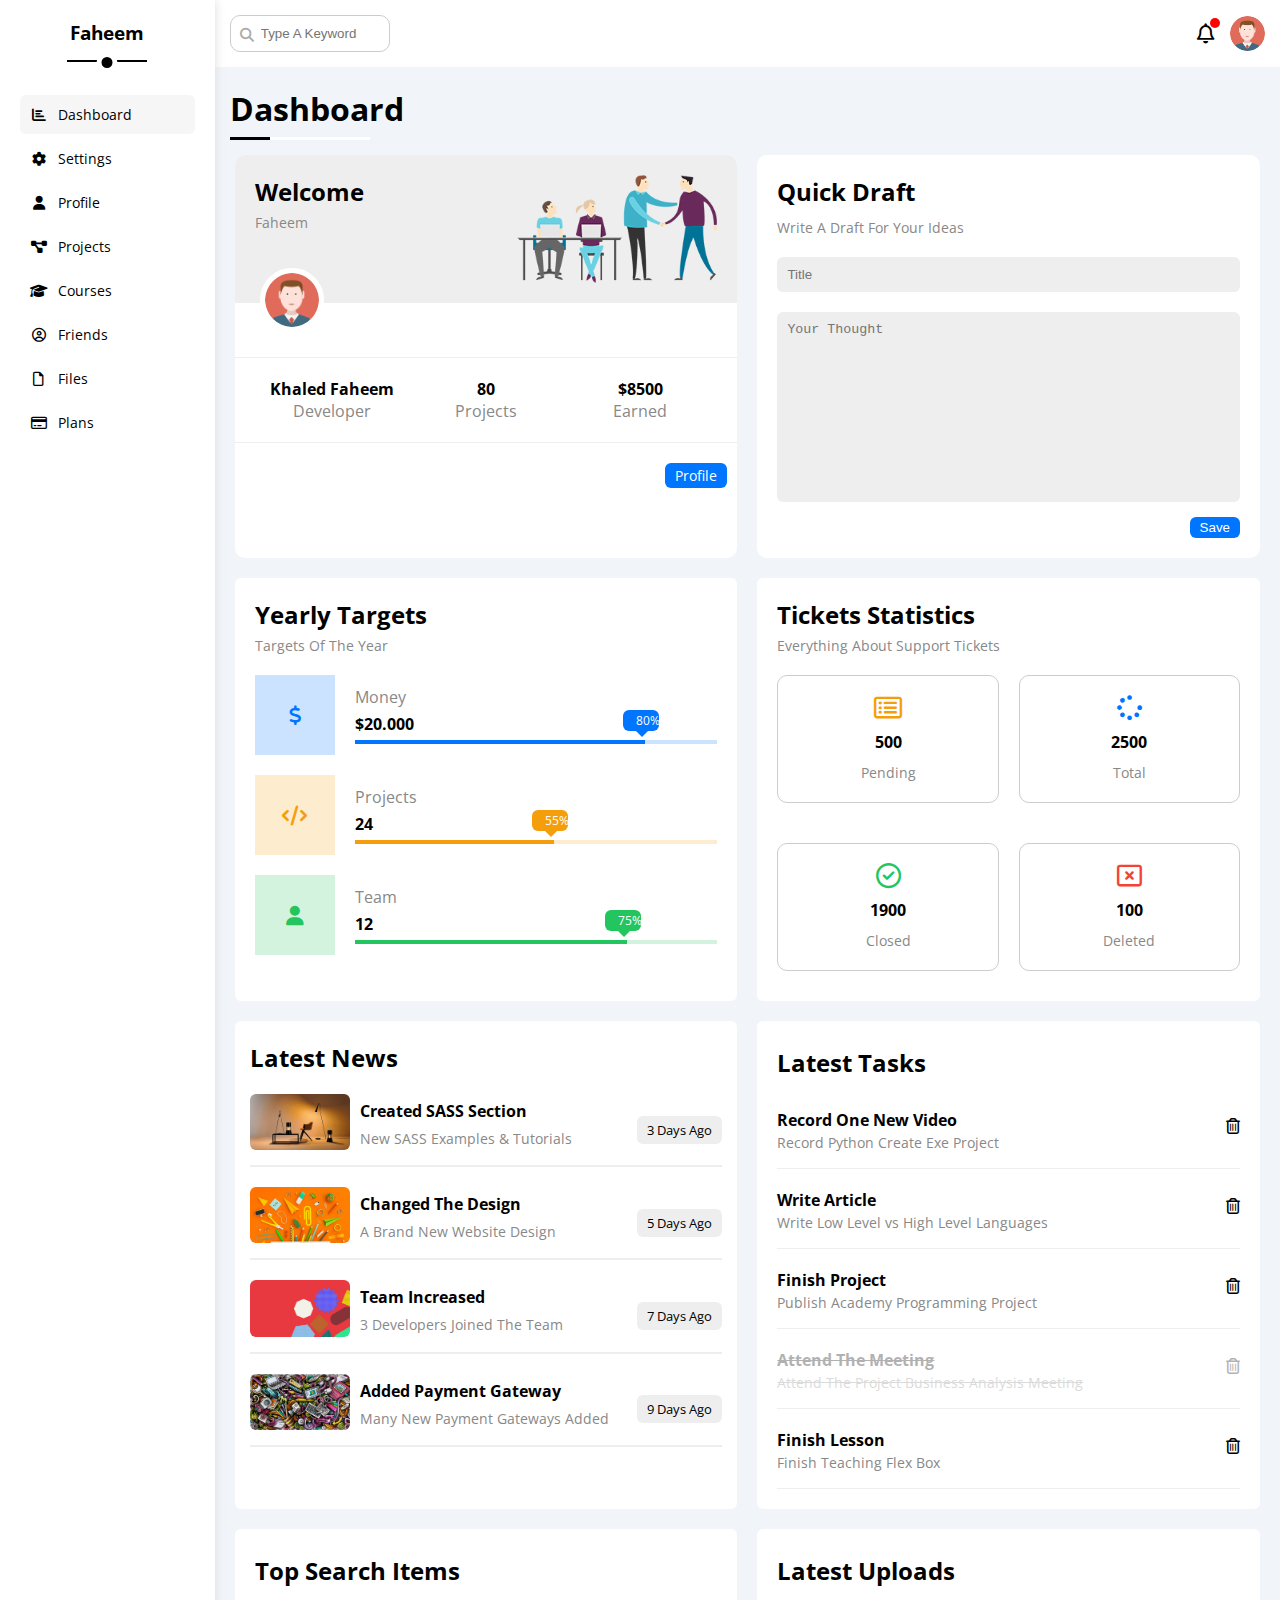
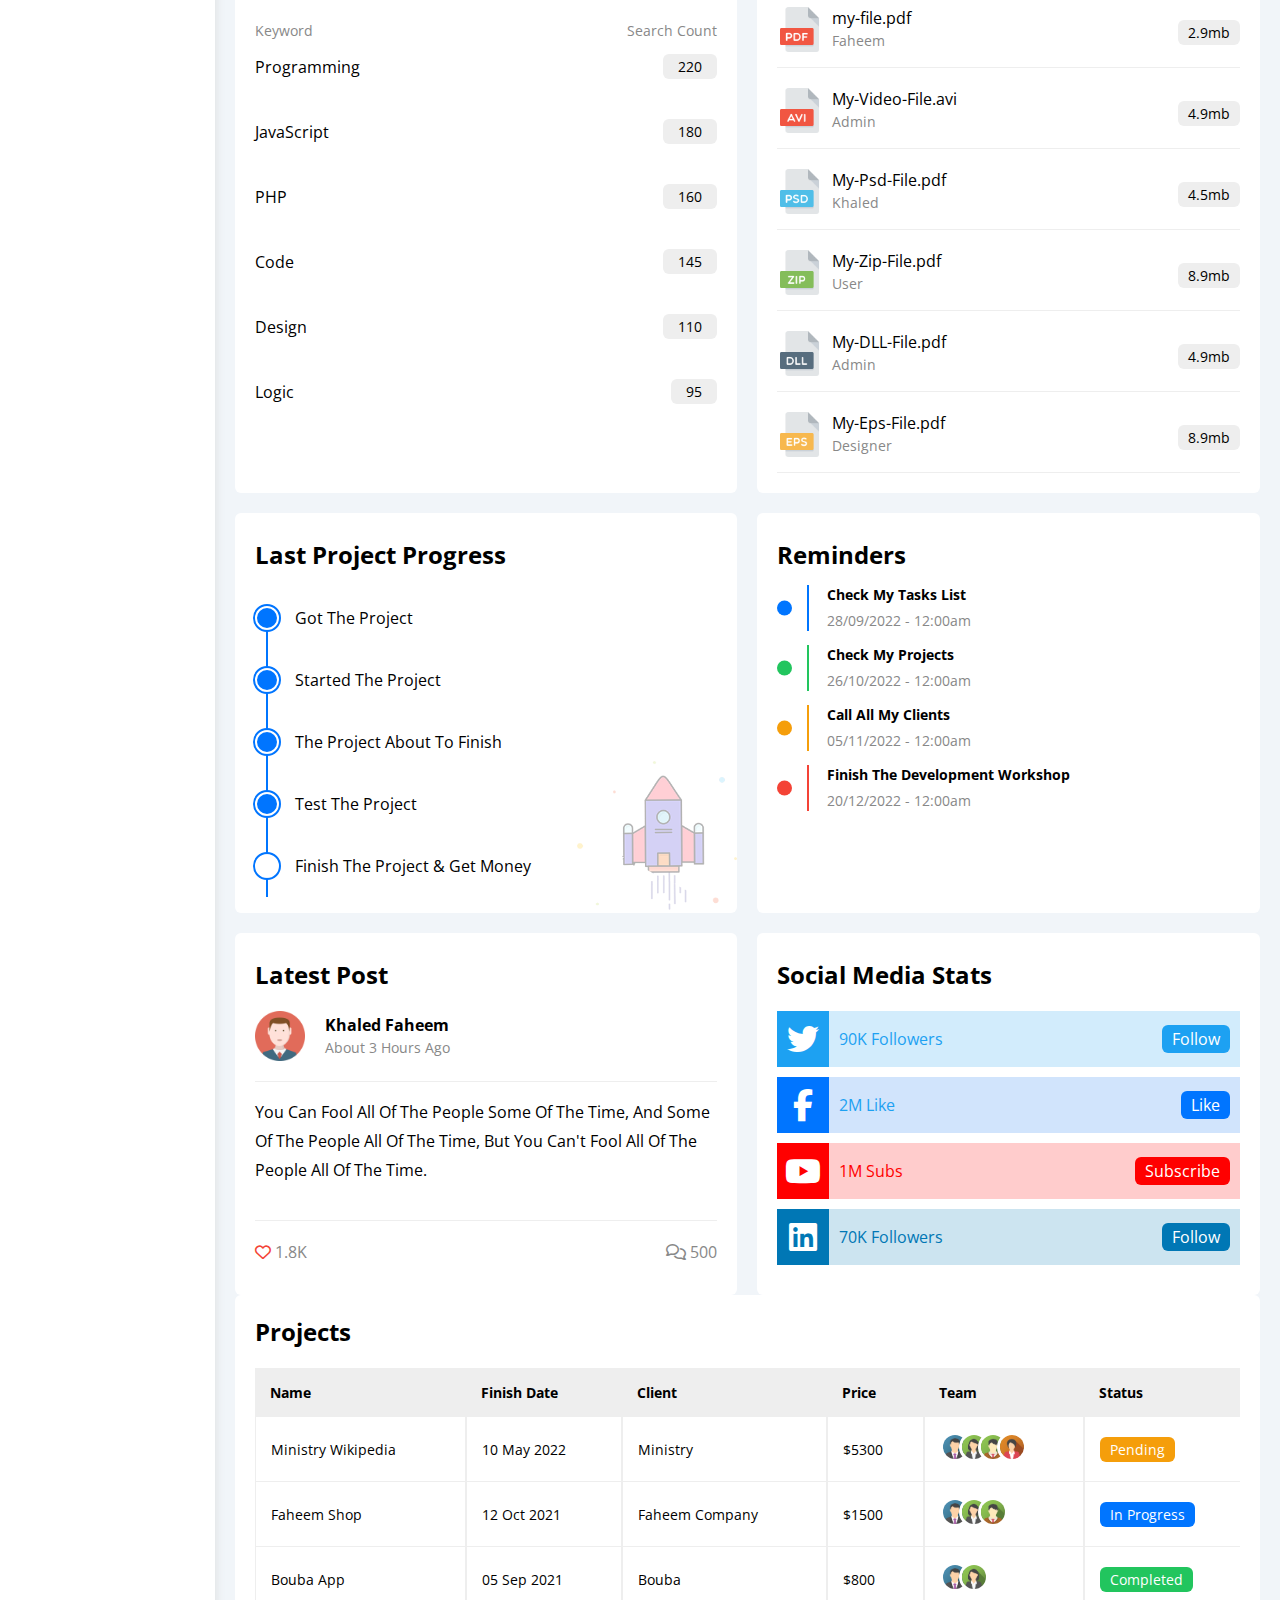
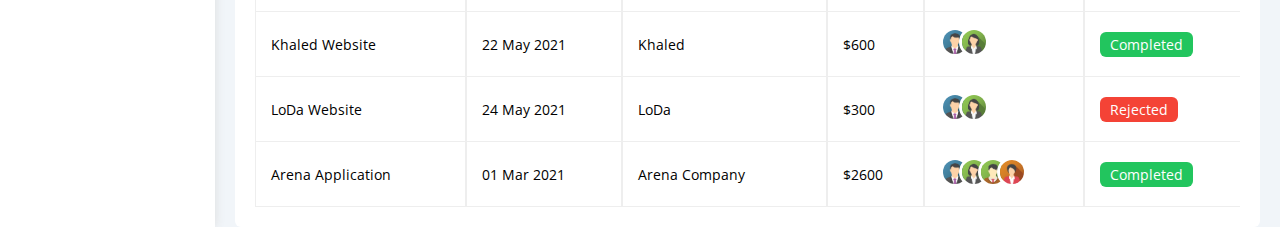
<file: index.html>
<!DOCTYPE html>
<html lang="en">
  <head>
    <meta charset="UTF-8" />
    <meta name="viewport" content="width=device-width, initial-scale=1.0" />
    <title>Dashboard</title>
    <link rel="stylesheet" href="/css/frameWork.css" />
    <link rel="stylesheet" href="/css/main.css" />
    <link
      rel="stylesheet"
      href="https://cdnjs.cloudflare.com/ajax/libs/font-awesome/6.5.1/css/all.min.css"
    />
    <link rel="preconnect" href="https://fonts.googleapis.com" />
    <link rel="preconnect" href="https://fonts.gstatic.com" crossorigin />
    <link
      href="https://fonts.googleapis.com/css2?family=Open+Sans:ital,wght@0,300..800;1,300..800&display=swap"
      rel="stylesheet"
    />
  </head>
  <body>
    <div class="page d-flex">
      <div class="sidebar p-20 bg-white p-relative show">
        <h3 class="tcenter p-relative mtop-0">Faheem</h3>
        <ul>
          <li>
            <a
              class="active d-flex align-center p-10 color-black fs-14 rad-6"
              href="/index.html"
            >
              <i class="fa-solid fa-chart-bar fa-fw"></i>
              <span>Dashboard</span>
            </a>
          </li>
          <li>
            <a
              class="d-flex align-center p-10 color-black fs-14 rad-6"
              href="./Html/setting.html"
            >
              <i class="fa-solid fa-gear fa-fw"></i>
              <span>Settings</span>
            </a>
          </li>
          <li>
            <a
              class="d-flex align-center p-10 color-black fs-14 rad-6"
              href="./Html/profile.html"
            >
              <i class="fa-solid fa-user fa-fw"></i>
              <span>Profile</span>
            </a>
          </li>
          <li>
            <a
              class="d-flex align-center p-10 color-black fs-14 rad-6"
              href="./Html/projects.html"
            >
              <i class="fa-solid fa-diagram-project fa-fw"></i>
              <span>Projects</span>
            </a>
          </li>
          <li>
            <a
              class="d-flex align-center p-10 color-black fs-14 rad-6"
              href="./Html/courses.html"
            >
              <i class="fa-solid fa-graduation-cap fa-fw"></i>
              <span>Courses</span>
            </a>
          </li>
          <li>
            <a
              class="d-flex align-center p-10 color-black fs-14 rad-6"
              href="./Html/friends.html"
            >
              <i class="fa-regular fa-circle-user fa-fw"></i>
              <span>Friends</span>
            </a>
          </li>
          <li>
            <a
              class="d-flex align-center p-10 color-black fs-14 rad-6"
              href="./Html/files.html"
            >
              <i class="fa-regular fa-file fa-fw"></i>
              <span>Files</span>
            </a>
          </li>
          <li>
            <a
              class="d-flex align-center p-10 color-black fs-14 rad-6"
              href="./Html/plans.html"
            >
              <i class="fa-regular fa-credit-card fa-fw"></i>
              <span>Plans</span>
            </a>
          </li>
        </ul>
      </div>
      <div class="content w-full">
        <!-- start head -->
        <div class="head bg-white p-15 between-flex">
          <div class="search p-relative">
            <input class="p-10" type="search" placeholder="Type A Keyword" />
          </div>
          <div class="icons d-flex align-center">
            <i class="fa-solid fa-bars fa-lg"></i>
            <span class="notification p-relative">
              <i class="fa-regular fa-bell fa-lg"></i>
            </span>
            <img src="/Imgs/avatar.png" alt="" />
          </div>
        </div>
        <!-- end head -->
        <h1 class="p-relative">Dashboard</h1>
        <div class="wrapper d-grid gap-20">
          <!-- start welcome -->
          <div class="welcome bg-white rad-10 txt-c-mobile block-mobile">
            <div class="intro d-flex space-between p-20 bg-eee">
              <div>
                <h2 class="m-0">Welcome</h2>
                <p class="c-grey mtop-5 fs-14">Faheem</p>
              </div>
              <img src="/Imgs/welcome.png" alt="" />
            </div>
            <img class="avatar" src="/Imgs/avatar.png" alt="" />
            <div
              class="body tcenter d-flex p-20 mtop-10 mbottom-20 block-mobile"
            >
              <div>
                <span>Khaled Faheem</span>
                <span class="c-grey">Developer</span>
              </div>
              <div>
                <span>80</span>
                <span class="c-grey">Projects</span>
              </div>
              <div>
                <span>$8500 </span>
                <span class="c-grey">Earned</span>
              </div>
            </div>
            <a
              class="visit-profile btn-shape bg-blue c-white fs-14 d-block"
              href="/Html/profile.html"
              >Profile</a
            >
          </div>
          <!-- end welcome -->

          <!-- start quick-draft-->
          <div class="quick-draft p-20 bg-white rad-10">
            <h2 class="mtop-0 mbottom-10">Quick Draft</h2>
            <p class="mtop-0 mbottom-20 c-grey fs-14">
              <!-- start quick-draft-->
              Write A Draft For Your Ideas
            </p>
            <form>
              <input
                class="d-block w-full mbottom-20 p-10 rad-6 bg-eee"
                type="text"
                placeholder="Title"
              />
              <textarea
                class="w-full bg-eee p-10 rad-6 mbottom-10"
                placeholder="Your Thought"
              ></textarea>
            </form>
            <input
              class="save btn-shape bg-blue c-white d-block"
              type="submit"
              value="Save"
            />
          </div>
          <!-- end quick-draft-->

          <!-- start Yearly Targets -->
          <div class="yearly-targets p-20 bg-white rad-6">
            <h2 class="m-0 mbottom-5">Yearly Targets</h2>
            <p class="m-0 mtop-5 mbottom-20 fs-14 c-grey">
              Targets Of The Year
            </p>
            <div class="card mbottom-20 d-flex align-center gap-20">
              <div class="icon money center-flex">
                <i class="fa-solid fa-dollar-sign fa-lg c-blue"></i>
              </div>
              <div class="details">
                <span class="c-grey d-block mbottom-5">Money</span>
                <span>$20.000 </span>
                <div class="progress mtop-5">
                  <span
                    class="bar p-relative blue width-80 bg-blue"
                    width-progress="80%"
                  ></span>
                  <span class="bgunder-blue"></span>
                </div>
              </div>
            </div>
            <div class="card mbottom-20 d-flex align-center gap-20">
              <div class="icon projects center-flex">
                <i class="fa-solid fa-code fa-lg c-orange"></i>
              </div>
              <div class="details">
                <span class="c-grey d-block mbottom-5">Projects</span>
                <span>24 </span>
                <div class="progress mtop-5">
                  <span
                    class="bar p-relative orange bg-orange width-55"
                    width-progress="55%"
                  >
                  </span>
                  <span class="bgunder-orange"></span>
                </div>
              </div>
            </div>
            <div class="card mbottom-20 d-flex align-center gap-20">
              <div class="icon team center-flex">
                <i class="fa-solid fa-user fa-lg c-green"></i>
              </div>
              <div class="details">
                <span class="c-grey d-block mbottom-5">Team</span>
                <span>12 </span>
                <div class="progress mtop-5">
                  <span
                    class="bar p-relative green bg-green width-75"
                    width-progress="75%"
                  >
                  </span>
                  <span class="bgunder-green"></span>
                </div>
              </div>
            </div>
          </div>
          <!-- end Yearly Targets -->

          <!-- start Tickets Statistics -->
          <div class="tickets-statistics bg-white p-20 rad-6">
            <h2 class="m-0">Tickets Statistics</h2>
            <p class="m-0 mtop-5 c-grey fs-14">
              Everything About Support Tickets
            </p>
            <div class="holder">
              <div class="box d-flex p-20 rad-10">
                <i
                  class="fa-regular fa-rectangle-list fa-2x mb-10 c-orange"
                ></i>
                <span class="d-block f-bold">500</span>
                <span class="fs-14 c-grey">Pending</span>
              </div>
              <div class="box d-flex p-20 rad-10">
                <i class="fa-solid fa-spinner fa-2x mb-10 c-blue"></i>
                <span class="f-bold">2500</span>
                <span class="fs-14 c-grey">Total</span>
              </div>
              <div class="box d-flex p-20 rad-10">
                <i class="fa-regular fa-circle-check fa-2x mb-10 c-green"></i>
                <span class="f-bold">1900</span>
                <span class="fs-14 c-grey">Closed</span>
              </div>
              <div class="box d-flex p-20 rad-10">
                <i class="fa-regular fa-rectangle-xmark fa-2x mb-10 c-red"></i>
                <span class="f-bold">100</span>
                <span class="fs-14 c-grey">Deleted</span>
              </div>
            </div>
          </div>
          <!-- end Tickets Statistics -->

          <!-- start Latest News -->
          <div class="latest-news p-15 bg-white rad-6">
            <h2 class="m-0 mtop-5 mbottom-20">Latest News</h2>
            <div class="container between-flex mtop-10">
              <div class="card d-flex align-center mbottom-10">
                <div class="img">
                  <img class="rad-6" src="/Imgs/news-01.png" />
                </div>
                <div class="info">
                  <p class="m-0 mbottom-5">Created SASS Section</p>
                  <span class="fs-14 c-grey"
                    >New SASS Examples & Tutorials
                  </span>
                </div>
              </div>
              <div class="days bg-eee rad-6 fs-14">3 Days Ago</div>
            </div>
            <div class="container between-flex mtop-10">
              <div class="card d-flex align-center mbottom-10">
                <div class="img">
                  <img class="rad-6" src="/Imgs/news-02.png" />
                </div>
                <div class="info">
                  <p class="m-0 mbottom-5">Changed The Design</p>
                  <span class="fs-14 c-grey">A Brand New Website Design </span>
                </div>
              </div>
              <div class="days bg-eee rad-6 fs-14">5 Days Ago</div>
            </div>
            <div class="container between-flex mtop-10">
              <div class="card d-flex align-center mbottom-10">
                <div class="img">
                  <img class="rad-6" src="/Imgs/news-03.png" />
                </div>
                <div class="info">
                  <p class="m-0 mbottom-5">Team Increased</p>
                  <span class="fs-14 c-grey"
                    >3 Developers Joined The Team
                  </span>
                </div>
              </div>
              <div class="days bg-eee rad-6 fs-14">7 Days Ago</div>
            </div>
            <div class="container between-flex mtop-10">
              <div class="card d-flex align-center mbottom-10">
                <div class="img">
                  <img class="rad-6" src="/Imgs/news-04.png" />
                </div>
                <div class="info">
                  <p class="m-0 mbottom-5">Added Payment Gateway</p>
                  <span class="fs-14 c-grey"
                    >Many New Payment Gateways Added
                  </span>
                </div>
              </div>
              <div class="days bg-eee rad-6 fs-14">9 Days Ago</div>
            </div>
          </div>
          <!-- end Latest News -->

          <!-- start Latest Tasks -->
          <div class="latest-tasks bg-white rad-6 p-20">
            <h2 class="m-0 mtop-5 mbottom-10">Latest Tasks</h2>
            <div class="task-raw d-flex between-flex">
              <div class="info">
                <p class="f-bold m-0 mtop-10">Record One New Video</p>
                <span class="c-grey fs-14"
                  >Record Python Create Exe Project
                </span>
              </div>
              <i class="fa-regular fa-trash-can delete"></i>
            </div>
            <div class="task-raw d-flex between-flex">
              <div class="info">
                <p class="f-bold m-0 mtop-10">Write Article</p>
                <span class="c-grey fs-14"
                  >Write Low Level vs High Level Languages
                </span>
              </div>
              <i class="fa-regular fa-trash-can delete"></i>
            </div>
            <div class="task-raw d-flex between-flex">
              <div class="info">
                <p class="f-bold m-0 mtop-10">Finish Project</p>
                <span class="c-grey fs-14"
                  >Publish Academy Programming Project
                </span>
              </div>
              <i class="fa-regular fa-trash-can delete"></i>
            </div>
            <div class="task-raw d-flex between-flex done">
              <div class="info">
                <p class="f-bold m-0 mtop-10">Attend The Meeting</p>
                <span class="c-grey fs-14"
                  >Attend The Project Business Analysis Meeting
                </span>
              </div>
              <i class="fa-regular fa-trash-can delete"></i>
            </div>
            <div class="task-raw d-flex between-flex">
              <div class="info">
                <p class="f-bold m-0 mtop-10">Finish Lesson</p>
                <span class="c-grey fs-14">Finish Teaching Flex Box </span>
              </div>
              <i class="fa-regular fa-trash-can delete"></i>
            </div>
          </div>
          <!-- end Latest Tasks -->

          <!-- start Top Search Items -->
          <div class="search-items bg-white rad-6 p-20">
            <h2 class="m-0 mtop-5">Top Search Items</h2>
            <div class="items-head d-flex between-flex">
              <p class="fs-14 c-grey">Keyword</p>
              <span class="fs-14 c-grey">Search Count </span>
            </div>
            <div class="items-body d-flex between-flex mbottom-20">
              <span>Programming </span>
              <span class="fs-14 rad-6">220</span>
            </div>
            <div class="items-body d-flex between-flex mbottom-20">
              <span>JavaScript </span>
              <span class="fs-14 rad-6">180</span>
            </div>
            <div class="items-body d-flex between-flex mbottom-20">
              <span>PHP </span>
              <span class="fs-14 rad-6">160</span>
            </div>
            <div class="items-body d-flex between-flex mbottom-20">
              <span>Code </span>
              <span class="fs-14 rad-6">145</span>
            </div>
            <div class="items-body d-flex between-flex mbottom-20">
              <span>Design </span>
              <span class="fs-14 rad-6">110</span>
            </div>
            <div class="items-body d-flex between-flex mbottom-20">
              <span>Logic </span>
              <span class="fs-14 rad-6">95</span>
            </div>
          </div>
          <!-- end Top Search Items -->

          <!-- start Latest Uploads -->
          <div class="latest-uploads bg-white p-20 rad-6">
            <h2 class="m-0 mtop-5">Latest Uploads</h2>
            <div class="container d-flex between-flex mtop-10">
              <div class="info d-flex gap-10">
                <div class="img">
                  <img src="/Imgs/pdf.png" alt="" />
                </div>
                <div class="text">
                  <p class="m-0">my-file.pdf</p>
                  <span class="c-grey fs-14">Faheem</span>
                </div>
              </div>
              <div class="fs-14 rad-6 mega">2.9mb</div>
            </div>
            <div class="container d-flex between-flex mtop-10">
              <div class="info d-flex gap-10">
                <div class="img">
                  <img src="/Imgs/avi.png" alt="" />
                </div>
                <div class="text">
                  <p class="m-0">My-Video-File.avi</p>
                  <span class="c-grey fs-14">Admin</span>
                </div>
              </div>
              <div class="fs-14 rad-6 mega">4.9mb</div>
            </div>
            <div class="container d-flex between-flex mtop-10">
              <div class="info d-flex gap-10">
                <div class="img">
                  <img src="/Imgs/psd.png" alt="" />
                </div>
                <div class="text">
                  <p class="m-0">My-Psd-File.pdf</p>
                  <span class="c-grey fs-14">Khaled</span>
                </div>
              </div>
              <div class="fs-14 rad-6 mega">4.5mb</div>
            </div>
            <div class="container d-flex between-flex mtop-10">
              <div class="info d-flex gap-10">
                <div class="img">
                  <img src="/Imgs/zip.png" alt="" />
                </div>
                <div class="text">
                  <p class="m-0">My-Zip-File.pdf</p>
                  <span class="c-grey fs-14">User</span>
                </div>
              </div>
              <div class="fs-14 rad-6 mega">8.9mb</div>
            </div>
            <div class="container d-flex between-flex mtop-10">
              <div class="info d-flex gap-10">
                <div class="img">
                  <img src="/Imgs/dll.png" alt="" />
                </div>
                <div class="text">
                  <p class="m-0">My-DLL-File.pdf</p>
                  <span class="c-grey fs-14">Admin</span>
                </div>
              </div>
              <div class="fs-14 rad-6 mega">4.9mb</div>
            </div>
            <div class="container d-flex between-flex mtop-10">
              <div class="info d-flex gap-10">
                <div class="img">
                  <img src="/Imgs/eps.png" alt="" />
                </div>
                <div class="text">
                  <p class="m-0">My-Eps-File.pdf</p>
                  <span class="c-grey fs-14">Designer</span>
                </div>
              </div>
              <div class="fs-14 rad-6 mega">8.9mb</div>
            </div>
          </div>
          <!-- end Latest Uploads -->

          <!-- start Last Project Progress -->
          <div class="project-progress p-relative p-20 rad-6 bg-white">
            <h2 class="m-0 mtop-5">Last Project Progress</h2>
            <ul class="progress p-relative ptop-20">
              <li class="mtop-25 p-relative d-flex align-center done">
                Got The Project
              </li>
              <li class="mtop-40 p-relative d-flex align-center done">
                Started The Project
              </li>
              <li class="mtop-40 p-relative d-flex align-center done">
                The Project About To Finish
              </li>
              <li class="mtop-40 p-relative d-flex align-center current">
                Test The Project
              </li>
              <li class="mtop-40 p-relative d-flex align-center">
                Finish The Project & Get Money
              </li>
            </ul>
            <img src="/Imgs/project.png" alt="" />
          </div>
          <!-- end Last Project Progress -->

          <!-- start Reminders -->
          <div class="reminders bg-white p-20 rad-6">
            <h2 class="m-0 mtop-5">Reminders</h2>
            <div class="p-relative one">
              <p class="mbottom-5 fs-14 f-bold">Check My Tasks List</p>
              <span class="c-grey fs-14">28/09/2022 - 12:00am </span>
            </div>
            <div class="p-relative two">
              <p class="mbottom-5 fs-14 f-bold">Check My Projects</p>
              <span class="c-grey fs-14">26/10/2022 - 12:00am </span>
            </div>
            <div class="p-relative three">
              <p class="mbottom-5 fs-14 f-bold">Call All My Clients</p>
              <span class="c-grey fs-14">05/11/2022 - 12:00am </span>
            </div>
            <div class="p-relative four">
              <p class="mbottom-5 fs-14 f-bold">
                Finish The Development Workshop
              </p>
              <span class="c-grey fs-14">20/12/2022 - 12:00am </span>
            </div>
          </div>
          <!-- end Reminders -->

          <!-- start Latest Post -->
          <div class="latest-post bg-white rad-6 p-20">
            <h2 class="m-0 mtop-5 mbottom-20">Latest Post</h2>
            <div class="holder d-flex align-center gap-10">
              <img src="/Imgs/avatar.png" alt="" />
              <div class="info">
                <h4 class="m-0">Khaled Faheem</h4>
                <span class="c-grey fs-14">About 3 Hours Ago </span>
              </div>
            </div>
            <div class="content txt-c-mobile">
              <p>
                You Can Fool All Of The People Some Of The Time, And Some Of The
                People All Of The Time, But You Can't Fool All Of The People All
                Of The Time.
              </p>
            </div>

            <div class="post-stats d-flex between-flex c-grey">
              <div>
                <i class="fa-regular fa-heart c-red"></i>
                <span>1.8K</span>
              </div>
              <div>
                <i class="fa-regular fa-comments"></i>
                <span>500</span>
              </div>
            </div>
          </div>
          <!-- end Latest Post -->

          <!-- start Social Media Stats -->
          <div class="social-media bg-white rad-6 p-20">
            <h2 class="m-0 mtop-5 mbottom-20">Social Media Stats</h2>
            <div class="box twitter between-flex p-relative gap-10 mbottom-10">
              <i class="fa-brands fa-twitter fa-2x c-white"></i>
              <div class="holder between-flex">
                <span>90K Followers</span>
                <a href="#" class="btn-shape bg-blue c-white">Follow</a>
              </div>
            </div>
            <div class="box facebook between-flex p-relative gap-10 mbottom-10">
              <i class="fa-brands fa-facebook-f fa-2x c-white"></i>
              <div class="holder between-flex">
                <span>2M Like </span>
                <a href="#" class="btn-shape bg-blue c-white">Like</a>
              </div>
            </div>
            <div class="box youtube between-flex p-relative gap-10 mbottom-10">
              <i class="fa-brands fa-youtube fa-2x c-white"></i>
              <div class="holder between-flex">
                <span>1M Subs </span>
                <a href="#" class="btn-shape bg-red c-white">Subscribe</a>
              </div>
            </div>
            <div class="box linkedin between-flex p-relative gap-10 mbottom-10">
              <i class="fa-brands fa-linkedin fa-2x c-white"></i>
              <div class="holder between-flex">
                <span>70K Followers </span>
                <a href="#" class="btn-shape bg-blue c-white">Follow</a>
              </div>
            </div>
          </div>
          <!-- end Social Media Stats -->
        </div>
        <!-- start Projects -->
        <div class="projects bg-white rad-6 p-20 m-20">
          <h2 class="m-0 mbottom-20">Projects</h2>
          <div class="table-responsive">
            <table class="w-full fs-14">
              <thead>
                <tr>
                  <td>Name</td>
                  <td>Finish Date</td>
                  <td>Client</td>
                  <td>Price</td>
                  <td>Team</td>
                  <td>Status</td>
                </tr>
              </thead>
              <tbody>
                <tr>
                  <td>Ministry Wikipedia</td>
                  <td>10 May 2022</td>
                  <td>Ministry</td>
                  <td>$5300</td>
                  <td class="team">
                    <img src="/Imgs/team-01.png" alt="" />
                    <img src="/Imgs/team-02.png" alt="" />
                    <img src="/Imgs/team-03.png" alt="" />
                    <img src="/Imgs/team-04.png" alt="" />
                  </td>
                  <td>
                    <span class="bg-orange btn-shape c-white">Pending</span>
                  </td>
                </tr>
                <tr>
                  <td>Faheem Shop</td>
                  <td>12 Oct 2021</td>
                  <td>Faheem Company</td>
                  <td>$1500</td>
                  <td class="team">
                    <img src="/Imgs/team-01.png" alt="" />
                    <img src="/Imgs/team-02.png" alt="" />
                    <img src="/Imgs/team-03.png" alt="" />
                  </td>
                  <td>
                    <span class="bg-blue btn-shape c-white">In Progress </span>
                  </td>
                </tr>
                <tr>
                  <td>Bouba App</td>
                  <td>05 Sep 2021</td>
                  <td>Bouba</td>
                  <td>$800</td>
                  <td class="team">
                    <img src="/Imgs/team-01.png" alt="" />
                    <img src="/Imgs/team-02.png" alt="" />
                  </td>
                  <td>
                    <span class="bg-green btn-shape c-white">Completed </span>
                  </td>
                </tr>
                <tr>
                  <td>Khaled Website</td>
                  <td>22 May 2021</td>
                  <td>Khaled</td>
                  <td>$600</td>
                  <td class="team">
                    <img src="/Imgs/team-01.png" alt="" />
                    <img src="/Imgs/team-02.png" alt="" />
                  </td>
                  <td>
                    <span class="bg-green btn-shape c-white">Completed </span>
                  </td>
                </tr>
                <tr>
                  <td>LoDa Website</td>
                  <td>24 May 2021</td>
                  <td>LoDa</td>
                  <td>$300</td>
                  <td class="team">
                    <img src="/Imgs/team-01.png" alt="" />
                    <img src="/Imgs/team-02.png" alt="" />
                  </td>
                  <td>
                    <span class="bg-red btn-shape c-white">Rejected</span>
                  </td>
                </tr>
                <tr>
                  <td>Arena Application</td>
                  <td>01 Mar 2021</td>
                  <td>Arena Company</td>
                  <td>$2600</td>
                  <td class="team">
                    <img src="/Imgs/team-01.png" alt="" />
                    <img src="/Imgs/team-02.png" alt="" />
                    <img src="/Imgs/team-03.png" alt="" />
                    <img src="/Imgs/team-04.png" alt="" />
                  </td>
                  <td>
                    <span class="bg-green btn-shape c-white">Completed</span>
                  </td>
                </tr>
              </tbody>
            </table>
          </div>
          <!-- end Projects -->
        </div>
      </div>
    </div>
    <script src="/JavaScript/main.Js"></script>
  </body>
</html>
</file>
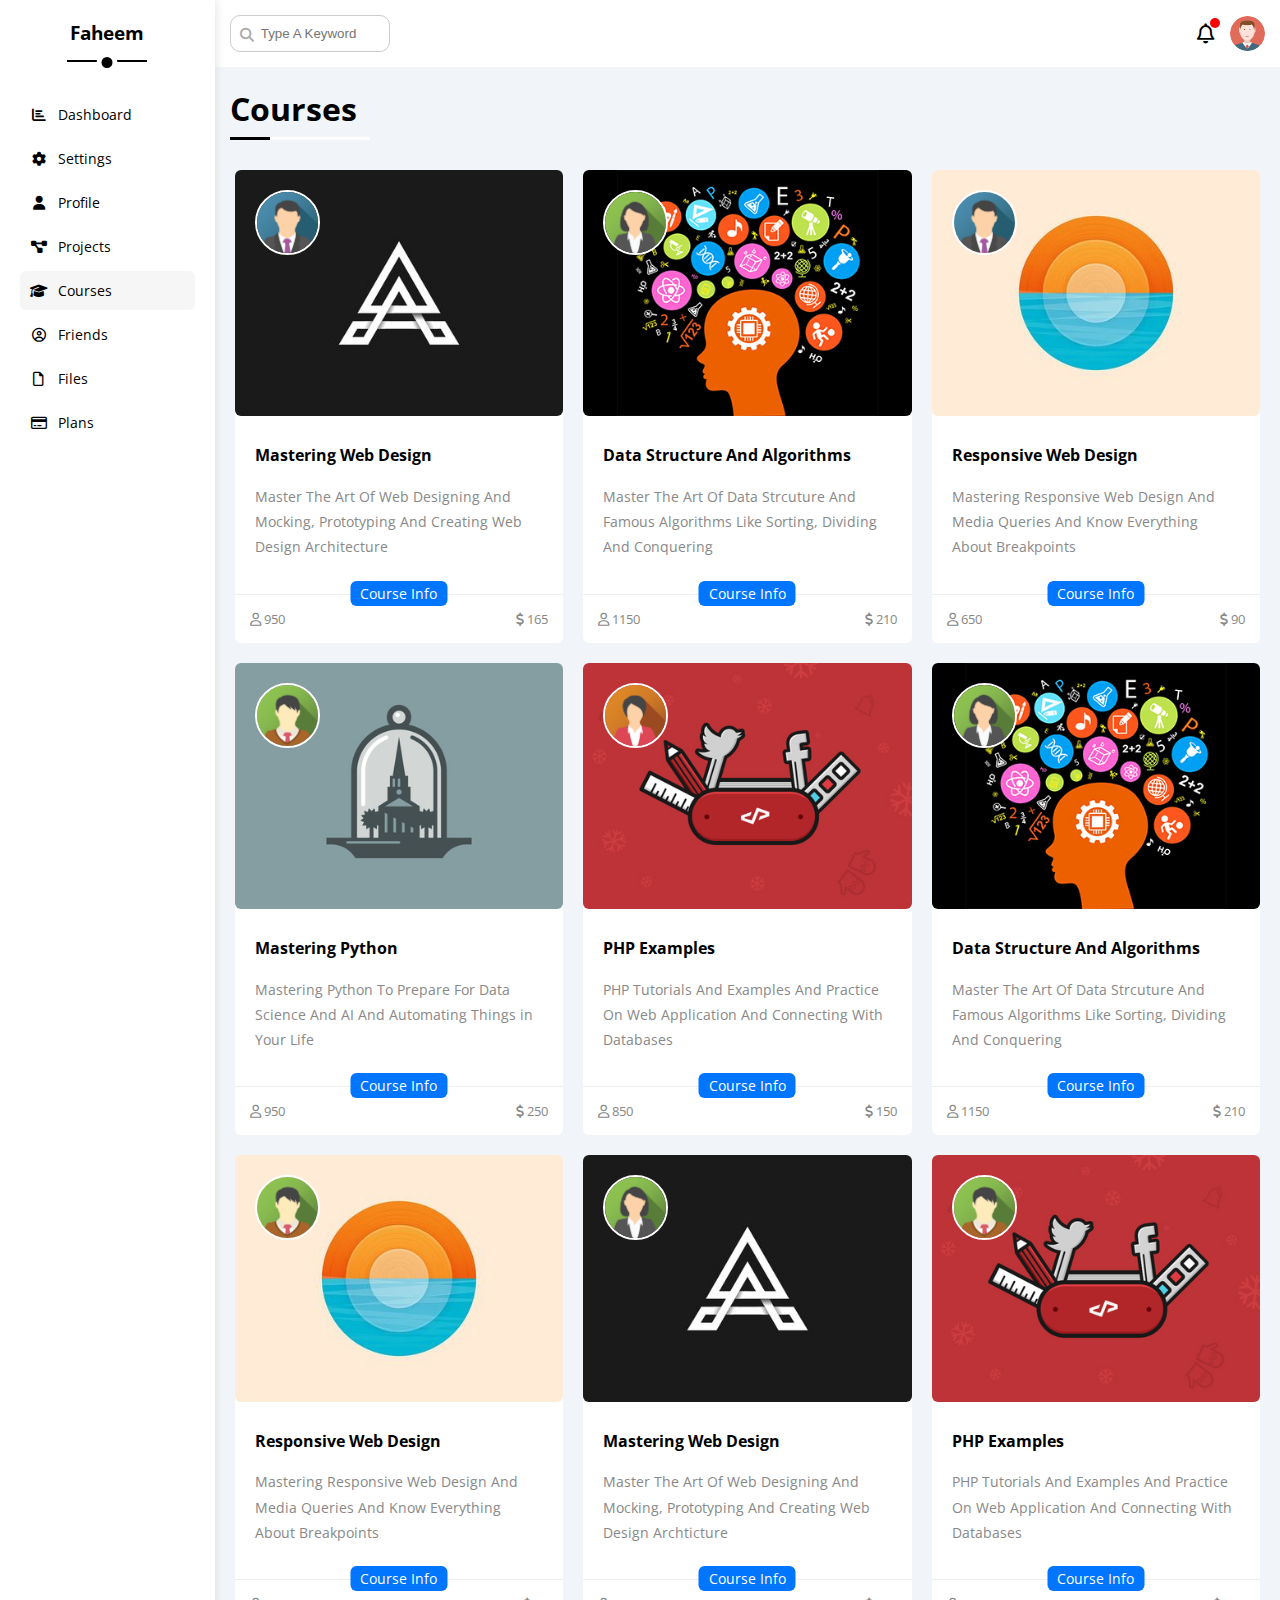
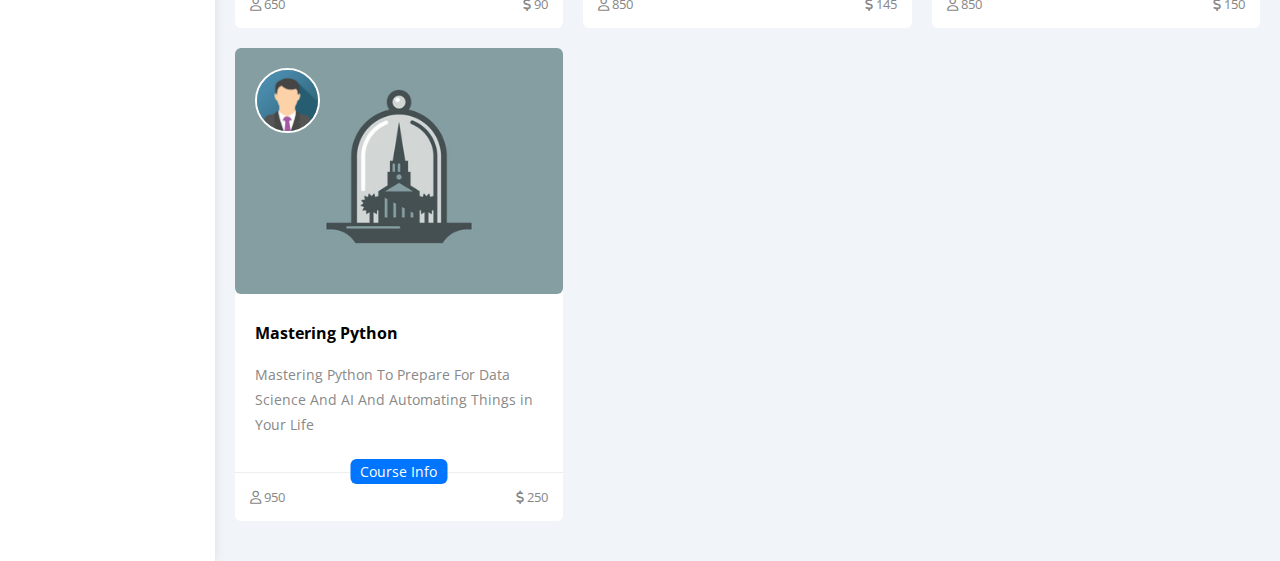
<file: Html/courses.html>
<!DOCTYPE html>
<html lang="en">
  <head>
    <meta charset="UTF-8" />
    <meta name="viewport" content="width=device-width, initial-scale=1.0" />
    <title>Courses</title>
    <link rel="stylesheet" href="/css/frameWork.css" />
    <link rel="stylesheet" href="/css/main.css" />
    <link
      rel="stylesheet"
      href="https://cdnjs.cloudflare.com/ajax/libs/font-awesome/6.5.1/css/all.min.css"
    />
    <link rel="preconnect" href="https://fonts.googleapis.com" />
    <link rel="preconnect" href="https://fonts.gstatic.com" crossorigin />
    <link
      href="https://fonts.googleapis.com/css2?family=Open+Sans:ital,wght@0,300..800;1,300..800&display=swap"
      rel="stylesheet"
    />
  </head>
  <body>
    <div class="page d-flex">
      <div class="sidebar p-20 bg-white p-relative show">
        <h3 class="tcenter p-relative mtop-0">Faheem</h3>
        <ul>
          <li>
            <a
              class="d-flex align-center p-10 color-black fs-14 rad-6"
              href="/index.html"
            >
              <i class="fa-solid fa-chart-bar fa-fw"></i>
              <span>Dashboard</span>
            </a>
          </li>
          <li>
            <a
              class="d-flex align-center p-10 color-black fs-14 rad-6"
              href="setting.html"
            >
              <i class="fa-solid fa-gear fa-fw"></i>
              <span>Settings</span>
            </a>
          </li>
          <li>
            <a
              class="d-flex align-center p-10 color-black fs-14 rad-6"
              href="profile.html"
            >
              <i class="fa-solid fa-user fa-fw"></i>
              <span>Profile</span>
            </a>
          </li>
          <li>
            <a
              class="d-flex align-center p-10 color-black fs-14 rad-6"
              href="projects.html"
            >
              <i class="fa-solid fa-diagram-project fa-fw"></i>
              <span>Projects</span>
            </a>
          </li>
          <li>
            <a
              class="active d-flex align-center p-10 color-black fs-14 rad-6"
              href="courses.html"
            >
              <i class="fa-solid fa-graduation-cap fa-fw"></i>
              <span>Courses</span>
            </a>
          </li>
          <li>
            <a
              class="d-flex align-center p-10 color-black fs-14 rad-6"
              href="friends.html"
            >
              <i class="fa-regular fa-circle-user fa-fw"></i>
              <span>Friends</span>
            </a>
          </li>
          <li>
            <a
              class="d-flex align-center p-10 color-black fs-14 rad-6"
              href="files.html"
            >
              <i class="fa-regular fa-file fa-fw"></i>
              <span>Files</span>
            </a>
          </li>
          <li>
            <a
              class="d-flex align-center p-10 color-black fs-14 rad-6"
              href="plans.html"
            >
              <i class="fa-regular fa-credit-card fa-fw"></i>
              <span>Plans</span>
            </a>
          </li>
        </ul>
      </div>
      <div class="content w-full">
        <!-- start head -->
        <div class="head bg-white p-15 between-flex">
          <div class="search p-relative">
            <input class="p-10" type="search" placeholder="Type A Keyword" />
          </div>
          <div class="icons d-flex align-center">
            <i class="fa-solid fa-bars fa-lg"></i>
            <span class="notification p-relative">
              <i class="fa-regular fa-bell fa-lg"></i>
            </span>
            <img src="/Imgs/avatar.png" alt="" />
          </div>
        </div>
        <!-- end head -->
        <!-- start Courses -->
        <h1 class="p-relative">Courses</h1>
        <!-- end Courses -->
        <div class="courses d-grid gap-20">
          <div class="course bg-white rad-6 p-relative">
            <img class="cover rad-6" src="/Imgs/course-01.jpg" alt="" />
            <img class="avatar" src="/Imgs/team-01.png" alt="" />
            <div class="text-course p-20">
              <h4 class="m-0">Mastering Web Design</h4>
              <p class="c-grey fs-14">
                Master The Art Of Web Designing And Mocking, Prototyping And
                Creating Web Design Architecture
              </p>
            </div>
            <div class="footer-course d-flex between-flex p-15 p-relative">
              <div class="c-grey fs-13">
                <i class="fa-regular fa-user"></i>
                <span>950</span>
              </div>
              <span class="button btn-shape bg-blue c-white fs-14"
                >Course Info
              </span>
              <div class="c-grey fs-13">
                <i class="fa-solid fa-dollar-sign"></i>
                <span>165</span>
              </div>
            </div>
          </div>
          <div class="course bg-white rad-6 p-relative">
            <img class="cover rad-6" src="/Imgs/course-02.jpg" alt="" />
            <img class="avatar" src="/Imgs/team-02.png" alt="" />
            <div class="text-course p-20">
              <h4 class="m-0">Data Structure And Algorithms</h4>
              <p class="c-grey fs-14">
                Master The Art Of Data Strcuture And Famous Algorithms Like
                Sorting, Dividing And Conquering
              </p>
            </div>
            <div class="footer-course d-flex between-flex p-15 p-relative">
              <div class="c-grey fs-13">
                <i class="fa-regular fa-user"></i>
                <span>1150</span>
              </div>
              <span class="button btn-shape bg-blue c-white fs-14"
                >Course Info
              </span>
              <div class="c-grey fs-13">
                <i class="fa-solid fa-dollar-sign"></i>
                <span>210</span>
              </div>
            </div>
          </div>
          <div class="course bg-white rad-6 p-relative">
            <img class="cover rad-6" src="/Imgs/course-03.jpg" alt="" />
            <img class="avatar" src="/Imgs/team-01.png" alt="" />
            <div class="text-course p-20">
              <h4 class="m-0">Responsive Web Design</h4>
              <p class="c-grey fs-14">
                Mastering Responsive Web Design And Media Queries And Know
                Everything About Breakpoints
              </p>
            </div>
            <div class="footer-course d-flex between-flex p-15 p-relative">
              <div class="c-grey fs-13">
                <i class="fa-regular fa-user"></i>
                <span>650</span>
              </div>
              <span class="button btn-shape bg-blue c-white fs-14"
                >Course Info
              </span>
              <div class="c-grey fs-13">
                <i class="fa-solid fa-dollar-sign"></i>
                <span>90</span>
              </div>
            </div>
          </div>
          <div class="course bg-white rad-6 p-relative">
            <img class="cover rad-6" src="/Imgs/course-04.jpg" alt="" />
            <img class="avatar" src="/Imgs/team-03.png" alt="" />
            <div class="text-course p-20">
              <h4 class="m-0">Mastering Python</h4>
              <p class="c-grey fs-14">
                Mastering Python To Prepare For Data Science And AI And
                Automating Things in Your Life
              </p>
            </div>
            <div class="footer-course d-flex between-flex p-15 p-relative">
              <div class="c-grey fs-13">
                <i class="fa-regular fa-user"></i>
                <span>950</span>
              </div>
              <span class="button btn-shape bg-blue c-white fs-14"
                >Course Info
              </span>
              <div class="c-grey fs-13">
                <i class="fa-solid fa-dollar-sign"></i>
                <span>250</span>
              </div>
            </div>
          </div>
          <div class="course bg-white rad-6 p-relative">
            <img class="cover rad-6" src="/Imgs/course-05.jpg" alt="" />
            <img class="avatar" src="/Imgs/team-04.png" alt="" />
            <div class="text-course p-20">
              <h4 class="m-0">PHP Examples</h4>
              <p class="c-grey fs-14">
                PHP Tutorials And Examples And Practice On Web Application And
                Connecting With Databases
              </p>
            </div>
            <div class="footer-course d-flex between-flex p-15 p-relative">
              <div class="c-grey fs-13">
                <i class="fa-regular fa-user"></i>
                <span>850</span>
              </div>
              <span class="button btn-shape bg-blue c-white fs-14"
                >Course Info
              </span>
              <div class="c-grey fs-13">
                <i class="fa-solid fa-dollar-sign"></i>
                <span>150</span>
              </div>
            </div>
          </div>
          <div class="course bg-white rad-6 p-relative">
            <img class="cover rad-6" src="/Imgs/course-02.jpg" alt="" />
            <img class="avatar" src="/Imgs/team-02.png" alt="" />
            <div class="text-course p-20">
              <h4 class="m-0">Data Structure And Algorithms</h4>
              <p class="c-grey fs-14">
                Master The Art Of Data Strcuture And Famous Algorithms Like
                Sorting, Dividing And Conquering
              </p>
            </div>
            <div class="footer-course d-flex between-flex p-15 p-relative">
              <div class="c-grey fs-13">
                <i class="fa-regular fa-user"></i>
                <span> 1150 </span>
              </div>
              <span class="button btn-shape bg-blue c-white fs-14"
                >Course Info
              </span>
              <div class="c-grey fs-13">
                <i class="fa-solid fa-dollar-sign"></i>
                <span>210</span>
              </div>
            </div>
          </div>
          <div class="course bg-white rad-6 p-relative">
            <img class="cover rad-6" src="/Imgs/course-03.jpg" alt="" />
            <img class="avatar" src="/Imgs/team-03.png" alt="" />
            <div class="text-course p-20">
              <h4 class="m-0">Responsive Web Design</h4>
              <p class="c-grey fs-14">
                Mastering Responsive Web Design And Media Queries And Know
                Everything About Breakpoints
              </p>
            </div>
            <div class="footer-course d-flex between-flex p-15 p-relative">
              <div class="c-grey fs-13">
                <i class="fa-regular fa-user"></i>
                <span> 650 </span>
              </div>
              <span class="button btn-shape bg-blue c-white fs-14"
                >Course Info
              </span>
              <div class="c-grey fs-13">
                <i class="fa-solid fa-dollar-sign"></i>
                <span> 90 </span>
              </div>
            </div>
          </div>
          <div class="course bg-white rad-6 p-relative">
            <img class="cover rad-6" src="/Imgs/course-01.jpg" alt="" />
            <img class="avatar" src="/Imgs/team-02.png" alt="" />
            <div class="text-course p-20">
              <h4 class="m-0">Mastering Web Design</h4>
              <p class="c-grey fs-14">
                Master The Art Of Web Designing And Mocking, Prototyping And
                Creating Web Design Archticture
              </p>
            </div>
            <div class="footer-course d-flex between-flex p-15 p-relative">
              <div class="c-grey fs-13">
                <i class="fa-regular fa-user"></i>
                <span> 850 </span>
              </div>
              <span class="button btn-shape bg-blue c-white fs-14"
                >Course Info
              </span>
              <div class="c-grey fs-13">
                <i class="fa-solid fa-dollar-sign"></i>
                <span> 145 </span>
              </div>
            </div>
          </div>
          <div class="course bg-white rad-6 p-relative">
            <img class="cover rad-6" src="/Imgs/course-05.jpg" alt="" />
            <img class="avatar" src="/Imgs/team-03.png" alt="" />
            <div class="text-course p-20">
              <h4 class="m-0">PHP Examples</h4>
              <p class="c-grey fs-14">
                PHP Tutorials And Examples And Practice On Web Application And
                Connecting With Databases
              </p>
            </div>
            <div class="footer-course d-flex between-flex p-15 p-relative">
              <div class="c-grey fs-13">
                <i class="fa-regular fa-user"></i>
                <span> 850 </span>
              </div>
              <span class="button btn-shape bg-blue c-white fs-14"
                >Course Info
              </span>
              <div class="c-grey fs-13">
                <i class="fa-solid fa-dollar-sign"></i>
                <span> 150 </span>
              </div>
            </div>
          </div>
          <div class="course bg-white rad-6 p-relative">
            <img class="cover rad-6" src="/Imgs/course-04.jpg" alt="" />
            <img class="avatar" src="/Imgs/team-01.png" alt="" />
            <div class="text-course p-20">
              <h4 class="m-0">Mastering Python</h4>
              <p class="c-grey fs-14">
                Mastering Python To Prepare For Data Science And AI And
                Automating Things in Your Life
              </p>
            </div>
            <div class="footer-course d-flex between-flex p-15 p-relative">
              <div class="c-grey fs-13">
                <i class="fa-regular fa-user"></i>
                <span> 950 </span>
              </div>
              <span class="button btn-shape bg-blue c-white fs-14"
                >Course Info
              </span>
              <div class="c-grey fs-13">
                <i class="fa-solid fa-dollar-sign"></i>
                <span> 250 </span>
              </div>
            </div>
          </div>
        </div>
      </div>
    </div>
    <script src="/JavaScript/main.Js"></script>
  </body>
</html>
</file>
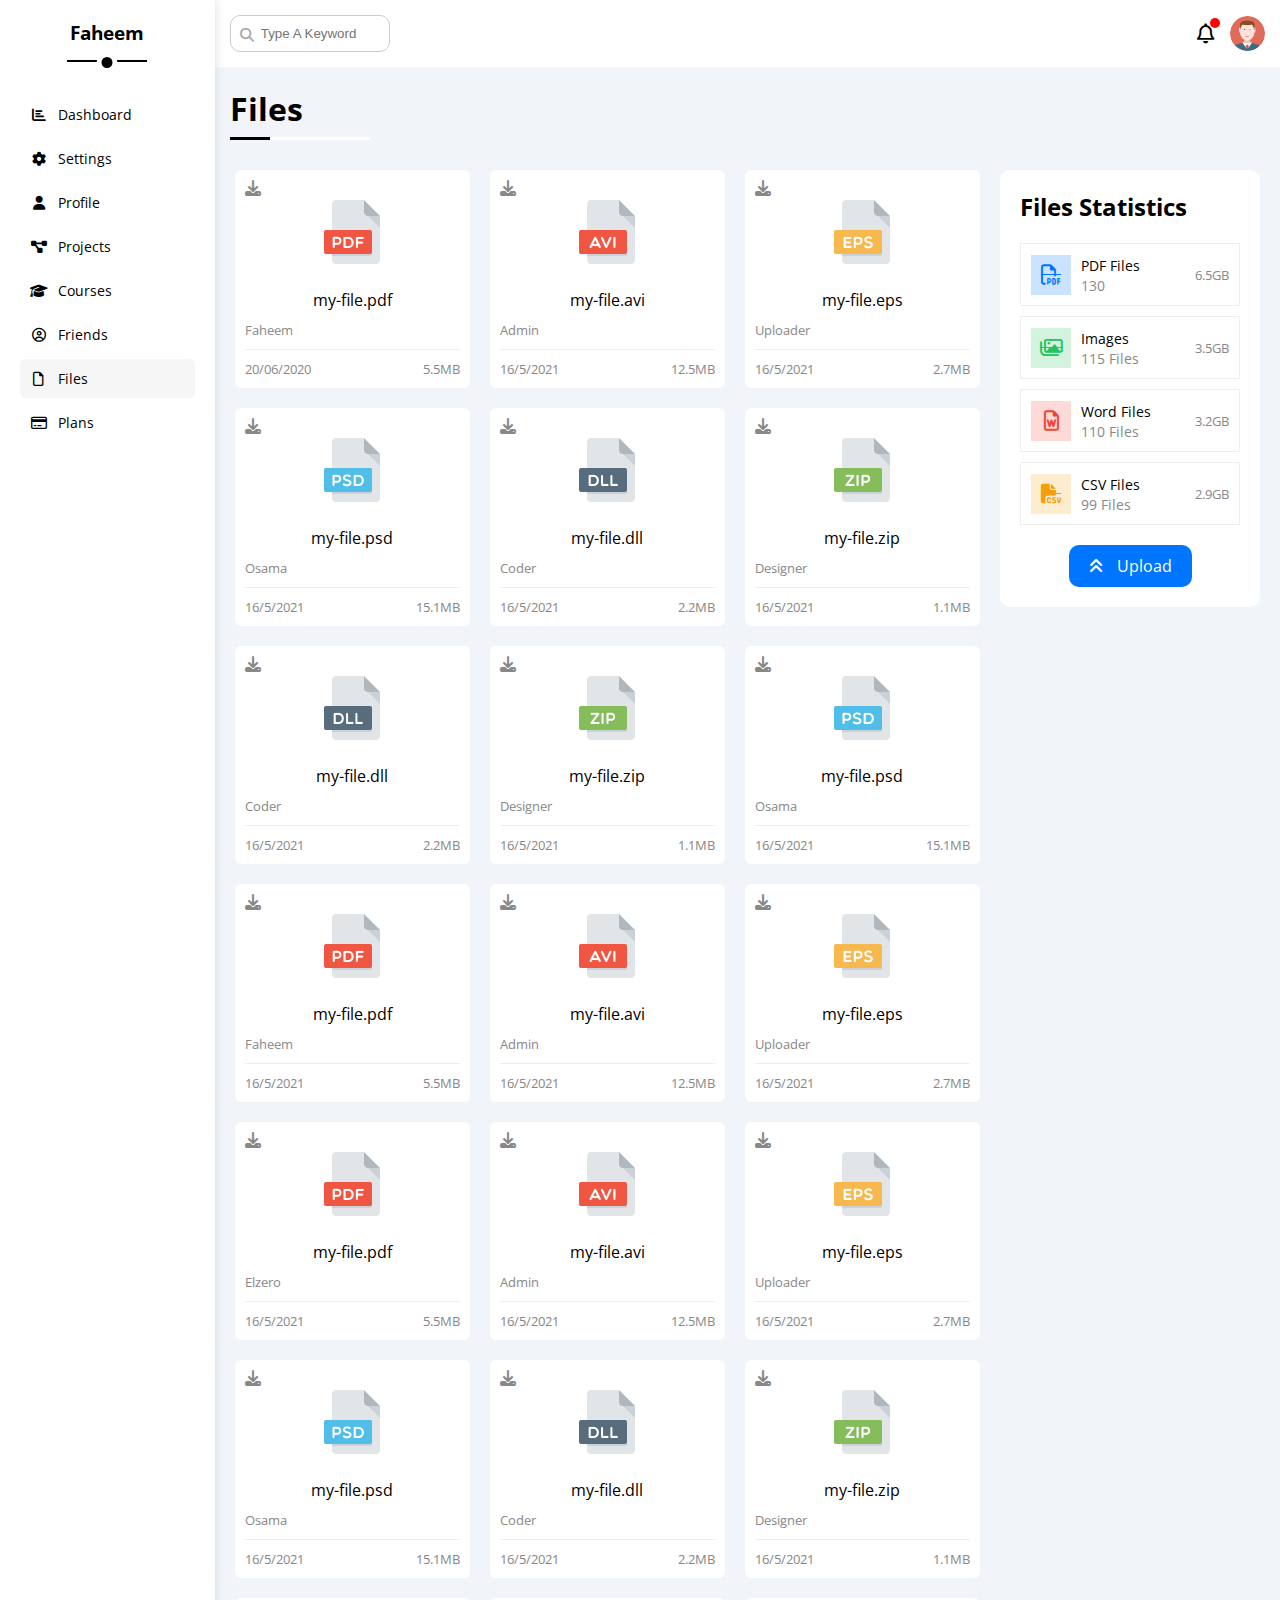
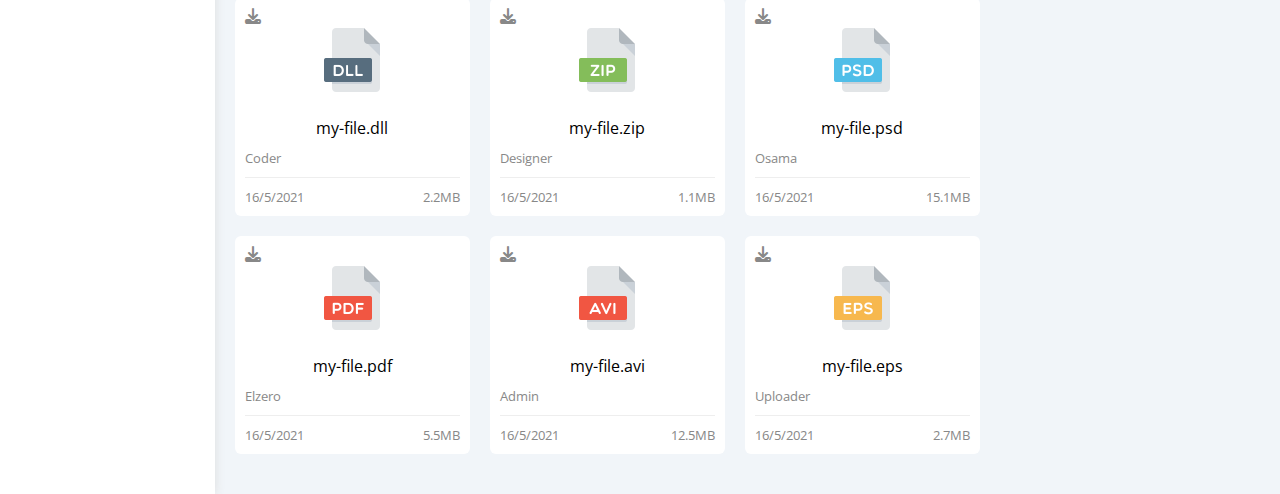
<file: Html/files.html>
<!DOCTYPE html>
<html lang="en">
  <head>
    <meta charset="UTF-8" />
    <meta name="viewport" content="width=device-width, initial-scale=1.0" />
    <title>Files</title>
    <link rel="stylesheet" href="/css/frameWork.css" />
    <link rel="stylesheet" href="/css/main.css" />
    <link
      rel="stylesheet"
      href="https://cdnjs.cloudflare.com/ajax/libs/font-awesome/6.5.1/css/all.min.css"
    />
    <link rel="preconnect" href="https://fonts.googleapis.com" />
    <link rel="preconnect" href="https://fonts.gstatic.com" crossorigin />
    <link
      href="https://fonts.googleapis.com/css2?family=Open+Sans:ital,wght@0,300..800;1,300..800&display=swap"
      rel="stylesheet"
    />
  </head>
  <body>
    <div class="page d-flex">
      <div class="sidebar p-20 bg-white p-relative show">
        <h3 class="tcenter p-relative mtop-0">Faheem</h3>
        <ul>
          <li>
            <a
              class="d-flex align-center p-10 color-black fs-14 rad-6"
              href="/index.html"
            >
              <i class="fa-solid fa-chart-bar fa-fw"></i>
              <span>Dashboard</span>
            </a>
          </li>
          <li>
            <a
              class="d-flex align-center p-10 color-black fs-14 rad-6"
              href="setting.html"
            >
              <i class="fa-solid fa-gear fa-fw"></i>
              <span>Settings</span>
            </a>
          </li>
          <li>
            <a
              class="d-flex align-center p-10 color-black fs-14 rad-6"
              href="profile.html"
            >
              <i class="fa-solid fa-user fa-fw"></i>
              <span>Profile</span>
            </a>
          </li>
          <li>
            <a
              class="d-flex align-center p-10 color-black fs-14 rad-6"
              href="projects.html"
            >
              <i class="fa-solid fa-diagram-project fa-fw"></i>
              <span>Projects</span>
            </a>
          </li>
          <li>
            <a
              class="d-flex align-center p-10 color-black fs-14 rad-6"
              href="courses.html"
            >
              <i class="fa-solid fa-graduation-cap fa-fw"></i>
              <span>Courses</span>
            </a>
          </li>
          <li>
            <a
              class="d-flex align-center p-10 color-black fs-14 rad-6"
              href="friends.html"
            >
              <i class="fa-regular fa-circle-user fa-fw"></i>
              <span>Friends</span>
            </a>
          </li>
          <li>
            <a
              class="active d-flex align-center p-10 color-black fs-14 rad-6"
              href="files.html"
            >
              <i class="fa-regular fa-file fa-fw"></i>
              <span>Files</span>
            </a>
          </li>
          <li>
            <a
              class="d-flex align-center p-10 color-black fs-14 rad-6"
              href="plans.html"
            >
              <i class="fa-regular fa-credit-card fa-fw"></i>
              <span>Plans</span>
            </a>
          </li>
        </ul>
      </div>
      <div class="content w-full">
        <!-- start head -->
        <div class="head bg-white p-15 between-flex">
          <div class="search p-relative">
            <input class="p-10" type="search" placeholder="Type A Keyword" />
          </div>
          <div class="icons d-flex align-center">
            <i class="fa-solid fa-bars fa-lg"></i>
            <span class="notification p-relative">
              <i class="fa-regular fa-bell fa-lg"></i>
            </span>
            <img src="/Imgs/avatar.png" alt="" />
          </div>
        </div>
        <!-- end head -->
        <!-- start Files -->
        <h1 class="p-relative">Files</h1>
        <div class="page-file d-flex gap-20">
          <div class="files-statistics bg-white rad-10 p-20">
            <h2 class="m-0 mbottom-20">Files Statistics</h2>
            <div class="box d-flex align-center">
              <i
                class="fa-regular fa-file-pdf fa-lg blue center-flex c-blue icon"
              ></i>
              <div class="info">
                <span>PDF Files </span>
                <span class="d-block">130</span>
              </div>
              <div class="size c-grey fs-13">6.5GB</div>
            </div>
            <div class="box d-flex align-center">
              <i
                class="fa-regular fa-images fa-lg green center-flex c-green icon"
              ></i>
              <div class="info">
                <span>Images </span>
                <span class="d-block">115 Files </span>
              </div>
              <div class="size c-grey fs-13">3.5GB</div>
            </div>
            <div class="box d-flex align-center">
              <i
                class="fa-regular fa-file-word fa-lg red center-flex c-red icon"
              ></i>
              <div class="info">
                <span>Word Files </span>
                <span class="d-block">110 Files </span>
              </div>
              <div class="size c-grey fs-13">3.2GB</div>
            </div>
            <div class="box d-flex align-center">
              <i
                class="fa-solid fa-file-csv fa-lg orange center-flex c-orange icon"
              ></i>
              <div class="info">
                <span>CSV Files </span>
                <span class="d-block">99 Files </span>
              </div>
              <div class="size c-grey fs-13">2.9GB</div>
            </div>
            <a class="bg-blue c-white d-block" href="#">
              <i class="fa-solid fa-angles-up mr-10"></i>
              Upload
            </a>
          </div>
          <div class="all-files d-grid gap-20">
            <div class="box bg-white rad-6 p-10 p-relative">
              <i class="fa-solid fa-download c-grey p-absolute"></i>
              <img src="/Imgs/pdf.png" alt="" />
              <div class="mbottom-10">my-file.pdf</div>
              <span class="d-block fs-13 c-grey mbottom-10">Faheem </span>
              <div class="footer-file d-flex between-flex ptop-10 c-grey fs-13">
                <span>20/06/2020 </span>
                <span class="size">5.5MB</span>
              </div>
            </div>
            <div class="box bg-white rad-6 p-10 p-relative">
              <i class="fa-solid fa-download c-grey p-absolute"></i>
              <img src="/Imgs/avi.png" alt="" />
              <div class="mbottom-10">my-file.avi</div>
              <span class="d-block fs-13 c-grey mbottom-10">Admin </span>
              <div class="footer-file d-flex between-flex ptop-10 c-grey fs-13">
                <span>16/5/2021 </span>
                <span class="size">12.5MB </span>
              </div>
            </div>
            <div class="box bg-white rad-6 p-10 p-relative">
              <i class="fa-solid fa-download c-grey p-absolute"></i>
              <img src="/Imgs/eps.png" alt="" />
              <div class="mbottom-10">my-file.eps</div>
              <span class="d-block fs-13 c-grey mbottom-10">Uploader </span>
              <div class="footer-file d-flex between-flex ptop-10 c-grey fs-13">
                <span>16/5/2021 </span>
                <span class="size">2.7MB </span>
              </div>
            </div>
            <div class="box bg-white rad-6 p-10 p-relative">
              <i class="fa-solid fa-download c-grey p-absolute"></i>
              <img src="/Imgs/psd.png" alt="" />
              <div class="mbottom-10">my-file.psd</div>
              <span class="d-block fs-13 c-grey mbottom-10">Osama </span>
              <div class="footer-file d-flex between-flex ptop-10 c-grey fs-13">
                <span>16/5/2021 </span>
                <span class="size">15.1MB </span>
              </div>
            </div>
            <div class="box bg-white rad-6 p-10 p-relative">
              <i class="fa-solid fa-download c-grey p-absolute"></i>
              <img src="/Imgs/dll.png" alt="" />
              <div class="mbottom-10">my-file.dll</div>
              <span class="d-block fs-13 c-grey mbottom-10">Coder </span>
              <div class="footer-file d-flex between-flex ptop-10 c-grey fs-13">
                <span>16/5/2021 </span>
                <span class="size">2.2MB </span>
              </div>
            </div>
            <div class="box bg-white rad-6 p-10 p-relative">
              <i class="fa-solid fa-download c-grey p-absolute"></i>
              <img src="/Imgs/zip.png" alt="" />
              <div class="mbottom-10">my-file.zip</div>
              <span class="d-block fs-13 c-grey mbottom-10">Designer </span>
              <div class="footer-file d-flex between-flex ptop-10 c-grey fs-13">
                <span>16/5/2021 </span>
                <span class="size">1.1MB </span>
              </div>
            </div>
            <div class="box bg-white rad-6 p-10 p-relative">
              <i class="fa-solid fa-download c-grey p-absolute"></i>
              <img src="/Imgs/dll.png" alt="" />
              <div class="mbottom-10">my-file.dll</div>
              <span class="d-block fs-13 c-grey mbottom-10">Coder </span>
              <div class="footer-file d-flex between-flex ptop-10 c-grey fs-13">
                <span>16/5/2021 </span>
                <span class="size">2.2MB </span>
              </div>
            </div>
            <div class="box bg-white rad-6 p-10 p-relative">
              <i class="fa-solid fa-download c-grey p-absolute"></i>
              <img src="/Imgs/zip.png" alt="" />
              <div class="mbottom-10">my-file.zip</div>
              <span class="d-block fs-13 c-grey mbottom-10">Designer </span>
              <div class="footer-file d-flex between-flex ptop-10 c-grey fs-13">
                <span>16/5/2021 </span>
                <span class="size">1.1MB </span>
              </div>
            </div>
            <div class="box bg-white rad-6 p-10 p-relative">
              <i class="fa-solid fa-download c-grey p-absolute"></i>
              <img src="/Imgs/psd.png" alt="" />
              <div class="mbottom-10">my-file.psd</div>
              <span class="d-block fs-13 c-grey mbottom-10">Osama </span>
              <div class="footer-file d-flex between-flex ptop-10 c-grey fs-13">
                <span>16/5/2021 </span>
                <span class="size">15.1MB </span>
              </div>
            </div>
            <div class="box bg-white rad-6 p-10 p-relative">
              <i class="fa-solid fa-download c-grey p-absolute"></i>
              <img src="/Imgs/pdf.png" alt="" />
              <div class="mbottom-10">my-file.pdf</div>
              <span class="d-block fs-13 c-grey mbottom-10">Faheem </span>
              <div class="footer-file d-flex between-flex ptop-10 c-grey fs-13">
                <span>16/5/2021 </span>
                <span class="size">5.5MB </span>
              </div>
            </div>
            <div class="box bg-white rad-6 p-10 p-relative">
              <i class="fa-solid fa-download c-grey p-absolute"></i>
              <img src="/Imgs/avi.png" alt="" />
              <div class="mbottom-10">my-file.avi</div>
              <span class="d-block fs-13 c-grey mbottom-10">Admin </span>
              <div class="footer-file d-flex between-flex ptop-10 c-grey fs-13">
                <span>16/5/2021 </span>
                <span class="size">12.5MB</span>
              </div>
            </div>
            <div class="box bg-white rad-6 p-10 p-relative">
              <i class="fa-solid fa-download c-grey p-absolute"></i>
              <img src="/Imgs/eps.png" alt="" />
              <div class="mbottom-10">my-file.eps</div>
              <span class="d-block fs-13 c-grey mbottom-10">Uploader </span>
              <div class="footer-file d-flex between-flex ptop-10 c-grey fs-13">
                <span>16/5/2021 </span>
                <span class="size">2.7MB</span>
              </div>
            </div>
            <div class="box bg-white rad-6 p-10 p-relative">
              <i class="fa-solid fa-download c-grey p-absolute"></i>
              <img src="/Imgs/pdf.png" alt="" />
              <div class="mbottom-10">my-file.pdf</div>
              <span class="d-block fs-13 c-grey mbottom-10">Elzero </span>
              <div class="footer-file d-flex between-flex ptop-10 c-grey fs-13">
                <span>16/5/2021 </span>
                <span class="size">5.5MB </span>
              </div>
            </div>
            <div class="box bg-white rad-6 p-10 p-relative">
              <i class="fa-solid fa-download c-grey p-absolute"></i>
              <img src="/Imgs/avi.png" alt="" />
              <div class="mbottom-10">my-file.avi</div>
              <span class="d-block fs-13 c-grey mbottom-10">Admin </span>
              <div class="footer-file d-flex between-flex ptop-10 c-grey fs-13">
                <span>16/5/2021 </span>
                <span class="size">12.5MB </span>
              </div>
            </div>
            <div class="box bg-white rad-6 p-10 p-relative">
              <i class="fa-solid fa-download c-grey p-absolute"></i>
              <img src="/Imgs/eps.png" alt="" />
              <div class="mbottom-10">my-file.eps</div>
              <span class="d-block fs-13 c-grey mbottom-10">Uploader </span>
              <div class="footer-file d-flex between-flex ptop-10 c-grey fs-13">
                <span>16/5/2021 </span>
                <span class="size">2.7MB </span>
              </div>
            </div>
            <div class="box bg-white rad-6 p-10 p-relative">
              <i class="fa-solid fa-download c-grey p-absolute"></i>
              <img src="/Imgs/psd.png" alt="" />
              <div class="mbottom-10">my-file.psd</div>
              <span class="d-block fs-13 c-grey mbottom-10">Osama </span>
              <div class="footer-file d-flex between-flex ptop-10 c-grey fs-13">
                <span>16/5/2021 </span>
                <span class="size">15.1MB </span>
              </div>
            </div>
            <div class="box bg-white rad-6 p-10 p-relative">
              <i class="fa-solid fa-download c-grey p-absolute"></i>
              <img src="/Imgs/dll.png" alt="" />
              <div class="mbottom-10">my-file.dll</div>
              <span class="d-block fs-13 c-grey mbottom-10">Coder </span>
              <div class="footer-file d-flex between-flex ptop-10 c-grey fs-13">
                <span>16/5/2021 </span>
                <span class="size">2.2MB</span>
              </div>
            </div>
            <div class="box bg-white rad-6 p-10 p-relative">
              <i class="fa-solid fa-download c-grey p-absolute"></i>
              <img src="/Imgs/zip.png" alt="" />
              <div class="mbottom-10">my-file.zip</div>
              <span class="d-block fs-13 c-grey mbottom-10">Designer </span>
              <div class="footer-file d-flex between-flex ptop-10 c-grey fs-13">
                <span>16/5/2021 </span>
                <span class="size">1.1MB </span>
              </div>
            </div>
            <div class="box bg-white rad-6 p-10 p-relative">
              <i class="fa-solid fa-download c-grey p-absolute"></i>
              <img src="/Imgs/dll.png" alt="" />
              <div class="mbottom-10">my-file.dll</div>
              <span class="d-block fs-13 c-grey mbottom-10">Coder </span>
              <div class="footer-file d-flex between-flex ptop-10 c-grey fs-13">
                <span>16/5/2021 </span>
                <span class="size">2.2MB </span>
              </div>
            </div>
            <div class="box bg-white rad-6 p-10 p-relative">
              <i class="fa-solid fa-download c-grey p-absolute"></i>
              <img src="/Imgs/zip.png" alt="" />
              <div class="mbottom-10">my-file.zip</div>
              <span class="d-block fs-13 c-grey mbottom-10">Designer </span>
              <div class="footer-file d-flex between-flex ptop-10 c-grey fs-13">
                <span>16/5/2021 </span>
                <span class="size">1.1MB </span>
              </div>
            </div>
            <div class="box bg-white rad-6 p-10 p-relative">
              <i class="fa-solid fa-download c-grey p-absolute"></i>
              <img src="/Imgs/psd.png" alt="" />
              <div class="mbottom-10">my-file.psd</div>
              <span class="d-block fs-13 c-grey mbottom-10">Osama </span>
              <div class="footer-file d-flex between-flex ptop-10 c-grey fs-13">
                <span>16/5/2021 </span>
                <span class="size">15.1MB </span>
              </div>
            </div>
            <div class="box bg-white rad-6 p-10 p-relative">
              <i class="fa-solid fa-download c-grey p-absolute"></i>
              <img src="/Imgs/pdf.png" alt="" />
              <div class="mbottom-10">my-file.pdf</div>
              <span class="d-block fs-13 c-grey mbottom-10">Elzero </span>
              <div class="footer-file d-flex between-flex ptop-10 c-grey fs-13">
                <span>16/5/2021 </span>
                <span class="size">5.5MB </span>
              </div>
            </div>
            <div class="box bg-white rad-6 p-10 p-relative">
              <i class="fa-solid fa-download c-grey p-absolute"></i>
              <img src="/Imgs/avi.png" alt="" />
              <div class="mbottom-10">my-file.avi</div>
              <span class="d-block fs-13 c-grey mbottom-10">Admin </span>
              <div class="footer-file d-flex between-flex ptop-10 c-grey fs-13">
                <span>16/5/2021 </span>
                <span class="size">12.5MB </span>
              </div>
            </div>
            <div class="box bg-white rad-6 p-10 p-relative">
              <i class="fa-solid fa-download c-grey p-absolute"></i>
              <img src="/Imgs/eps.png" alt="" />
              <div class="mbottom-10">my-file.eps</div>
              <span class="d-block fs-13 c-grey mbottom-10">Uploader </span>
              <div class="footer-file d-flex between-flex ptop-10 c-grey fs-13">
                <span>16/5/2021 </span>
                <span class="size">2.7MB </span>
              </div>
            </div>
          </div>
        </div>
        <!-- end Files -->
      </div>
    </div>
    <script src="/JavaScript/main.Js"></script>
  </body>
</html>
</file>
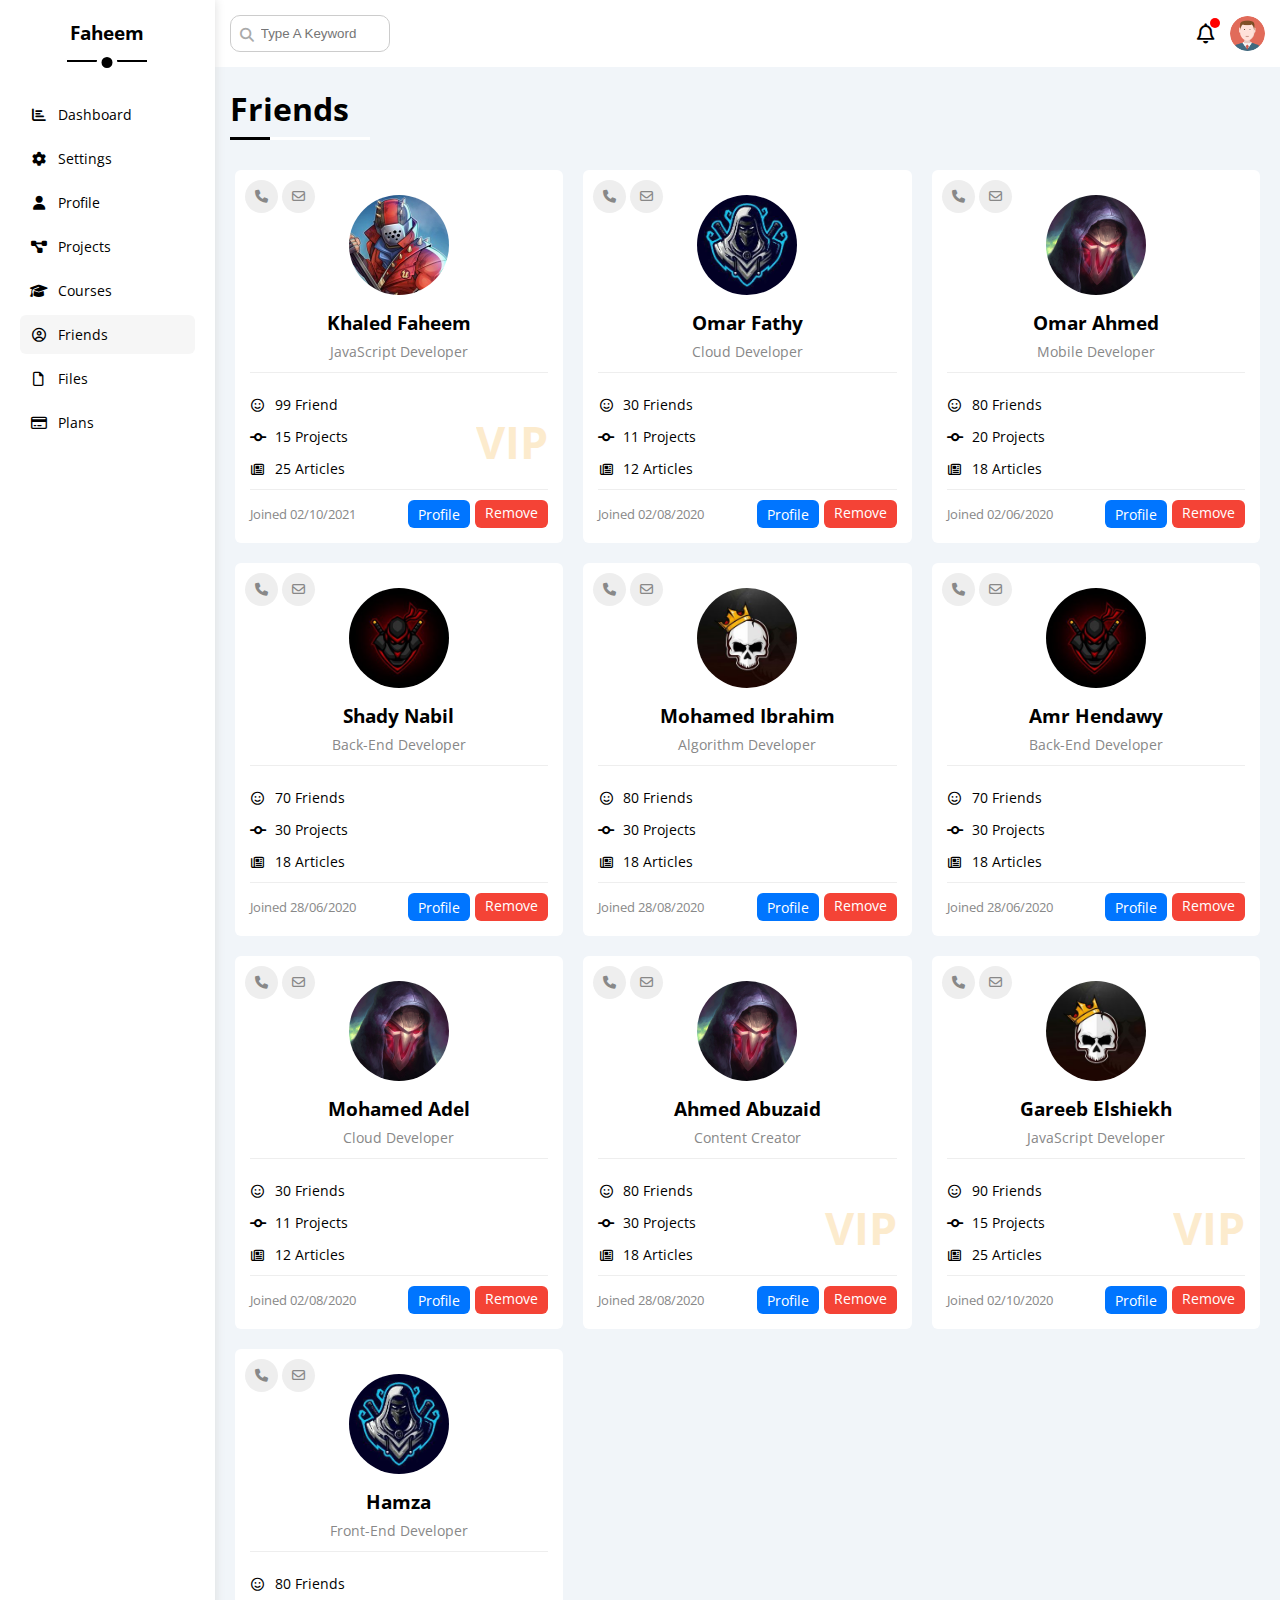
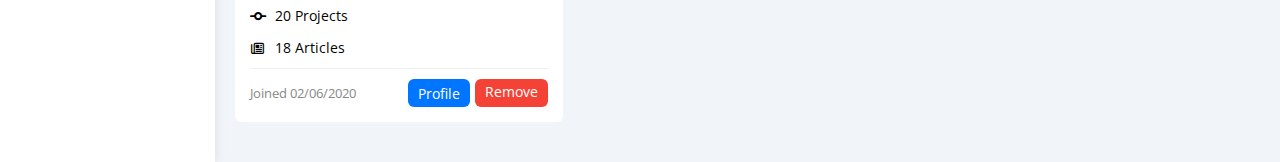
<file: Html/friends.html>
<!DOCTYPE html>
<html lang="en">
  <head>
    <meta charset="UTF-8" />
    <meta name="viewport" content="width=device-width, initial-scale=1.0" />
    <title>Friends</title>
    <link rel="stylesheet" href="/css/frameWork.css" />
    <link rel="stylesheet" href="/css/main.css" />
    <link
      rel="stylesheet"
      href="https://cdnjs.cloudflare.com/ajax/libs/font-awesome/6.5.1/css/all.min.css"
    />
    <link rel="preconnect" href="https://fonts.googleapis.com" />
    <link rel="preconnect" href="https://fonts.gstatic.com" crossorigin />
    <link
      href="https://fonts.googleapis.com/css2?family=Open+Sans:ital,wght@0,300..800;1,300..800&display=swap"
      rel="stylesheet"
    />
  </head>
  <body>
    <div class="page d-flex">
      <div class="sidebar p-20 bg-white p-relative show">
        <h3 class="tcenter p-relative mtop-0">Faheem</h3>
        <ul>
          <li>
            <a
              class="d-flex align-center p-10 color-black fs-14 rad-6"
              href="/index.html"
            >
              <i class="fa-solid fa-chart-bar fa-fw"></i>
              <span>Dashboard</span>
            </a>
          </li>
          <li>
            <a
              class="d-flex align-center p-10 color-black fs-14 rad-6"
              href="setting.html"
            >
              <i class="fa-solid fa-gear fa-fw"></i>
              <span>Settings</span>
            </a>
          </li>
          <li>
            <a
              class="d-flex align-center p-10 color-black fs-14 rad-6"
              href="profile.html"
            >
              <i class="fa-solid fa-user fa-fw"></i>
              <span>Profile</span>
            </a>
          </li>
          <li>
            <a
              class="d-flex align-center p-10 color-black fs-14 rad-6"
              href="projects.html"
            >
              <i class="fa-solid fa-diagram-project fa-fw"></i>
              <span>Projects</span>
            </a>
          </li>
          <li>
            <a
              class="d-flex align-center p-10 color-black fs-14 rad-6"
              href="courses.html"
            >
              <i class="fa-solid fa-graduation-cap fa-fw"></i>
              <span>Courses</span>
            </a>
          </li>
          <li>
            <a
              class="active d-flex align-center p-10 color-black fs-14 rad-6"
              href="friends.html"
            >
              <i class="fa-regular fa-circle-user fa-fw"></i>
              <span>Friends</span>
            </a>
          </li>
          <li>
            <a
              class="d-flex align-center p-10 color-black fs-14 rad-6"
              href="files.html"
            >
              <i class="fa-regular fa-file fa-fw"></i>
              <span>Files</span>
            </a>
          </li>
          <li>
            <a
              class="d-flex align-center p-10 color-black fs-14 rad-6"
              href="plans.html"
            >
              <i class="fa-regular fa-credit-card fa-fw"></i>
              <span>Plans</span>
            </a>
          </li>
        </ul>
      </div>
      <div class="content w-full">
        <!-- start head -->
        <div class="head bg-white p-15 between-flex">
          <div class="search p-relative">
            <input class="p-10" type="search" placeholder="Type A Keyword" />
          </div>
          <div class="icons d-flex align-center">
            <i class="fa-solid fa-bars fa-lg"></i>
            <span class="notification p-relative">
              <i class="fa-regular fa-bell fa-lg"></i>
            </span>
            <img src="/Imgs/avatar.png" alt="" />
          </div>
        </div>
        <!-- end head -->
        <!-- start Friends -->
        <h1 class="p-relative">Friends</h1>
        <div class="friends d-grid gap-20">
          <div class="friend bg-white p-15 rad-6 p-relative">
            <div class="contact">
              <i class="fa-solid fa-phone"></i>
              <i class="fa-regular fa-envelope"></i>
            </div>
            <div class="info">
              <img src="/Imgs/friend-01.jpg" alt="" />
              <h3 class="m-0 mbottom-5">Khaled Faheem</h3>
              <span class="c-grey fs-14">JavaScript Developer </span>
            </div>
            <div class="do p-relative">
              <div>
                <i class="fa-regular fa-face-smile fa-fw"></i>
                <span> 99 Friend </span>
              </div>
              <div>
                <i class="fa-solid fa-code-commit fa-fw"></i>
                <span> 15 Projects </span>
              </div>
              <div>
                <i class="fa-regular fa-newspaper fa-fw"></i>
                <span> 25 Articles </span>
              </div>
              <div class="vip">VIP</div>
            </div>
            <div class="friend-footer d-flex between-flex">
              <span class="c-grey fs-13">Joined 02/10/2021 </span>
              <div class="buttons d-flex">
                <span class="btn-shape bg-blue">
                  <a class="c-white fs-14" href="profile.html">Profile</a>
                </span>
                <span class="btn-shape c-white bg-red fs-14"> Remove </span>
              </div>
            </div>
          </div>
          <div class="friend bg-white p-15 rad-6 p-relative">
            <div class="contact">
              <i class="fa-solid fa-phone"></i>
              <i class="fa-regular fa-envelope"></i>
            </div>
            <div class="info">
              <img src="/Imgs/friend-02.jpg" alt="" />
              <h3 class="m-0 mbottom-5">Omar Fathy</h3>
              <span class="c-grey fs-14">Cloud Developer </span>
            </div>
            <div class="do p-relative">
              <div>
                <i class="fa-regular fa-face-smile fa-fw"></i>
                <span> 30 Friends </span>
              </div>
              <div>
                <i class="fa-solid fa-code-commit fa-fw"></i>
                <span> 11 Projects </span>
              </div>
              <div>
                <i class="fa-regular fa-newspaper fa-fw"></i>
                <span> 12 Articles </span>
              </div>
            </div>
            <div class="friend-footer d-flex between-flex">
              <span class="c-grey fs-13">Joined 02/08/2020 </span>
              <div class="buttons d-flex">
                <span class="btn-shape bg-blue">
                  <a class="c-white fs-14" href="profile.html">Profile</a>
                </span>
                <span class="btn-shape c-white bg-red fs-14"> Remove </span>
              </div>
            </div>
          </div>
          <div class="friend bg-white p-15 rad-6 p-relative">
            <div class="contact">
              <i class="fa-solid fa-phone"></i>
              <i class="fa-regular fa-envelope"></i>
            </div>
            <div class="info">
              <img src="/Imgs/friend-03.jpg" alt="" />
              <h3 class="m-0 mbottom-5">Omar Ahmed</h3>
              <span class="c-grey fs-14">Mobile Developer </span>
            </div>
            <div class="do p-relative">
              <div>
                <i class="fa-regular fa-face-smile fa-fw"></i>
                <span> 80 Friends </span>
              </div>
              <div>
                <i class="fa-solid fa-code-commit fa-fw"></i>
                <span> 20 Projects </span>
              </div>
              <div>
                <i class="fa-regular fa-newspaper fa-fw"></i>
                <span> 18 Articles </span>
              </div>
            </div>
            <div class="friend-footer d-flex between-flex">
              <span class="c-grey fs-13">Joined 02/06/2020 </span>
              <div class="buttons d-flex">
                <span class="btn-shape bg-blue">
                  <a class="c-white fs-14" href="profile.html">Profile</a>
                </span>
                <span class="btn-shape c-white bg-red fs-14"> Remove </span>
              </div>
            </div>
          </div>
          <div class="friend bg-white p-15 rad-6 p-relative">
            <div class="contact">
              <i class="fa-solid fa-phone"></i>
              <i class="fa-regular fa-envelope"></i>
            </div>
            <div class="info">
              <img src="/Imgs/friend-04.jpg" alt="" />
              <h3 class="m-0 mbottom-5">Shady Nabil</h3>
              <span class="c-grey fs-14">Back-End Developer </span>
            </div>
            <div class="do p-relative">
              <div>
                <i class="fa-regular fa-face-smile fa-fw"></i>
                <span> 70 Friends </span>
              </div>
              <div>
                <i class="fa-solid fa-code-commit fa-fw"></i>
                <span> 30 Projects </span>
              </div>
              <div>
                <i class="fa-regular fa-newspaper fa-fw"></i>
                <span> 18 Articles </span>
              </div>
            </div>
            <div class="friend-footer d-flex between-flex">
              <span class="c-grey fs-13">Joined 28/06/2020 </span>
              <div class="buttons d-flex">
                <span class="btn-shape bg-blue">
                  <a class="c-white fs-14" href="profile.html">Profile</a>
                </span>
                <span class="btn-shape c-white bg-red fs-14"> Remove </span>
              </div>
            </div>
          </div>
          <div class="friend bg-white p-15 rad-6 p-relative">
            <div class="contact">
              <i class="fa-solid fa-phone"></i>
              <i class="fa-regular fa-envelope"></i>
            </div>
            <div class="info">
              <img src="/Imgs/friend-05.jpg" alt="" />
              <h3 class="m-0 mbottom-5">Mohamed Ibrahim</h3>
              <span class="c-grey fs-14">Algorithm Developer </span>
            </div>
            <div class="do p-relative">
              <div>
                <i class="fa-regular fa-face-smile fa-fw"></i>
                <span> 80 Friends </span>
              </div>
              <div>
                <i class="fa-solid fa-code-commit fa-fw"></i>
                <span> 30 Projects </span>
              </div>
              <div>
                <i class="fa-regular fa-newspaper fa-fw"></i>
                <span> 18 Articles </span>
              </div>
            </div>
            <div class="friend-footer d-flex between-flex">
              <span class="c-grey fs-13">Joined 28/08/2020 </span>
              <div class="buttons d-flex">
                <span class="btn-shape bg-blue">
                  <a class="c-white fs-14" href="profile.html">Profile</a>
                </span>
                <span class="btn-shape c-white bg-red fs-14"> Remove </span>
              </div>
            </div>
          </div>
          <div class="friend bg-white p-15 rad-6 p-relative">
            <div class="contact">
              <i class="fa-solid fa-phone"></i>
              <i class="fa-regular fa-envelope"></i>
            </div>
            <div class="info">
              <img src="/Imgs/friend-04.jpg" alt="" />
              <h3 class="m-0 mbottom-5">Amr Hendawy</h3>
              <span class="c-grey fs-14">Back-End Developer </span>
            </div>
            <div class="do p-relative">
              <div>
                <i class="fa-regular fa-face-smile fa-fw"></i>
                <span> 70 Friends </span>
              </div>
              <div>
                <i class="fa-solid fa-code-commit fa-fw"></i>
                <span> 30 Projects </span>
              </div>
              <div>
                <i class="fa-regular fa-newspaper fa-fw"></i>
                <span> 18 Articles </span>
              </div>
            </div>
            <div class="friend-footer d-flex between-flex">
              <span class="c-grey fs-13">Joined 28/06/2020 </span>
              <div class="buttons d-flex">
                <span class="btn-shape bg-blue">
                  <a class="c-white fs-14" href="profile.html">Profile</a>
                </span>
                <span class="btn-shape c-white bg-red fs-14"> Remove </span>
              </div>
            </div>
          </div>
          <div class="friend bg-white p-15 rad-6 p-relative">
            <div class="contact">
              <i class="fa-solid fa-phone"></i>
              <i class="fa-regular fa-envelope"></i>
            </div>
            <div class="info">
              <img src="/Imgs/friend-03.jpg" alt="" />
              <h3 class="m-0 mbottom-5">Mohamed Adel</h3>
              <span class="c-grey fs-14">Cloud Developer </span>
            </div>
            <div class="do p-relative">
              <div>
                <i class="fa-regular fa-face-smile fa-fw"></i>
                <span> 30 Friends </span>
              </div>
              <div>
                <i class="fa-solid fa-code-commit fa-fw"></i>
                <span> 11 Projects </span>
              </div>
              <div>
                <i class="fa-regular fa-newspaper fa-fw"></i>
                <span> 12 Articles </span>
              </div>
            </div>
            <div class="friend-footer d-flex between-flex">
              <span class="c-grey fs-13">Joined 02/08/2020 </span>
              <div class="buttons d-flex">
                <span class="btn-shape bg-blue">
                  <a class="c-white fs-14" href="profile.html">Profile</a>
                </span>
                <span class="btn-shape c-white bg-red fs-14"> Remove </span>
              </div>
            </div>
          </div>
          <div class="friend bg-white p-15 rad-6 p-relative">
            <div class="contact">
              <i class="fa-solid fa-phone"></i>
              <i class="fa-regular fa-envelope"></i>
            </div>
            <div class="info">
              <img src="/Imgs/friend-03.jpg" alt="" />
              <h3 class="m-0 mbottom-5">Ahmed Abuzaid</h3>
              <span class="c-grey fs-14">Content Creator </span>
            </div>
            <div class="do p-relative">
              <div>
                <i class="fa-regular fa-face-smile fa-fw"></i>
                <span> 80 Friends </span>
              </div>
              <div>
                <i class="fa-solid fa-code-commit fa-fw"></i>
                <span> 30 Projects </span>
              </div>
              <div>
                <i class="fa-regular fa-newspaper fa-fw"></i>
                <span> 18 Articles </span>
              </div>
              <div class="vip">VIP</div>
            </div>
            <div class="friend-footer d-flex between-flex">
              <span class="c-grey fs-13">Joined 28/08/2020 </span>
              <div class="buttons d-flex">
                <span class="btn-shape bg-blue">
                  <a class="c-white fs-14" href="profile.html">Profile</a>
                </span>
                <span class="btn-shape c-white bg-red fs-14"> Remove </span>
              </div>
            </div>
          </div>
          <div class="friend bg-white p-15 rad-6 p-relative">
            <div class="contact">
              <i class="fa-solid fa-phone"></i>
              <i class="fa-regular fa-envelope"></i>
            </div>
            <div class="info">
              <img src="/Imgs/friend-05.jpg" alt="" />
              <h3 class="m-0 mbottom-5">Gareeb Elshiekh</h3>
              <span class="c-grey fs-14">JavaScript Developer </span>
            </div>
            <div class="do p-relative">
              <div>
                <i class="fa-regular fa-face-smile fa-fw"></i>
                <span> 90 Friends </span>
              </div>
              <div>
                <i class="fa-solid fa-code-commit fa-fw"></i>
                <span> 15 Projects </span>
              </div>
              <div>
                <i class="fa-regular fa-newspaper fa-fw"></i>
                <span> 25 Articles </span>
              </div>
              <div class="vip">VIP</div>
            </div>
            <div class="friend-footer d-flex between-flex">
              <span class="c-grey fs-13">Joined 02/10/2020 </span>
              <div class="buttons d-flex">
                <span class="btn-shape bg-blue">
                  <a class="c-white fs-14" href="profile.html">Profile</a>
                </span>
                <span class="btn-shape c-white bg-red fs-14"> Remove </span>
              </div>
            </div>
          </div>
          <div class="friend bg-white p-15 rad-6 p-relative">
            <div class="contact">
              <i class="fa-solid fa-phone"></i>
              <i class="fa-regular fa-envelope"></i>
            </div>
            <div class="info">
              <img src="/Imgs/friend-02.jpg" alt="" />
              <h3 class="m-0 mbottom-5">Hamza</h3>
              <span class="c-grey fs-14">Front-End Developer </span>
            </div>
            <div class="do p-relative">
              <div>
                <i class="fa-regular fa-face-smile fa-fw"></i>
                <span> 80 Friends </span>
              </div>
              <div>
                <i class="fa-solid fa-code-commit fa-fw"></i>
                <span> 20 Projects </span>
              </div>
              <div>
                <i class="fa-regular fa-newspaper fa-fw"></i>
                <span> 18 Articles </span>
              </div>
            </div>
            <div class="friend-footer d-flex between-flex">
              <span class="c-grey fs-13">Joined 02/06/2020 </span>
              <div class="buttons d-flex">
                <span class="btn-shape bg-blue">
                  <a class="c-white fs-14" href="profile.html">Profile</a>
                </span>
                <span class="btn-shape c-white bg-red fs-14"> Remove </span>
              </div>
            </div>
          </div>
        </div>
        <!-- end Friends -->
      </div>
    </div>
    <script src="/JavaScript/main.Js"></script>
  </body>
</html>
</file>
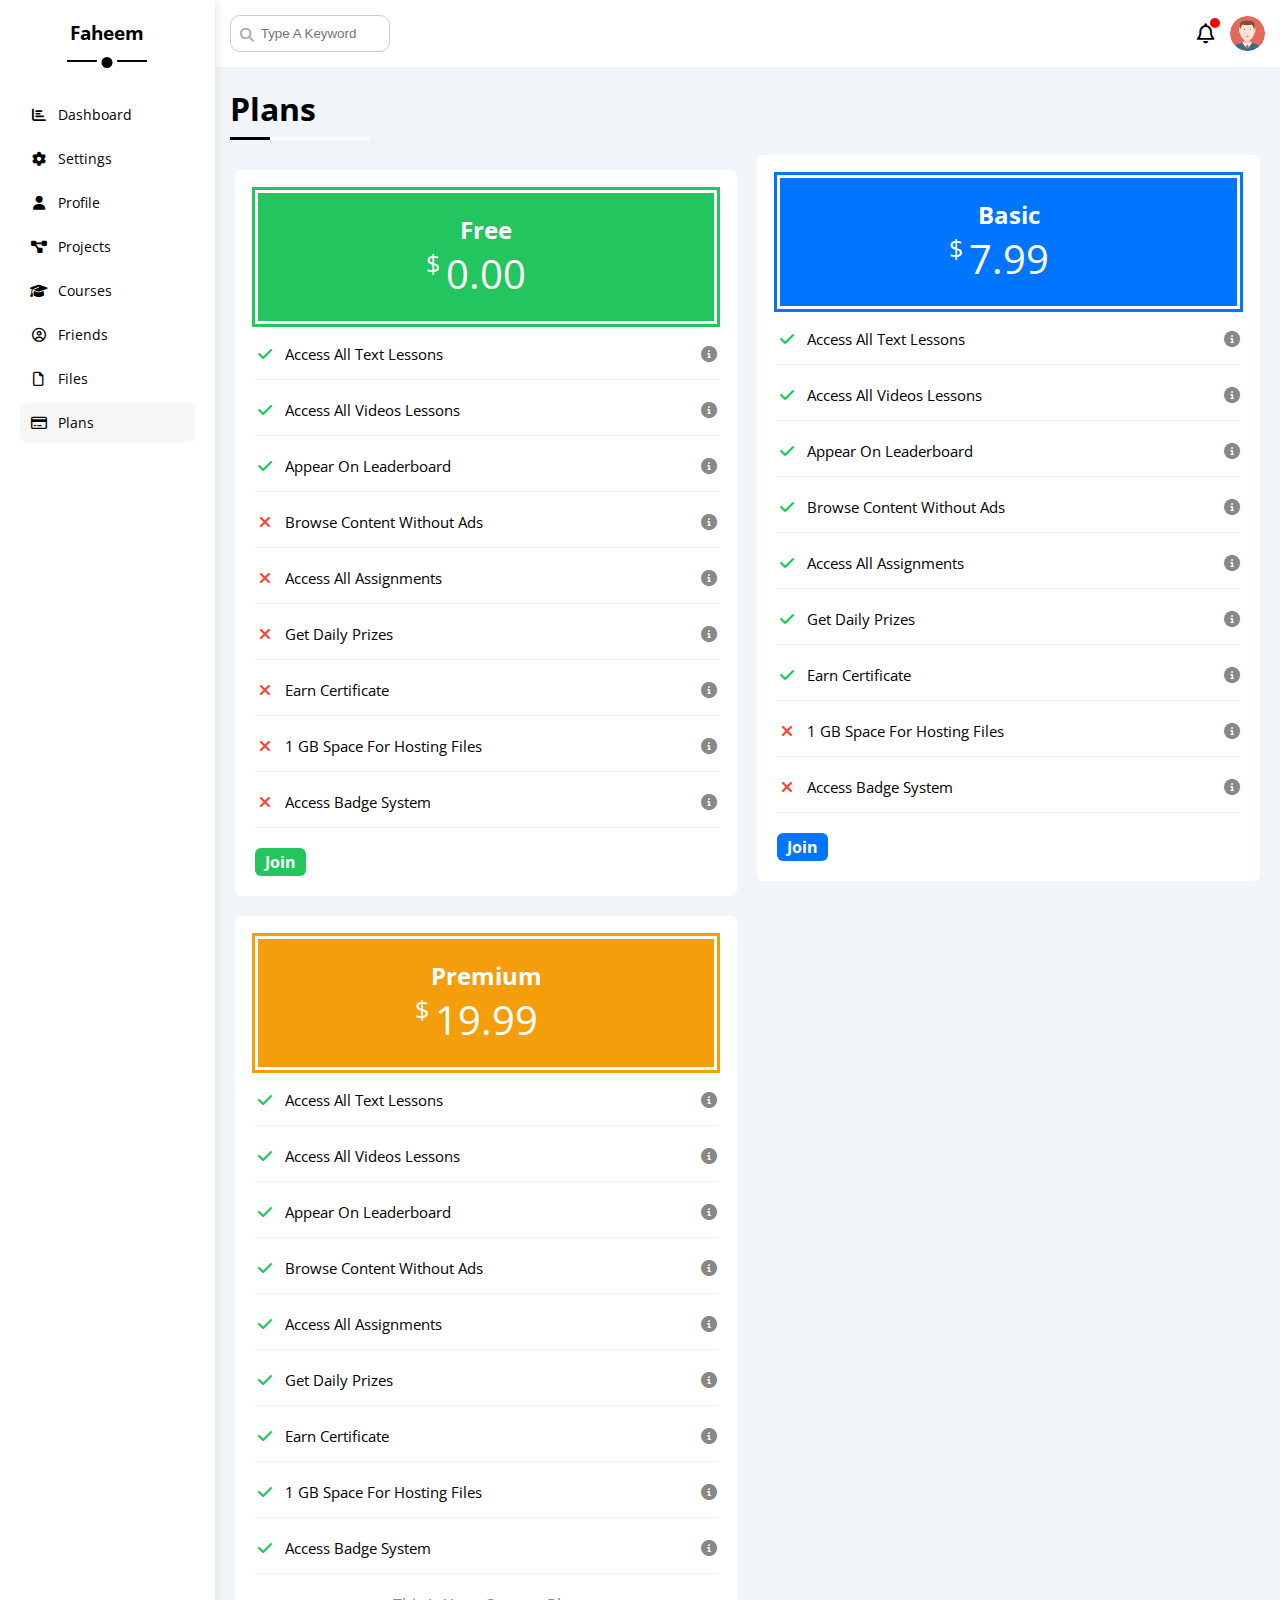
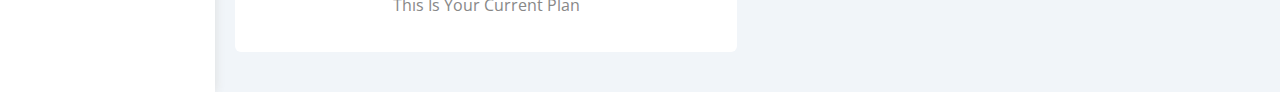
<file: Html/plans.html>
<!DOCTYPE html>
<html lang="en">
  <head>
    <meta charset="UTF-8" />
    <meta name="viewport" content="width=device-width, initial-scale=1.0" />
    <title>Plans</title>
    <link rel="stylesheet" href="/css/frameWork.css" />
    <link rel="stylesheet" href="/css/main.css" />
    <link
      rel="stylesheet"
      href="https://cdnjs.cloudflare.com/ajax/libs/font-awesome/6.5.1/css/all.min.css"
    />
    <link rel="preconnect" href="https://fonts.googleapis.com" />
    <link rel="preconnect" href="https://fonts.gstatic.com" crossorigin />
    <link
      href="https://fonts.googleapis.com/css2?family=Open+Sans:ital,wght@0,300..800;1,300..800&display=swap"
      rel="stylesheet"
    />
  </head>
  <body>
    <div class="page d-flex">
      <div class="sidebar p-20 bg-white p-relative show">
        <h3 class="tcenter p-relative mtop-0">Faheem</h3>
        <ul>
          <li>
            <a
              class="d-flex align-center p-10 color-black fs-14 rad-6"
              href="/index.html"
            >
              <i class="fa-solid fa-chart-bar fa-fw"></i>
              <span>Dashboard</span>
            </a>
          </li>
          <li>
            <a
              class="d-flex align-center p-10 color-black fs-14 rad-6"
              href="setting.html"
            >
              <i class="fa-solid fa-gear fa-fw"></i>
              <span>Settings</span>
            </a>
          </li>
          <li>
            <a
              class="d-flex align-center p-10 color-black fs-14 rad-6"
              href="profile.html"
            >
              <i class="fa-solid fa-user fa-fw"></i>
              <span>Profile</span>
            </a>
          </li>
          <li>
            <a
              class="d-flex align-center p-10 color-black fs-14 rad-6"
              href="projects.html"
            >
              <i class="fa-solid fa-diagram-project fa-fw"></i>
              <span>Projects</span>
            </a>
          </li>
          <li>
            <a
              class="d-flex align-center p-10 color-black fs-14 rad-6"
              href="courses.html"
            >
              <i class="fa-solid fa-graduation-cap fa-fw"></i>
              <span>Courses</span>
            </a>
          </li>
          <li>
            <a
              class="d-flex align-center p-10 color-black fs-14 rad-6"
              href="friends.html"
            >
              <i class="fa-regular fa-circle-user fa-fw"></i>
              <span>Friends</span>
            </a>
          </li>
          <li>
            <a
              class="d-flex align-center p-10 color-black fs-14 rad-6"
              href="files.html"
            >
              <i class="fa-regular fa-file fa-fw"></i>
              <span>Files</span>
            </a>
          </li>
          <li>
            <a
              class="active d-flex align-center p-10 color-black fs-14 rad-6"
              href="plans.html"
            >
              <i class="fa-regular fa-credit-card fa-fw"></i>
              <span>Plans</span>
            </a>
          </li>
        </ul>
      </div>
      <div class="content w-full">
        <!-- start head -->
        <div class="head bg-white p-15 between-flex">
          <div class="search p-relative">
            <input class="p-10" type="search" placeholder="Type A Keyword" />
          </div>
          <div class="icons d-flex align-center">
            <i class="fa-solid fa-bars fa-lg"></i>
            <span class="notification p-relative">
              <i class="fa-regular fa-bell fa-lg"></i>
            </span>
            <img src="/Imgs/avatar.png" alt="" />
          </div>
        </div>
        <!-- end head -->
        <!-- start Plans -->
        <h1 class="p-relative">Plans</h1>
        <div class="plans d-grid gap-20">
          <div class="free bg-white rad-6 p-20 tcenter">
            <div class="amount bg-green p-20">
              <h2 class="m-0 f-bold c-white">Free</h2>
              <div class="price c-white p-relative">
                <span class="c-white">$</span>
                0.00
              </div>
            </div>
            <ul>
              <li class="d-flex align-center">
                <i class="fa-solid fa-check fa-fw yes c-green"></i>
                <span class="fs-15">Access All Text Lessons </span>
                <i class="fa-solid fa-circle-info help c-grey"></i>
              </li>
              <li class="d-flex align-center">
                <i class="fa-solid fa-check fa-fw yes c-green"></i>
                <span class="fs-15">Access All Videos Lessons </span>
                <i class="fa-solid fa-circle-info help c-grey"></i>
              </li>
              <li class="d-flex align-center">
                <i class="fa-solid fa-check fa-fw yes c-green"></i>
                <span class="fs-15">Appear On Leaderboard </span>
                <i class="fa-solid fa-circle-info help c-grey"></i>
              </li>
              <li class="d-flex align-center">
                <i class="fa-solid fa-xmark fa-fw c-red"></i>
                <span class="fs-15">Browse Content Without Ads </span>
                <i class="fa-solid fa-circle-info help c-grey"></i>
              </li>
              <li class="d-flex align-center">
                <i class="fa-solid fa-xmark fa-fw c-red"></i>
                <span class="fs-15">Access All Assignments </span>
                <i class="fa-solid fa-circle-info help c-grey"></i>
              </li>
              <li class="d-flex align-center">
                <i class="fa-solid fa-xmark fa-fw c-red"></i>
                <span class="fs-15">Get Daily Prizes </span>
                <i class="fa-solid fa-circle-info help c-grey"></i>
              </li>
              <li class="d-flex align-center">
                <i class="fa-solid fa-xmark fa-fw c-red"></i>
                <span class="fs-15">Earn Certificate </span>
                <i class="fa-solid fa-circle-info help c-grey"></i>
              </li>
              <li class="d-flex align-center">
                <i class="fa-solid fa-xmark fa-fw c-red"></i>
                <span class="fs-15">1 GB Space For Hosting Files </span>
                <i class="fa-solid fa-circle-info help c-grey"></i>
              </li>
              <li class="d-flex align-center">
                <i class="fa-solid fa-xmark fa-fw c-red"></i>
                <span class="fs-15">Access Badge System </span>
                <i class="fa-solid fa-circle-info help c-grey"></i>
              </li>
            </ul>
            <span class="button btn-shape bg-green c-white d-block">Join</span>
          </div>
          <div class="basic bg-white rad-6 p-20 tcenter">
            <div class="amount bg-blue p-20">
              <h2 class="m-0 f-bold c-white">Basic</h2>
              <div class="price c-white p-relative">
                <span class="c-white">$</span>
                7.99
              </div>
            </div>
            <ul>
              <li class="d-flex align-center">
                <i class="fa-solid fa-check fa-fw yes c-green"></i>
                <span class="fs-15">Access All Text Lessons </span>
                <i class="fa-solid fa-circle-info help c-grey"></i>
              </li>
              <li class="d-flex align-center">
                <i class="fa-solid fa-check fa-fw yes c-green"></i>
                <span class="fs-15">Access All Videos Lessons </span>
                <i class="fa-solid fa-circle-info help c-grey"></i>
              </li>
              <li class="d-flex align-center">
                <i class="fa-solid fa-check fa-fw yes c-green"></i>
                <span class="fs-15">Appear On Leaderboard </span>
                <i class="fa-solid fa-circle-info help c-grey"></i>
              </li>
              <li class="d-flex align-center">
                <i class="fa-solid fa-check fa-fw yes c-green"></i>
                <span class="fs-15">Browse Content Without Ads </span>
                <i class="fa-solid fa-circle-info help c-grey"></i>
              </li>
              <li class="d-flex align-center">
                <i class="fa-solid fa-check fa-fw yes c-green"></i>
                <span class="fs-15">Access All Assignments </span>
                <i class="fa-solid fa-circle-info help c-grey"></i>
              </li>
              <li class="d-flex align-center">
                <i class="fa-solid fa-check fa-fw yes c-green"></i>
                <span class="fs-15">Get Daily Prizes </span>
                <i class="fa-solid fa-circle-info help c-grey"></i>
              </li>
              <li class="d-flex align-center">
                <i class="fa-solid fa-check fa-fw yes c-green"></i>
                <span class="fs-15">Earn Certificate </span>
                <i class="fa-solid fa-circle-info help c-grey"></i>
              </li>
              <li class="d-flex align-center">
                <i class="fa-solid fa-xmark fa-fw c-red"></i>
                <span class="fs-15">1 GB Space For Hosting Files </span>
                <i class="fa-solid fa-circle-info help c-grey"></i>
              </li>
              <li class="d-flex align-center">
                <i class="fa-solid fa-xmark fa-fw c-red"></i>
                <span class="fs-15">Access Badge System </span>
                <i class="fa-solid fa-circle-info help c-grey"></i>
              </li>
            </ul>
            <span class="button btn-shape bg-blue c-white d-block">Join</span>
          </div>
          <div class="premium bg-white rad-6 p-20 tcenter">
            <div class="amount bg-orange p-20">
              <h2 class="m-0 f-bold c-white">Premium</h2>
              <div class="price c-white p-relative">
                <span class="c-white">$</span>
                19.99
              </div>
            </div>
            <ul>
              <li class="d-flex align-center">
                <i class="fa-solid fa-check fa-fw yes c-green"></i>
                <span class="fs-15">Access All Text Lessons </span>
                <i class="fa-solid fa-circle-info help c-grey"></i>
              </li>
              <li class="d-flex align-center">
                <i class="fa-solid fa-check fa-fw yes c-green"></i>
                <span class="fs-15">Access All Videos Lessons </span>
                <i class="fa-solid fa-circle-info help c-grey"></i>
              </li>
              <li class="d-flex align-center">
                <i class="fa-solid fa-check fa-fw yes c-green"></i>
                <span class="fs-15">Appear On Leaderboard </span>
                <i class="fa-solid fa-circle-info help c-grey"></i>
              </li>
              <li class="d-flex align-center">
                <i class="fa-solid fa-check fa-fw yes c-green"></i>
                <span class="fs-15">Browse Content Without Ads </span>
                <i class="fa-solid fa-circle-info help c-grey"></i>
              </li>
              <li class="d-flex align-center">
                <i class="fa-solid fa-check fa-fw yes c-green"></i>
                <span class="fs-15">Access All Assignments </span>
                <i class="fa-solid fa-circle-info help c-grey"></i>
              </li>
              <li class="d-flex align-center">
                <i class="fa-solid fa-check fa-fw yes c-green"></i>
                <span class="fs-15">Get Daily Prizes </span>
                <i class="fa-solid fa-circle-info help c-grey"></i>
              </li>
              <li class="d-flex align-center">
                <i class="fa-solid fa-check fa-fw yes c-green"></i>
                <span class="fs-15">Earn Certificate </span>
                <i class="fa-solid fa-circle-info help c-grey"></i>
              </li>
              <li class="d-flex align-center">
                <i class="fa-solid fa-check fa-fw yes c-green"></i>
                <span class="fs-15">1 GB Space For Hosting Files </span>
                <i class="fa-solid fa-circle-info help c-grey"></i>
              </li>
              <li class="d-flex align-center">
                <i class="fa-solid fa-check fa-fw yes c-green"></i>
                <span class="fs-15">Access Badge System </span>
                <i class="fa-solid fa-circle-info help c-grey"></i>
              </li>
            </ul>
            <p class="c-grey">This Is Your Current Plan</p>
          </div>
        </div>
        <!-- end Plans -->
      </div>
    </div>
    <script src="/JavaScript/main.Js"></script>
  </body>
</html>
</file>
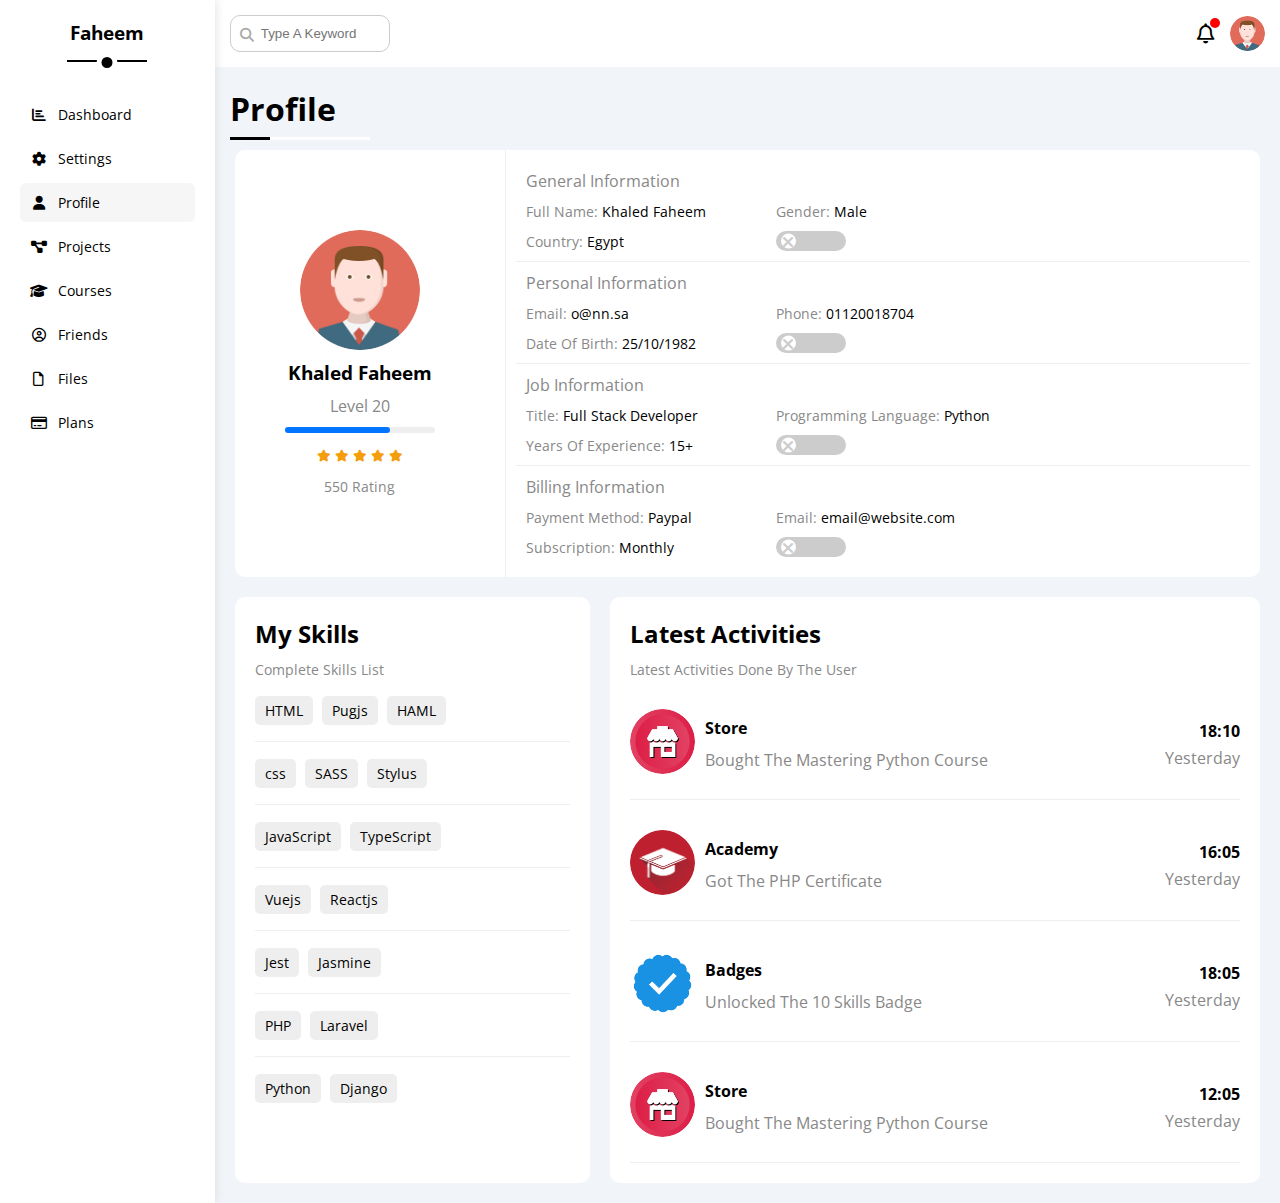
<file: Html/profile.html>
<!DOCTYPE html>
<html lang="en">
  <head>
    <meta charset="UTF-8" />
    <meta name="viewport" content="width=device-width, initial-scale=1.0" />
    <title>Profile</title>
    <link rel="stylesheet" href="/css/frameWork.css" />
    <link rel="stylesheet" href="/css/main.css" />
    <link
      rel="stylesheet"
      href="https://cdnjs.cloudflare.com/ajax/libs/font-awesome/6.5.1/css/all.min.css"
    />
    <link rel="preconnect" href="https://fonts.googleapis.com" />
    <link rel="preconnect" href="https://fonts.gstatic.com" crossorigin />
    <link
      href="https://fonts.googleapis.com/css2?family=Open+Sans:ital,wght@0,300..800;1,300..800&display=swap"
      rel="stylesheet"
    />
  </head>
  <body>
    <div class="page d-flex">
      <div class="sidebar p-20 bg-white p-relative show">
        <h3 class="tcenter p-relative mtop-0">Faheem</h3>
        <ul>
          <li>
            <a
              class="d-flex align-center p-10 color-black fs-14 rad-6"
              href="/index.html"
            >
              <i class="fa-solid fa-chart-bar fa-fw"></i>
              <span>Dashboard</span>
            </a>
          </li>
          <li>
            <a
              class="d-flex align-center p-10 color-black fs-14 rad-6"
              href="setting.html"
            >
              <i class="fa-solid fa-gear fa-fw"></i>
              <span>Settings</span>
            </a>
          </li>
          <li>
            <a
              class="active d-flex align-center p-10 color-black fs-14 rad-6"
              href="profile.html"
            >
              <i class="fa-solid fa-user fa-fw"></i>
              <span>Profile</span>
            </a>
          </li>
          <li>
            <a
              class="d-flex align-center p-10 color-black fs-14 rad-6"
              href="projects.html"
            >
              <i class="fa-solid fa-diagram-project fa-fw"></i>
              <span>Projects</span>
            </a>
          </li>
          <li>
            <a
              class="d-flex align-center p-10 color-black fs-14 rad-6"
              href="courses.html"
            >
              <i class="fa-solid fa-graduation-cap fa-fw"></i>
              <span>Courses</span>
            </a>
          </li>
          <li>
            <a
              class="d-flex align-center p-10 color-black fs-14 rad-6"
              href="friends.html"
            >
              <i class="fa-regular fa-circle-user fa-fw"></i>
              <span>Friends</span>
            </a>
          </li>
          <li>
            <a
              class="d-flex align-center p-10 color-black fs-14 rad-6"
              href="files.html"
            >
              <i class="fa-regular fa-file fa-fw"></i>
              <span>Files</span>
            </a>
          </li>
          <li>
            <a
              class="d-flex align-center p-10 color-black fs-14 rad-6"
              href="plans.html"
            >
              <i class="fa-regular fa-credit-card fa-fw"></i>
              <span>Plans</span>
            </a>
          </li>
        </ul>
      </div>
      <div class="content w-full">
        <!-- start head -->
        <div class="head bg-white p-15 between-flex">
          <div class="search p-relative">
            <input class="p-10" type="search" placeholder="Type A Keyword" />
          </div>
          <div class="icons d-flex align-center">
            <i class="fa-solid fa-bars fa-lg"></i>
            <span class="notification p-relative">
              <i class="fa-regular fa-bell fa-lg"></i>
            </span>
            <img src="/Imgs/avatar.png" alt="" />
          </div>
        </div>
        <!-- end head -->
        <!-- start profile -->
        <h1 class="p-relative">Profile</h1>
        <!-- start avatar information -->
        <div
          class="box-information d-flex align-center bg-white rad-10 mtop-40 gap-20"
        >
          <div class="profile-avatar">
            <img src="/Imgs/avatar.png" alt="" />
            <h3 class="m-0 mtop-5 mbottom-10">Khaled Faheem</h3>
            <span class="c-grey">Level 20 </span>
            <div class="progress p-relative">
              <span></span>
            </div>
            <div class="stars mbottom-10">
              <i class="fa-solid fa-star c-orange fs-13"></i>
              <i class="fa-solid fa-star c-orange fs-13"></i>
              <i class="fa-solid fa-star c-orange fs-13"></i>
              <i class="fa-solid fa-star c-orange fs-13"></i>
              <i class="fa-solid fa-star c-orange fs-13"></i>
            </div>
            <span class="c-grey fs-14">550 Rating</span>
          </div>
          <div class="avatar-information p-10 txt-c-mobile">
            <div class="box d-flex align-center">
              <h4 class="c-grey m-0 w-full">General Information</h4>
              <div>
                <p class="fs-14 m-0">
                  <span class="c-grey">Full Name:</span> Khaled Faheem
                </p>
              </div>
              <div>
                <p class="fs-14 m-0">
                  <span class="c-grey">Gender:</span> Male
                </p>
              </div>
              <div>
                <p class="fs-14 m-0">
                  <span class="c-grey">Country:</span> Egypt
                </p>
              </div>
              <div class="toggle-switch"></div>
            </div>
            <div class="box d-flex align-center">
              <h4 class="c-grey m-0 w-full">Personal Information</h4>
              <div>
                <p class="fs-14 m-0">
                  <span class="c-grey">Email:</span> o@nn.sa
                </p>
              </div>
              <div>
                <p class="fs-14 m-0">
                  <span class="c-grey"> Phone:</span> 01120018704
                </p>
              </div>
              <div>
                <p class="fs-14 m-0">
                  <span class="c-grey">Date Of Birth:</span> 25/10/1982
                </p>
              </div>
              <div class="toggle-switch"></div>
            </div>
            <div class="box d-flex align-center">
              <h4 class="c-grey m-0 w-full">Job Information</h4>
              <div>
                <p class="fs-14 m-0">
                  <span class="c-grey">Title:</span> Full Stack Developer
                </p>
              </div>
              <div>
                <p class="fs-14 m-0">
                  <span class="c-grey"> Programming Language:</span> Python
                </p>
              </div>
              <div>
                <p class="fs-14 m-0">
                  <span class="c-grey"> Years Of Experience:</span> 15+
                </p>
              </div>
              <div class="toggle-switch"></div>
            </div>
            <div class="box d-flex align-center">
              <h4 class="c-grey m-0 w-full">Billing Information</h4>
              <div>
                <p class="fs-14 m-0">
                  <span class="c-grey">Payment Method:</span> Paypal
                </p>
              </div>
              <div>
                <p class="fs-14 m-0">
                  <span class="c-grey">Email:</span> email@website.com
                </p>
              </div>
              <div>
                <p class="fs-14 m-0">
                  <span class="c-grey"> Subscription:</span> Monthly
                </p>
              </div>
              <div class="toggle-switch"></div>
            </div>
          </div>
        </div>
        <!-- end avatar information -->
        <div class="container-skills d-flex gap-20 pbottom-20">
          <!-- start Skills -->
          <div class="skills bg-white rad-10 p-20">
            <h2 class="m-0 mbottom-10">My Skills</h2>
            <p class="c-grey m-0 fs-14">Complete Skills List</p>
            <div class="box ptop-20 txt-c-mobile">
              <span>HTML</span>
              <span>Pugjs</span>
              <span>HAML</span>
            </div>
            <div class="box ptop-20 txt-c-mobile">
              <span>css</span>
              <span>SASS</span>
              <span>Stylus</span>
            </div>
            <div class="box ptop-20 txt-c-mobile">
              <span>JavaScript</span>
              <span>TypeScript</span>
            </div>
            <div class="box ptop-20 txt-c-mobile">
              <span>Vuejs</span>
              <span>Reactjs</span>
            </div>
            <div class="box ptop-20 txt-c-mobile">
              <span>Jest</span>
              <span>Jasmine</span>
            </div>
            <div class="box ptop-20 txt-c-mobile">
              <span>PHP</span>
              <span>Laravel</span>
            </div>
            <div class="box ptop-20 txt-c-mobile">
              <span>Python</span>
              <span>Django</span>
            </div>
          </div>
          <div class="activities bg-white rad-10 p-20 w-full">
            <h2 class="m-0 mbottom-10">Latest Activities</h2>
            <p class="c-grey fs-14 m-0">Latest Activities Done By The User</p>
            <div class="container d-flex align-center">
              <div class="img">
                <img src="/Imgs/activity-01.png" alt="" />
              </div>
              <div class="text">
                <span class="f-bold">Store</span>
                <span class="d-block ptop-10 c-grey"
                  >Bought The Mastering Python Course</span
                >
              </div>
              <div class="date">
                <span class="f-bold">18:10 </span>
                <span class="d-block c-grey mtop-5">Yesterday</span>
              </div>
            </div>
            <div class="container d-flex align-center">
              <div class="img">
                <img src="/Imgs/activity-02.png" alt="" />
              </div>
              <div class="text">
                <span class="f-bold">Academy</span>
                <span class="d-block ptop-10 c-grey"
                  >Got The PHP Certificate
                </span>
              </div>
              <div class="date">
                <span class="f-bold">16:05 </span>
                <span class="d-block c-grey mtop-5">Yesterday</span>
              </div>
            </div>
            <div class="container d-flex align-center">
              <div class="img">
                <img src="/Imgs/activity-03.png" alt="" />
              </div>
              <div class="text">
                <span class="f-bold">Badges</span>
                <span class="d-block ptop-10 c-grey"
                  >Unlocked The 10 Skills Badge
                </span>
              </div>
              <div class="date">
                <span class="f-bold">18:05 </span>
                <span class="d-block c-grey mtop-5">Yesterday</span>
              </div>
            </div>
            <div class="container d-flex align-center">
              <div class="img">
                <img src="/Imgs/activity-01.png" alt="" />
              </div>
              <div class="text">
                <span class="f-bold">Store</span>
                <span class="d-block ptop-10 c-grey"
                  >Bought The Mastering Python Course</span
                >
              </div>
              <div class="date">
                <span class="f-bold">12:05 </span>
                <span class="d-block c-grey mtop-5">Yesterday</span>
              </div>
            </div>
          </div>
        </div>
        <!-- end Skills -->
        <!-- end profile -->
      </div>
    </div>
    <script src="/JavaScript/main.Js"></script>
  </body>
</html>
</file>
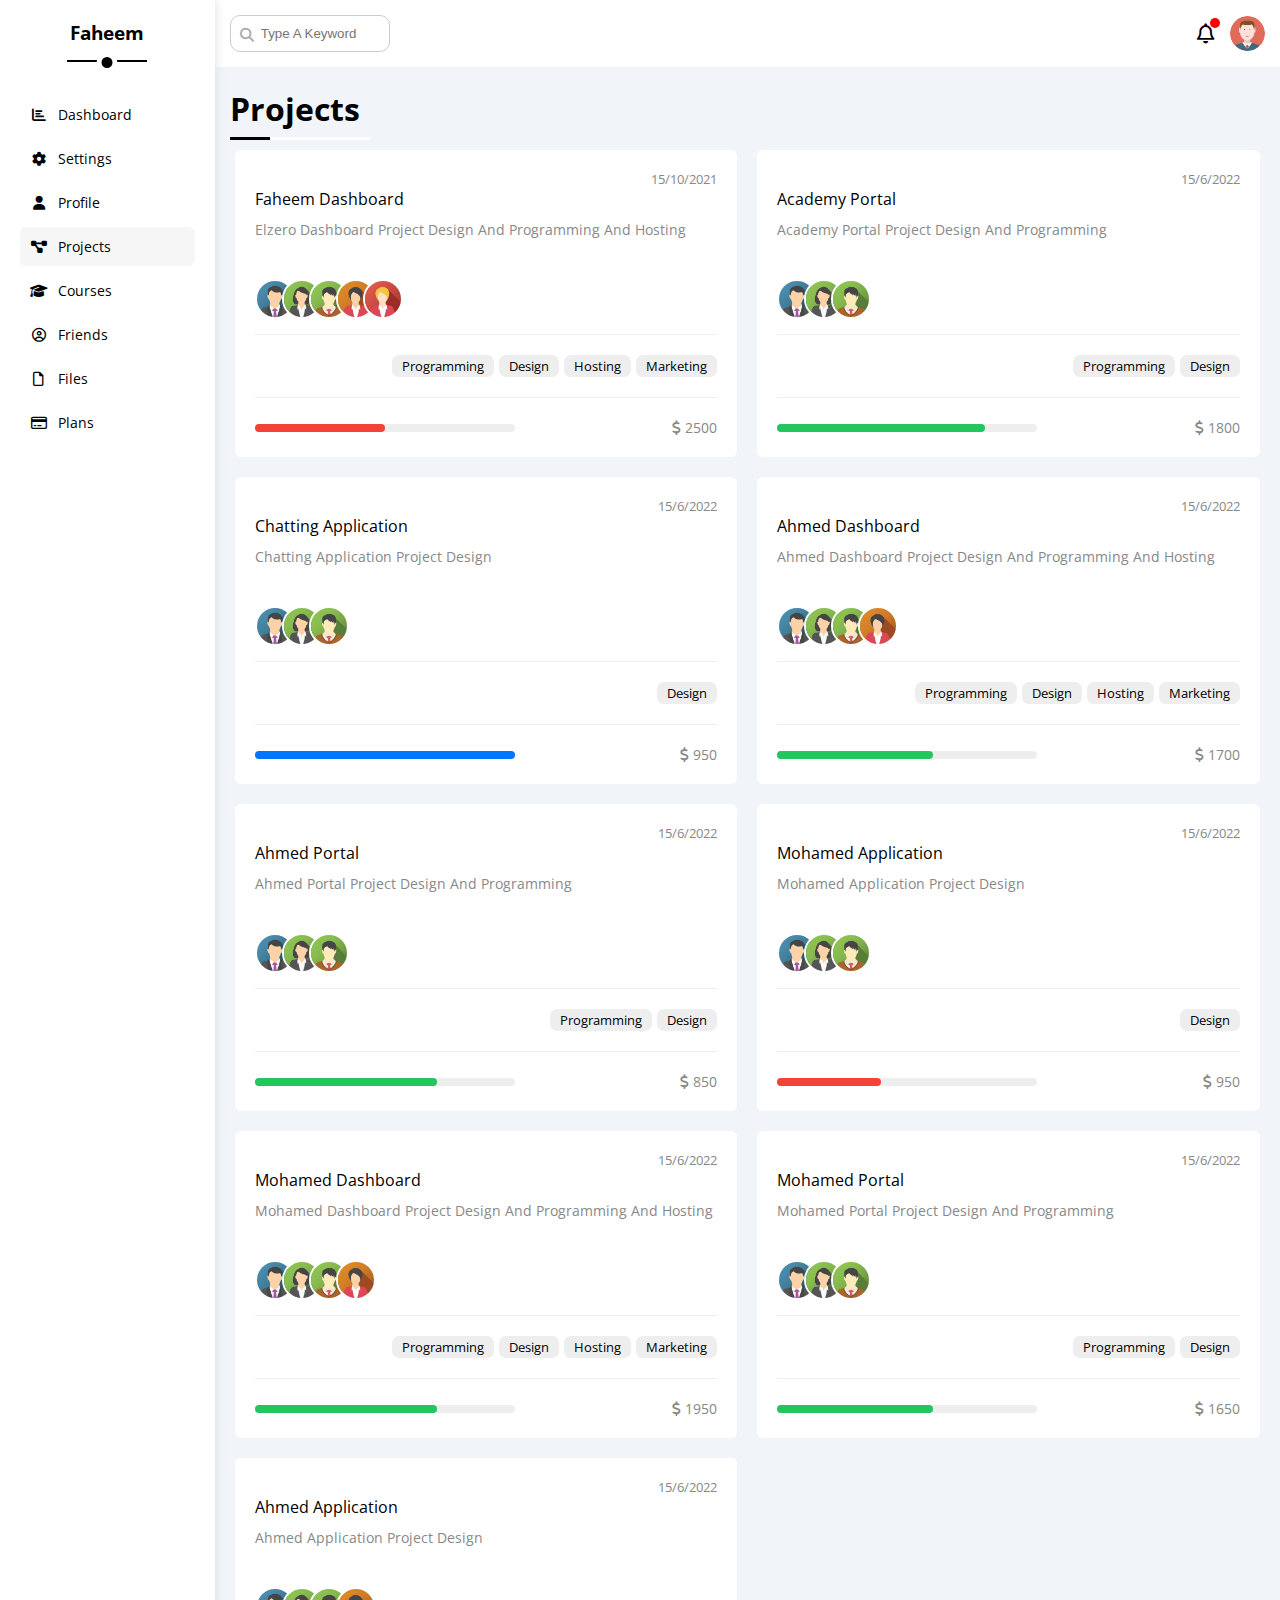
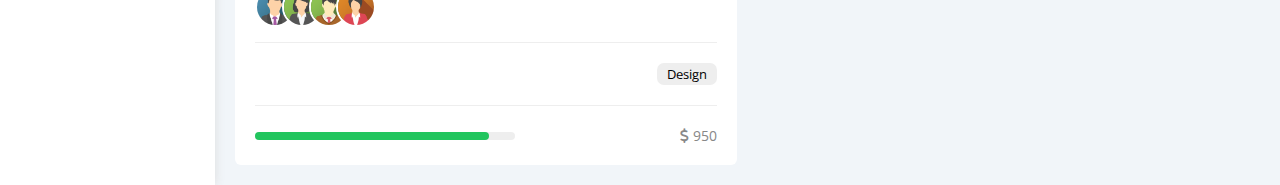
<file: Html/projects.html>
<!DOCTYPE html>
<html lang="en">
  <head>
    <meta charset="UTF-8" />
    <meta name="viewport" content="width=device-width, initial-scale=1.0" />
    <title>Projects</title>
    <link rel="stylesheet" href="/css/frameWork.css" />
    <link rel="stylesheet" href="/css/main.css" />
    <link
      rel="stylesheet"
      href="https://cdnjs.cloudflare.com/ajax/libs/font-awesome/6.5.1/css/all.min.css"
    />
    <link rel="preconnect" href="https://fonts.googleapis.com" />
    <link rel="preconnect" href="https://fonts.gstatic.com" crossorigin />
    <link
      href="https://fonts.googleapis.com/css2?family=Open+Sans:ital,wght@0,300..800;1,300..800&display=swap"
      rel="stylesheet"
    />
  </head>
  <body>
    <div class="page d-flex">
      <div class="sidebar p-20 bg-white p-relative show">
        <h3 class="tcenter p-relative mtop-0">Faheem</h3>
        <ul>
          <li>
            <a
              class="d-flex align-center p-10 color-black fs-14 rad-6"
              href="/index.html"
            >
              <i class="fa-solid fa-chart-bar fa-fw"></i>
              <span>Dashboard</span>
            </a>
          </li>
          <li>
            <a
              class="d-flex align-center p-10 color-black fs-14 rad-6"
              href="setting.html"
            >
              <i class="fa-solid fa-gear fa-fw"></i>
              <span>Settings</span>
            </a>
          </li>
          <li>
            <a
              class="d-flex align-center p-10 color-black fs-14 rad-6"
              href="profile.html"
            >
              <i class="fa-solid fa-user fa-fw"></i>
              <span>Profile</span>
            </a>
          </li>
          <li>
            <a
              class="active d-flex align-center p-10 color-black fs-14 rad-6"
              href="projects.html"
            >
              <i class="fa-solid fa-diagram-project fa-fw"></i>
              <span>Projects</span>
            </a>
          </li>
          <li>
            <a
              class="d-flex align-center p-10 color-black fs-14 rad-6"
              href="courses.html"
            >
              <i class="fa-solid fa-graduation-cap fa-fw"></i>
              <span>Courses</span>
            </a>
          </li>
          <li>
            <a
              class="d-flex align-center p-10 color-black fs-14 rad-6"
              href="friends.html"
            >
              <i class="fa-regular fa-circle-user fa-fw"></i>
              <span>Friends</span>
            </a>
          </li>
          <li>
            <a
              class="d-flex align-center p-10 color-black fs-14 rad-6"
              href="files.html"
            >
              <i class="fa-regular fa-file fa-fw"></i>
              <span>Files</span>
            </a>
          </li>
          <li>
            <a
              class="d-flex align-center p-10 color-black fs-14 rad-6"
              href="plans.html"
            >
              <i class="fa-regular fa-credit-card fa-fw"></i>
              <span>Plans</span>
            </a>
          </li>
        </ul>
      </div>
      <div class="content w-full">
        <!-- start head -->
        <div class="head bg-white p-15 between-flex">
          <div class="search p-relative">
            <input class="p-10" type="search" placeholder="Type A Keyword" />
          </div>
          <div class="icons d-flex align-center">
            <i class="fa-solid fa-bars fa-lg"></i>
            <span class="notification p-relative">
              <i class="fa-regular fa-bell fa-lg"></i>
            </span>
            <img src="/Imgs/avatar.png" alt="" />
          </div>
        </div>
        <!-- end head -->
        <!-- start projects -->
        <h1 class="p-relative">Projects</h1>
        <div class="projects d-grid ptop-20 gap-20 pbottom-20">
          <div class="card bg-white p-20 rad-6">
            <span class="fs-13 c-grey">15/10/2021 </span>
            <h4 class="m-0 mbottom-10">Faheem Dashboard</h4>
            <p class="m-0 c-grey fs-14">
              Elzero Dashboard Project Design And Programming And Hosting
            </p>
            <div class="team">
              <img src="/Imgs/team-01.png" alt="" />
              <img src="/Imgs/team-02.png" alt="" />
              <img src="/Imgs/team-03.png" alt="" />
              <img src="/Imgs/team-04.png" alt="" />
              <img src="/Imgs/team-05.png" alt="" />
            </div>
            <div class="do d-flex">
              <span>Programming </span>
              <span>Design </span>
              <span>Hosting </span>
              <span>Marketing </span>
            </div>
            <div class="footer d-flex between-flex">
              <div class="progress">
                <span
                  style="width: 50%; background-color: var(--red-color)"
                ></span>
              </div>
              <div class="salary d-flex align-center gap-5 c-grey fs-14">
                <i class="fa-solid fa-dollar-sign"></i>
                <span>2500</span>
              </div>
            </div>
          </div>
          <div class="card bg-white p-20 rad-6">
            <span class="fs-13 c-grey">15/6/2022 </span>
            <h4 class="m-0 mbottom-10">Academy Portal</h4>
            <p class="m-0 c-grey fs-14">
              Academy Portal Project Design And Programming
            </p>
            <div class="team">
              <img src="/Imgs/team-01.png" alt="" />
              <img src="/Imgs/team-02.png" alt="" />
              <img src="/Imgs/team-03.png" alt="" />
            </div>
            <div class="do d-flex">
              <span>Programming </span>
              <span>Design </span>
            </div>
            <div class="footer d-flex between-flex">
              <div class="progress">
                <span
                  class="bg-green"
                  style="width: 80%; background-color: var(--green-color)"
                ></span>
              </div>
              <div class="salary d-flex align-center gap-5 c-grey fs-14">
                <i class="fa-solid fa-dollar-sign"></i>
                <span>1800</span>
              </div>
            </div>
          </div>
          <div class="card bg-white p-20 rad-6">
            <span class="fs-13 c-grey">15/6/2022 </span>
            <h4 class="m-0 mbottom-10">Chatting Application</h4>
            <p class="m-0 c-grey fs-14">Chatting Application Project Design</p>
            <div class="team">
              <img src="/Imgs/team-01.png" alt="" />
              <img src="/Imgs/team-02.png" alt="" />
              <img src="/Imgs/team-03.png" alt="" />
            </div>
            <div class="do d-flex">
              <span>Design </span>
            </div>
            <div class="footer d-flex between-flex">
              <div class="progress">
                <span
                  class="bg-green"
                  style="width: 100%; background-color: var(--blue-color)"
                ></span>
              </div>
              <div class="salary d-flex align-center gap-5 c-grey fs-14">
                <i class="fa-solid fa-dollar-sign"></i>
                <span>950</span>
              </div>
            </div>
          </div>
          <div class="card bg-white p-20 rad-6">
            <span class="fs-13 c-grey">15/6/2022 </span>
            <h4 class="m-0 mbottom-10">Ahmed Dashboard</h4>
            <p class="m-0 c-grey fs-14">
              Ahmed Dashboard Project Design And Programming And Hosting
            </p>
            <div class="team">
              <img src="/Imgs/team-01.png" alt="" />
              <img src="/Imgs/team-02.png" alt="" />
              <img src="/Imgs/team-03.png" alt="" />
              <img src="/Imgs/team-04.png" alt="" />
            </div>
            <div class="do d-flex">
              <span>Programming </span>
              <span>Design </span>
              <span>Hosting </span>
              <span>Marketing </span>
            </div>
            <div class="footer d-flex between-flex">
              <div class="progress">
                <span
                  class="bg-green"
                  style="width: 60%; background-color: var(--green-color)"
                ></span>
              </div>
              <div class="salary d-flex align-center gap-5 c-grey fs-14">
                <i class="fa-solid fa-dollar-sign"></i>
                <span>1700</span>
              </div>
            </div>
          </div>
          <div class="card bg-white p-20 rad-6">
            <span class="fs-13 c-grey">15/6/2022 </span>
            <h4 class="m-0 mbottom-10">Ahmed Portal</h4>
            <p class="m-0 c-grey fs-14">
              Ahmed Portal Project Design And Programming
            </p>
            <div class="team">
              <img src="/Imgs/team-01.png" alt="" />
              <img src="/Imgs/team-02.png" alt="" />
              <img src="/Imgs/team-03.png" alt="" />
            </div>
            <div class="do d-flex">
              <span>Programming </span>
              <span>Design </span>
            </div>
            <div class="footer d-flex between-flex">
              <div class="progress">
                <span
                  class="bg-green"
                  style="width: 70%; background-color: var(--green-color)"
                ></span>
              </div>
              <div class="salary d-flex align-center gap-5 c-grey fs-14">
                <i class="fa-solid fa-dollar-sign"></i>
                <span>850</span>
              </div>
            </div>
          </div>
          <div class="card bg-white p-20 rad-6">
            <span class="fs-13 c-grey">15/6/2022 </span>
            <h4 class="m-0 mbottom-10">Mohamed Application</h4>
            <p class="m-0 c-grey fs-14">Mohamed Application Project Design</p>
            <div class="team">
              <img src="/Imgs/team-01.png" alt="" />
              <img src="/Imgs/team-02.png" alt="" />
              <img src="/Imgs/team-03.png" alt="" />
            </div>
            <div class="do d-flex">
              <span>Design </span>
            </div>
            <div class="footer d-flex between-flex">
              <div class="progress">
                <span
                  class="bg-green"
                  style="width: 40%; background-color: var(--red-color)"
                ></span>
              </div>
              <div class="salary d-flex align-center gap-5 c-grey fs-14">
                <i class="fa-solid fa-dollar-sign"></i>
                <span>950</span>
              </div>
            </div>
          </div>
          <div class="card bg-white p-20 rad-6">
            <span class="fs-13 c-grey">15/6/2022 </span>
            <h4 class="m-0 mbottom-10">Mohamed Dashboard</h4>
            <p class="m-0 c-grey fs-14">
              Mohamed Dashboard Project Design And Programming And Hosting
            </p>
            <div class="team">
              <img src="/Imgs/team-01.png" alt="" />
              <img src="/Imgs/team-02.png" alt="" />
              <img src="/Imgs/team-03.png" alt="" />
              <img src="/Imgs/team-04.png" alt="" />
            </div>
            <div class="do d-flex">
              <span>Programming </span>
              <span>Design </span>
              <span>Hosting </span>
              <span>Marketing </span>
            </div>
            <div class="footer d-flex between-flex">
              <div class="progress">
                <span
                  class="bg-green"
                  style="width: 70%; background-color: var(--green-color)"
                ></span>
              </div>
              <div class="salary d-flex align-center gap-5 c-grey fs-14">
                <i class="fa-solid fa-dollar-sign"></i>
                <span>1950</span>
              </div>
            </div>
          </div>
          <div class="card bg-white p-20 rad-6">
            <span class="fs-13 c-grey">15/6/2022 </span>
            <h4 class="m-0 mbottom-10">Mohamed Portal</h4>
            <p class="m-0 c-grey fs-14">
              Mohamed Portal Project Design And Programming
            </p>
            <div class="team">
              <img src="/Imgs/team-01.png" alt="" />
              <img src="/Imgs/team-02.png" alt="" />
              <img src="/Imgs/team-03.png" alt="" />
            </div>
            <div class="do d-flex">
              <span>Programming </span>
              <span>Design </span>
            </div>
            <div class="footer d-flex between-flex">
              <div class="progress">
                <span
                  class="bg-green"
                  style="width: 60%; background-color: var(--green-color)"
                ></span>
              </div>
              <div class="salary d-flex align-center gap-5 c-grey fs-14">
                <i class="fa-solid fa-dollar-sign"></i>
                <span>1650</span>
              </div>
            </div>
          </div>
          <div class="card bg-white p-20 rad-6">
            <span class="fs-13 c-grey">15/6/2022 </span>
            <h4 class="m-0 mbottom-10">Ahmed Application</h4>
            <p class="m-0 c-grey fs-14">Ahmed Application Project Design</p>
            <div class="team">
              <img src="/Imgs/team-01.png" alt="" />
              <img src="/Imgs/team-02.png" alt="" />
              <img src="/Imgs/team-03.png" alt="" />
              <img src="/Imgs/team-04.png" alt="" />
            </div>
            <div class="do d-flex">
              <span>Design </span>
            </div>
            <div class="footer d-flex between-flex">
              <div class="progress">
                <span
                  class="bg-green"
                  style="width: 90%; background-color: var(--green-color)"
                ></span>
              </div>
              <div class="salary d-flex align-center gap-5 c-grey fs-14">
                <i class="fa-solid fa-dollar-sign"></i>
                <span>950</span>
              </div>
            </div>
          </div>
        </div>
        <!-- end projects -->
      </div>
    </div>
    <script src="/JavaScript/main.Js"></script>
  </body>
</html>
</file>
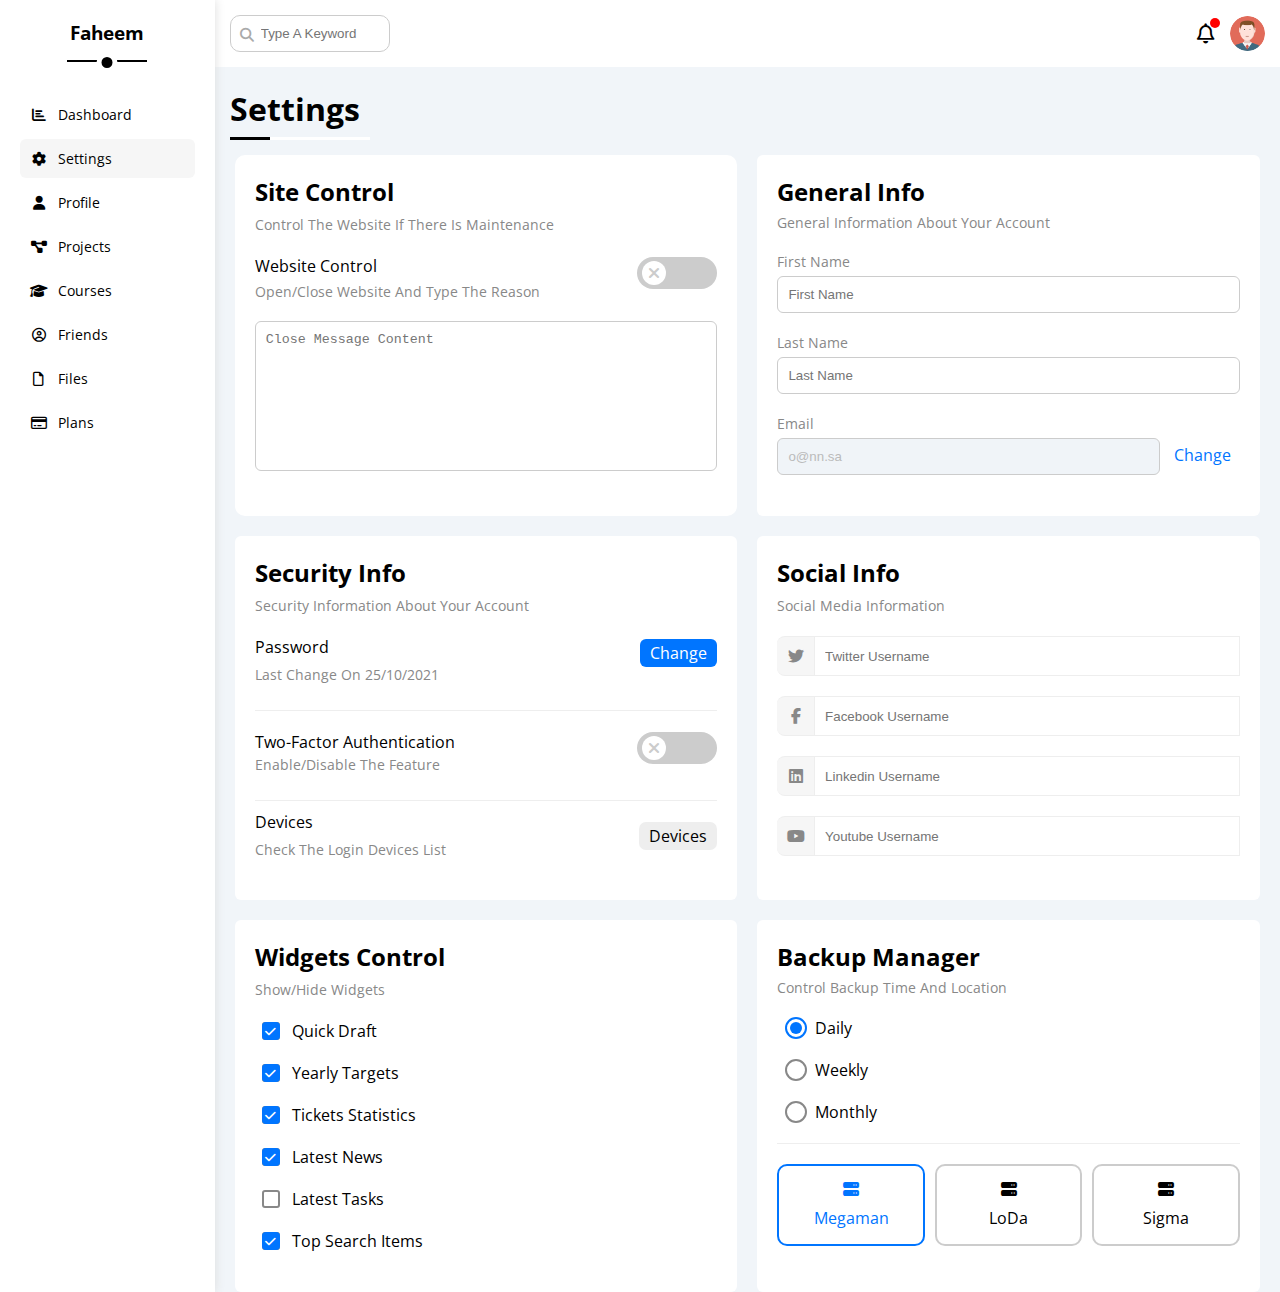
<file: Html/setting.html>
<!DOCTYPE html>
<html lang="en">
  <head>
    <meta charset="UTF-8" />
    <meta name="viewport" content="width=device-width, initial-scale=1.0" />
    <title>Settings</title>
    <link rel="stylesheet" href="/css/frameWork.css" />
    <link rel="stylesheet" href="/css/main.css" />
    <link
      rel="stylesheet"
      href="https://cdnjs.cloudflare.com/ajax/libs/font-awesome/6.5.1/css/all.min.css"
    />
    <link rel="preconnect" href="https://fonts.googleapis.com" />
    <link rel="preconnect" href="https://fonts.gstatic.com" crossorigin />
    <link
      href="https://fonts.googleapis.com/css2?family=Open+Sans:ital,wght@0,300..800;1,300..800&display=swap"
      rel="stylesheet"
    />
  </head>
  <body>
    <div class="page d-flex">
      <div class="sidebar p-20 bg-white p-relative show">
        <h3 class="tcenter p-relative mtop-0">Faheem</h3>
        <ul>
          <li>
            <a
              class="d-flex align-center p-10 color-black fs-14 rad-6"
              href="/index.html"
            >
              <i class="fa-solid fa-chart-bar fa-fw"></i>
              <span>Dashboard</span>
            </a>
          </li>
          <li>
            <a
              class="active d-flex align-center p-10 color-black fs-14 rad-6"
              href="setting.html"
            >
              <i class="fa-solid fa-gear fa-fw"></i>
              <span>Settings</span>
            </a>
          </li>
          <li>
            <a
              class="d-flex align-center p-10 color-black fs-14 rad-6"
              href="profile.html"
            >
              <i class="fa-solid fa-user fa-fw"></i>
              <span>Profile</span>
            </a>
          </li>
          <li>
            <a
              class="d-flex align-center p-10 color-black fs-14 rad-6"
              href="projects.html"
            >
              <i class="fa-solid fa-diagram-project fa-fw"></i>
              <span>Projects</span>
            </a>
          </li>
          <li>
            <a
              class="d-flex align-center p-10 color-black fs-14 rad-6"
              href="courses.html"
            >
              <i class="fa-solid fa-graduation-cap fa-fw"></i>
              <span>Courses</span>
            </a>
          </li>
          <li>
            <a
              class="d-flex align-center p-10 color-black fs-14 rad-6"
              href="friends.html"
            >
              <i class="fa-regular fa-circle-user fa-fw"></i>
              <span>Friends</span>
            </a>
          </li>
          <li>
            <a
              class="d-flex align-center p-10 color-black fs-14 rad-6"
              href="files.html"
            >
              <i class="fa-regular fa-file fa-fw"></i>
              <span>Files</span>
            </a>
          </li>
          <li>
            <a
              class="d-flex align-center p-10 color-black fs-14 rad-6"
              href="plans.html"
            >
              <i class="fa-regular fa-credit-card fa-fw"></i>
              <span>Plans</span>
            </a>
          </li>
        </ul>
      </div>
      <div class="content w-full">
        <!-- start head -->
        <div class="head bg-white p-15 between-flex">
          <div class="search p-relative">
            <input class="p-10" type="search" placeholder="Type A Keyword" />
          </div>
          <div class="icons d-flex align-center">
            <i class="fa-solid fa-bars fa-lg"></i>
            <span class="notification p-relative">
              <i class="fa-regular fa-bell fa-lg"></i>
            </span>
            <img src="/Imgs/avatar.png" alt="" />
          </div>
        </div>
        <!-- end head -->
        <h1 class="p-relative">Settings</h1>
        <div class="wrapper d-grid gap-20">
          <!-- start site control -->
          <div class="site-control bg-white rad-10 p-20 pbottom-40">
            <h2 class="m-0 mbottom-5">Site Control</h2>
            <span class="c-grey fs-14"
              >Control The Website If There Is Maintenance
            </span>
            <div class="container d-flex between-flex mbottom-20">
              <div class="content-footer mtop-10">
                <span>Website Control</span>
                <p class="fs-14 c-grey m-0 mtop-5">
                  Open/Close Website And Type The Reason
                </p>
              </div>
              <div class="toggle-switch"></div>
            </div>
            <textarea
              placeholder="Close Message Content"
              class="w-full p-10 rad-6"
            ></textarea>
          </div>
          <!-- end site control -->

          <!-- start General Info-->
          <div class="general-info p-20 bg-white rad-6 pbottom-40">
            <h2 class="m-0">General Info</h2>
            <p class="fs-14 c-grey m-0 mtop-5 mbottom-20">
              General Information About Your Account
            </p>
            <form class="mbottom-20">
              <label for="" class="d-block c-grey fs-14 mbottom-5"
                >First Name</label
              >
              <input
                type="text"
                class="p-10 w-full rad-6"
                placeholder="First Name"
              />
            </form>
            <form class="mbottom-20">
              <label for="" class="d-block c-grey fs-14 mbottom-5"
                >Last Name</label
              >
              <input
                type="text"
                class="p-10 w-full rad-6"
                placeholder="Last Name"
              />
            </form>
            <form class="email">
              <label for="" class="d-block c-grey fs-14 mbottom-5">Email</label>
              <input
                type="email"
                class="p-10 w-full rad-6"
                value="o@nn.sa"
                disabled
              />
              <a href="" class="c-blue">Change</a>
            </form>
          </div>
          <!-- end General Info-->

          <!-- start Security Info-->
          <div class="security-info bg-white rad-6 p-20 pbottom-40">
            <h2 class="m-0 mbottom-5">Security Info</h2>
            <span class="c-grey fs-14"
              >Security Information About Your Account
            </span>
            <div class="container d-flex between-flex">
              <div class="content">
                <p class="m-0 mtop-10 mbottom-5">Password</p>
                <span class="c-grey fs-14">Last Change On 25/10/2021 </span>
              </div>
              <div class="button">
                <a href="" class="button btn-shape c-white bg-blue">Change</a>
              </div>
            </div>
            <div class="holder d-flex between-flex mbottom-10">
              <div class="content">
                <p class="m-0 mtop-10">Two-Factor Authentication</p>
                <span class="c-grey fs-14">Enable/Disable The Feature </span>
              </div>
              <div class="toggle-switch"></div>
            </div>
            <div class="devices d-flex between-flex">
              <div>
                <p class="m-0 mbottom-5">Devices</p>
                <span class="c-grey fs-14">Check The Login Devices List</span>
              </div>
              <span class="button">Devices</span>
            </div>
          </div>
          <!-- end Security Info-->

          <!-- start Social Info -->
          <div class="social-info bg-white p-20 rad-6 pbottom-40">
            <h2 class="m-0 mbottom-5">Social Info</h2>
            <span class="c-grey fs-14">Social Media Information</span>
            <div class="d-flex align-center mtop-10">
              <i class="fa-brands fa-twitter c-grey"></i>
              <input
                class="w-full"
                type="text"
                placeholder="Twitter Username"
              />
            </div>
            <div class="d-flex align-center mtop-10">
              <i class="fa-brands fa-facebook-f c-grey"></i>
              <input
                class="w-full"
                type="text"
                placeholder="Facebook Username"
              />
            </div>
            <div class="d-flex align-center mtop-10">
              <i class="fa-brands fa-linkedin c-grey"></i>
              <input
                class="w-full"
                type="text"
                placeholder="Linkedin Username"
              />
            </div>
            <div class="d-flex align-center mtop-10">
              <i class="fa-brands fa-youtube c-grey"></i>
              <input
                class="w-full"
                type="text"
                placeholder="Youtube Username"
              />
            </div>
          </div>
          <!-- end Social Info -->

          <!-- start Widgets Control -->
          <div class="widgets-control p-20 bg-white rad-6 pbottom-40">
            <h2 class="m-0 mbottom-5">Widgets Control</h2>
            <span class="c-grey fs-14">Show/Hide Widgets </span>
            <form action="" class="mtop-10">
              <div class="d-flex align-center">
                <input type="checkbox" id="one" checked />
                <label for="one">Quick Draft </label>
              </div>
            </form>
            <form action="" class="mtop-10">
              <div class="d-flex align-center">
                <input type="checkbox" id="two" checked />
                <label for="two">Yearly Targets </label>
              </div>
            </form>
            <form action="" class="mtop-10">
              <div class="d-flex align-center">
                <input type="checkbox" id="three" checked />
                <label for="three">Tickets Statistics </label>
              </div>
            </form>
            <form action="" class="mtop-10">
              <div class="d-flex align-center">
                <input type="checkbox" id="four" checked />
                <label for="four">Latest News </label>
              </div>
            </form>
            <form action="" class="mtop-10">
              <div class="d-flex align-center">
                <input type="checkbox" id="five" />
                <label for="five">Latest Tasks </label>
              </div>
            </form>
            <form action="" class="mtop-10">
              <div class="d-flex align-center">
                <input type="checkbox" id="six" checked />
                <label for="six">Top Search Items </label>
              </div>
            </form>
          </div>
          <!-- end Widgets Control -->

          <!-- start Backup Manager -->
          <div class="backup-manager p-20 bg-white rad-6">
            <h2 class="m-0 mbottom-5">Backup Manager</h2>
            <p class="c-grey fs-14 m-0">Control Backup Time And Location</p>

            <div class="date mtop-10 d-flex align-center">
              <input name="date" type="radio" checked id="daily" />
              <label for="daily">Daily </label>
            </div>
            <div class="date mtop-10 d-flex align-center">
              <input name="date" type="radio" id="weekly" />
              <label for="weekly">Weekly </label>
            </div>
            <div class="date mtop-10 d-flex align-center">
              <input name="date" type="radio" id="monthly" />
              <label for="monthly">Monthly </label>
            </div>
            <div class="servers d-flex between-flex gap-10">
              <div class="server rad-10 active">
                <i class="fa-solid fa-server mb-10"></i>
                <span>Megaman</span>
              </div>
              <div class="server rad-10">
                <i class="fa-solid fa-server mb-10"></i>
                <span>LoDa</span>
              </div>
              <div class="server rad-10">
                <i class="fa-solid fa-server mb-10"></i>
                <span>Sigma</span>
              </div>
            </div>
          </div>
          <!-- end Backup Manager -->
        </div>
      </div>
    </div>
    <script src="/JavaScript/main.Js"></script>
  </body>
</html>
<!-- <script src="/JavaScript/main.Js"></script> -->
</file>
<file: css/frameWork.css>
:root {
  --blue-color: #0075ff;
  --blue-alt-color: #0d69d5;
  --orange-color: #f59e0b;
  --green-color: #22c55e;
  --red-color: #f44336;
  --grey-color: #888;
}
.d-flex {
  display: flex;
}
.d-block {
  display: block;
}
.f-colum {
  flex-direction: column;
}
.align-center {
  align-items: center;
}
.space-between {
  justify-content: space-between;
}
.d-grid {
  display: grid;
}
.d-block {
  display: block;
}
@media (max-width: 767px) {
  .block-mobile {
    display: block;
  }
}
.gap-20 {
  gap: 20px;
}
.gap-10 {
  gap: 10px;
}
.p-relative {
  position: relative;
}

.w-full {
  width: 100%;
}
.width-80 {
  width: 80%;
}
.width-55 {
  width: 55%;
}
.width-75 {
  width: 75%;
}
/* start padding + margin */
.p-10 {
  padding: 10px;
}
.p-15 {
  padding: 15px;
}
.p-20 {
  padding: 20px;
}
.pbottom-20 {
  padding-bottom: 20px;
}
.pbottom-40 {
  padding-bottom: 40px;
}
.ptop-10 {
  padding-top: 10px;
}
.ptop-20 {
  padding-top: 20px;
}
.m-0 {
  margin: 0;
}
.m-20 {
  margin: 20px;
}
.mtop-0 {
  margin-top: 0;
}
.mtop-5 {
  margin-top: 5px;
}
.mtop-10 {
  margin-top: 20px;
}
.mtop-40 {
  margin-top: 40px;
}
.mbottom-10 {
  margin-bottom: 10px;
}
.mbottom-5 {
  margin-bottom: 5px;
}
.mbottom-20 {
  margin-bottom: 20px;
}
/* end padding + margin */

/* start color */
/* start backgrounds */
.bg-orange {
  background-color: var(--orange-color);
}
.bg-blue {
  background-color: var(--blue-color);
}
.bg-green {
  background-color: var(--green-color);
}
.bg-white {
  background-color: white;
}
.bg-red {
  background-color: var(--red-color);
}
.bg-eee {
  background-color: #eee;
}
.bgunder-blue {
  background-color: rgb(0 117 255 / 20%);
}
.bgunder-orange {
  background-color: rgb(245 158 11 / 20%);
}
.bgunder-green {
  background-color: rgb(34 197 94 / 20%);
}
/* end backgrounds */
.color-black {
  color: black;
}
.c-grey {
  color: var(--grey-color);
}
.c-blue {
  color: var(--blue-color);
}
.c-orange {
  color: var(--orange-color);
}
.c-green {
  color: var(--green-color);
}
.c-white {
  color: white;
}
.c-red {
  color: var(--red-color);
}
/* end color */

/* start fonts */
.f-bold {
  font-weight: bold;
}
.tcenter {
  text-align: center;
}
@media (max-width: 767px) {
  .txt-c-mobile {
    text-align: center;
  }
}
.fs-13 {
  font-size: 13px;
}
.fs-14 {
  font-size: 14px;
}
.fs-15 {
  font-size: 15px;
}
.rad-6 {
  border-radius: 6px;
  -webkit-border-radius: 6px;
  -moz-border-radius: 6px;
  -ms-border-radius: 6px;
  -o-border-radius: 6px;
}
.rad-10 {
  border-radius: 10px;
  -webkit-border-radius: 10px;
  -moz-border-radius: 10px;
  -ms-border-radius: 10px;
  -o-border-radius: 10px;
}
/* end fonts */

@media (max-width: 767px) {
  .hide-mobile {
    display: none;
  }
}

/* start components */
.between-flex {
  display: flex;
  align-items: center;
  justify-content: space-between;
}
.btn-shape {
  padding: 3px 10px;
  border-radius: 6px;
  -webkit-border-radius: 6px;
  -moz-border-radius: 6px;
  -ms-border-radius: 6px;
  -o-border-radius: 6px;
}
.center-flex {
  display: flex;
  align-items: center;
  justify-content: center;
}
/* end components */
</file>
<file: css/main.css>
:root {
  --blue-color: #0075ff;
  --blue-alt-color: #0d69d5;
  --orange-color: #f59e0b;
  --green-color: #22c55e;
  --red-color: #f44336;
  --grey-color: #888;
}
* {
  box-sizing: border-box;
}

body {
  margin: 0;
  font-family: "Open Sans", sans-serif;
}

*:focus {
  outline: none;
  scroll-behavior: smooth;
}
a {
  text-decoration: none;
}
li {
  list-style: none;
}
ul {
  padding: 0;
}
::-webkit-scrollbar {
  width: 15px;
}
::-webkit-scrollbar-track {
  background-color: white;
}
::-webkit-scrollbar-thumb {
  background-color: var(--blue-color);
}
::-webkit-scrollbar-thumb:hover {
  background-color: var(--blue-alt-color);
}
.page {
  min-height: 100vh;
  background-color: #f1f5f9;
}

/* start sidebar */
.sidebar {
  width: 250px;
  box-shadow: 0 0 10px #ddd;
  transition: 0.3s;
  -webkit-transition: 0.3s;
  -moz-transition: 0.3s;
  -ms-transition: 0.3s;
  -o-transition: 0.3s;
  z-index: 5;
}
.sidebar > h3 {
  margin-bottom: 50px;
}
@media (max-width: 767px) {
  .sidebar {
    width: 58px;
    padding: 10px;
    position: absolute;
    left: -200px;
    height: 75%;
  }
  .show {
    left: 0px;
  }
  .sidebar > h3 {
    font-size: 11px;
    margin-bottom: 15px;
  }
}
@media (min-width: 768px) {
  .sidebar > h3::before,
  .sidebar > h3::after {
    content: "";
    position: absolute;
    background-color: black;
    left: 50%;
    transform: translateX(-50%);
  }
  .sidebar > h3::before {
    width: 80px;
    height: 2px;
    top: 40px;
  }
  .sidebar > h3::after {
    width: 11px;
    height: 11px;
    border-radius: 50%;
    -webkit-border-radius: 50%;
    -moz-border-radius: 50%;
    -ms-border-radius: 50%;
    -o-border-radius: 50%;
    top: 32px;
    border: 5px solid white;
  }
}
.sidebar a {
  transition: 0.3s;
  -webkit-transition: 0.3s;
  -moz-transition: 0.3s;
  -ms-transition: 0.3s;
  -o-transition: 0.3s;
  margin-bottom: 5px;
}
.sidebar a:hover,
.sidebar a.active {
  background-color: #f6f6f6;
}
.sidebar a span {
  margin-left: 10px;
}
@media (max-width: 767px) {
  .sidebar a span {
    display: none;
  }
}
/* end sidebar */

/* start content */
.content .head .search input {
  padding-left: 30px;
  transition: width 0.3s;
  -webkit-transition: width 0.3s;
  -moz-transition: width 0.3s;
  -ms-transition: width 0.3s;
  -o-transition: width 0.3s;
  width: 160px;
  border-radius: 10px;
  -webkit-border-radius: 10px;
  -moz-border-radius: 10px;
  -ms-border-radius: 10px;
  -o-border-radius: 10px;
  border: 1px solid #ccc;
}
.content .head .search input:focus {
  width: 200px;
}
.content .head .search input:focus::placeholder {
  transition: 0.3s;
  -webkit-transition: 0.3s;
  -moz-transition: 0.3s;
  -ms-transition: 0.3s;
  -o-transition: 0.3s;
  opacity: 0;
}
.search::before {
  font-family: "Font Awesome 6 Free";
  content: "\f002";
  position: absolute;
  font-weight: 900;
  left: 10px;
  top: 50%;
  transform: translateY(-50%);
  -webkit-transform: translateY(-50%);
  -moz-transform: translateY(-50%);
  -ms-transform: translateY(-50%);
  -o-transform: translateY(-50%);
  font-size: 14px;
  color: #aaa;
}
.head .notification::before {
  content: "";
  position: absolute;
  width: 10px;
  height: 10px;
  border-radius: 50%;
  -webkit-border-radius: 50%;
  -moz-border-radius: 50%;
  -ms-border-radius: 50%;
  -o-border-radius: 50%;
  background-color: red;
  right: -5px;
  top: -5px;
}
.head .icons img {
  width: 35px;
  height: 35px;
  border-radius: 50%;
  -webkit-border-radius: 50%;
  -moz-border-radius: 50%;
  -ms-border-radius: 50%;
  -o-border-radius: 50%;
  margin-left: 15px;
}
.head .icons .fa-bars {
  display: none;
  font-size: 20px;
  margin-right: 15px;
}
@media (max-width: 767px) {
  .head .icons .fa-bars {
    display: block;
  }
}
.page h1 {
  margin: 20px 0 0 15px;
}
.page h1::before,
.page h1::after {
  content: "";
  position: absolute;
  height: 3px;
  bottom: -10px;
  left: 0;
}
.page h1::before {
  width: 140px;
  background-color: white;
}
.page h1::after {
  background-color: black;
  width: 40px;
}
.wrapper {
  grid-template-columns: repeat(auto-fill, minmax(400px, 1fr));
  margin: 25px 20px 0;
}
@media (max-width: 767px) {
  .wrapper {
    grid-template-columns: minmax(250px, 1fr);
    margin-left: 10px;
    margin-right: 10px;
  }
}
.welcome {
  overflow: hidden;
  padding-bottom: 20px;
}
.welcome .avatar {
  width: 64px;
  border: 5px solid white;
  margin-left: 25px;
  margin-top: -35px;
  border-radius: 50%;
}
@media (max-width: 767px) {
  .welcome .avatar {
    margin-left: 0;
  }
}
.intro img {
  width: 200px;
}
@media (max-width: 767px) {
  .intro img {
    display: none;
  }
}
.welcome .body {
  border-top: 1px solid #eee;
  border-bottom: 1px solid #eee;
}
.welcome .body > div {
  flex: 1;
}
.welcome .body span:first-child {
  font-weight: bold;
  display: block;
  text-align: center;
}
@media (max-width: 767px) {
  .body span {
    margin-top: 15px;
  }
}
.visit-profile {
  width: fit-content;
  margin: 0 10px 0 auto;
  transition: 0.3s;
  -webkit-transition: 0.3s;
  -moz-transition: 0.3s;
  -ms-transition: 0.3s;
  -o-transition: 0.3s;
}
.visit-profile:hover {
  background-color: var(--blue-alt-color);
}

.quick-draft input {
  border: none;
}
.quick-draft textarea {
  border: none;
  resize: none;
  height: 190px;
}
.quick-draft input:focus::placeholder,
.quick-draft textarea:focus::placeholder {
  transition: 0.3s;
  -webkit-transition: 0.3s;
  -moz-transition: 0.3s;
  -ms-transition: 0.3s;
  -o-transition: 0.3s;
  opacity: 0;
}
.quick-draft .save {
  transition: 0.3s;
  margin: 0px 0px 0px auto;
  -webkit-transition: 0.3s;
  -moz-transition: 0.3s;
  -ms-transition: 0.3s;
  -o-transition: 0.3s;
}
.quick-draft .save:hover {
  cursor: pointer;
  background-color: var(--blue-alt-color);
}

.yearly-targets .icon {
  width: 80px;
  height: 80px;
}
.yearly-targets .details {
  flex: 1;
}
.yearly-targets .details span:nth-child(2) {
  font-weight: bold;
}
.yearly-targets .details .progress span {
  display: block;
  height: 4px;
}
.yearly-targets .details .progress span:last-child {
  margin-top: -4px;
}
.bar::before {
  content: attr(width-progress);
  position: absolute;
  width: 10px;
  padding: 2px 13px;
  border-radius: 6px;
  -webkit-border-radius: 6px;
  -moz-border-radius: 6px;
  -ms-border-radius: 6px;
  -o-border-radius: 6px;
  right: -14px;
  top: -30px;
  color: white;
  display: flex;
  justify-content: space-around;
  font-size: 12px;
}
.bar::after {
  content: "";
  position: absolute;
  border-style: solid;
  border-width: 7px;
  right: -4px;
  top: -10px;
}
.blue::before {
  background-color: var(--blue-color);
}
.blue::after {
  border-color: var(--blue-color) transparent transparent transparent;
}
.orange::before {
  background-color: var(--orange-color);
}
.orange::after {
  border-color: var(--orange-color) transparent transparent transparent;
}
.green::before {
  background-color: var(--green-color);
}
.green::after {
  border-color: var(--green-color) transparent transparent transparent;
}

.yearly-targets .money {
  background-color: rgb(0 117 255 / 20%);
}
.yearly-targets .projects {
  background-color: rgb(245 158 11 / 20%);
}
.yearly-targets .team {
  background-color: rgb(34 197 94 / 20%);
}
.tickets-statistics {
  padding-bottom: 30px;
}
.holder {
  display: flex;
  gap: 20px;
  flex-wrap: wrap;
}
.tickets-statistics .box {
  width: calc(50% - 10px);
  flex-direction: column;
  align-items: center;
  justify-content: center;
  gap: 10px;
  margin-top: 20px;
  border: 1px solid #ccc;
}
@media (max-width: 767px) {
  .tickets-statistics .box {
    width: 100%;
  }
}
.tickets-statistics .box i {
  font-size: 25px;
}
.tickets-statistics .box span:first-child {
  font-weight: bold;
}
.latest-news .card {
  gap: 10px;
}
.latest-news .container {
  border-bottom: 2px solid #eee;
}
@media (max-width: 767px) {
  .latest-news h2 {
    text-align: center;
  }
  .latest-news .card {
    flex-direction: column;
    text-align: center;
  }
  .latest-news .container {
    flex-direction: column;
    text-align: center;
    padding-bottom: 30px;
  }
}
.card .img img {
  width: 100px;
}
.card .info p {
  font-weight: bold;
}
.days {
  padding: 5px 10px;
  font-size: 13px;
}
.latest-tasks .task-raw {
  border-bottom: 1px solid #eee;
  padding-bottom: 15px;
}
.latest-tasks .task-raw i {
  margin-top: 10px;
  cursor: pointer;
  transition: 0.3s;
  -webkit-transition: 0.3s;
  -moz-transition: 0.3s;
  -ms-transition: 0.3s;
  -o-transition: 0.3s;
}
.latest-tasks .task-raw i:hover {
  color: var(--red-color);
}
.done .info p,
.done .info span {
  opacity: 0.3;
  text-decoration: line-through;
}
.done i {
  opacity: 0.3;
}
.items-head {
  padding-top: 20px;
}
.items-body {
  padding-bottom: 20px;
}
.search-items .items-body span:last-child {
  background-color: #eee;
  padding: 3px 15px;
}
.latest-uploads .img img {
  width: 45px;
  height: 45px;
}
.latest-uploads .container {
  border-bottom: 1px solid #eee;
  padding-bottom: 10px;
}
.latest-uploads .container .mega {
  background-color: #eee;
  padding: 3px 10px;
}
.project-progress .progress {
  padding-left: 40px;
}
.project-progress .progress::before {
  content: "";
  position: absolute;
  width: 2px;
  height: 100%;
  background-color: var(--blue-color);
  left: 11px;
}
.project-progress li::before {
  content: "";
  position: absolute;
  width: 20px;
  height: 20px;
  border-radius: 50%;
  -webkit-border-radius: 50%;
  -moz-border-radius: 50%;
  -ms-border-radius: 50%;
  -o-border-radius: 50%;
  background-color: white;
  border: 2px solid white;
  outline: 2px solid var(--blue-color);
  left: -40px;
}
.project-progress .done::before {
  background-color: var(--blue-color);
}
.project-progress .current::before {
  background-color: var(--blue-color);
  animation: change-color 0.8s infinite alternate;
  -webkit-animation: change-color 0.8s infinite alternate;
  transition: 0.5s;
  -webkit-transition: 0.5s;
  -moz-transition: 0.5s;
  -ms-transition: 0.5s;
  -o-transition: 0.5s;
}
.project-progress img {
  position: absolute;
  right: 0;
  bottom: 0;
  opacity: 0.3;
  width: 160px;
  animation: image 2s infinite alternate;
  -webkit-animation: image 2s infinite alternate;
}
@media (max-width: 767px) {
  .project-progress img {
    display: none;
  }
}
@keyframes change-color {
  0% {
    background-color: var(--blue-color);
  }
  100% {
    background-color: white;
  }
}
@keyframes image {
  0% {
    bottom: 0px;
  }
  100% {
    bottom: 400px;
  }
}
.reminders div {
  padding-left: 50px;
}
.reminders div::before {
  content: "";
  position: absolute;
  width: 2px;
  height: 100%;
  left: 30px;
}
.reminders div::after {
  content: "";
  position: absolute;
  width: 15px;
  height: 15px;
  border-radius: 50%;
  -webkit-border-radius: 50%;
  -moz-border-radius: 50%;
  -ms-border-radius: 50%;
  -o-border-radius: 50%;
  left: 0;
  top: 50%;
  transform: translateY(-50%);
  -webkit-transform: translateY(-50%);
  -moz-transform: translateY(-50%);
  -ms-transform: translateY(-50%);
  -o-transform: translateY(-50%);
}
.reminders .one::before {
  background-color: var(--blue-color);
}
.reminders .one::after {
  background-color: var(--blue-color);
}
.reminders .two::before {
  background-color: var(--green-color);
}
.reminders .two::after {
  background-color: var(--green-color);
}
.reminders .three::before {
  background-color: var(--orange-color);
}
.reminders .three::after {
  background-color: var(--orange-color);
}
.reminders .four::before {
  background-color: var(--red-color);
}
.reminders .four::after {
  background-color: var(--red-color);
}
.latest-post .holder {
  padding-bottom: 20px;
  border-bottom: 1px solid #eee;
}
.latest-post .holder img {
  width: 50px;
  height: 50px;
}
.latest-post .content {
  border-bottom: 1px solid #eee;
  padding-bottom: 20px;
}

.latest-post .content p {
  text-transform: capitalize;
  line-height: 1.8;
}
.latest-post .post-stats {
  padding-top: 20px;
}
.social-media .box {
  padding: 0px 10px 0 0;
}
.social-media .box .holder {
  flex: 1;
}
.social-media .box i {
  display: flex;
  align-items: center;
  justify-content: center;
  padding: 10px;
  width: 52px;
  height: 56px;
  transition: 0.3s;
  -webkit-transition: 0.3s;
  -moz-transition: 0.3s;
  -ms-transition: 0.3s;
  -o-transition: 0.3s;
}
.social-media .box i:hover {
  transform: rotate(7deg);
  -webkit-transform: rotate(7deg);
  -moz-transform: rotate(7deg);
  -ms-transform: rotate(7deg);
  -o-transform: rotate(7deg);
}
.social-media .twitter {
  background-color: rgb(29 161 242 / 20%);
  color: #1da1f2;
}
.social-media .twitter i {
  background-color: #1da1f2;
}
.social-media .twitter a {
  background-color: #1da1f2;
}
.social-media .facebook {
  background-color: rgb(24 119 242 / 20%);
  color: #1da1f2;
}
.social-media .facebook i {
  background-color: var(--blue-color);
}
.social-media .facebook a {
  background-color: var(--blue-color);
}
.social-media .youtube {
  background-color: rgb(255 0 0 / 20%);
  color: #ff0000;
}
.social-media .youtube i {
  background-color: #ff0000;
}
.social-media .youtube a {
  background-color: #ff0000;
}
.social-media .linkedin {
  background-color: rgb(0 119 181 / 20%);
  color: #0077b5;
}
.social-media .linkedin i {
  background-color: #0077b5;
}
.social-media .linkedin a {
  background-color: #0077b5;
}
.projects table {
  min-width: 1000px;
  border-spacing: 0;
}
.projects table td {
  padding: 15px;
  background-color: #eee;
}
.projects table thead td {
  font-weight: bold;
}
.projects table tbody td {
  background-color: white;
  border-left: 1px solid #eee;
  border-bottom: 1px solid #eee;
  border-right: 1px solid #eee;
  transition: 0.3s;
  -webkit-transition: 0.3s;
  -moz-transition: 0.3s;
  -ms-transition: 0.3s;
  -o-transition: 0.3s;
}
.projects table tbody td img {
  width: 30px;
  height: 30px;
  border-radius: 50%;
  -webkit-border-radius: 50%;
  -moz-border-radius: 50%;
  -ms-border-radius: 50%;
  -o-border-radius: 50%;
  margin-left: -15px;
  border: 3px solid white;
}
.projects table tbody .team {
  padding-left: 30px;
}
.projects table tbody tr:hover td {
  background-color: #faf7f7f7;
}
.table-responsive {
  overflow-x: auto;
}
/* end content */

/* start settings */
.site-control {
  width: 100%;
  height: 100%;
}
.site-control textarea {
  resize: none;
  height: 150px;
  border: 1px solid #ccc;
  opacity: 1;
}
.site-control textarea:focus::placeholder {
  opacity: 0;
  transition: 0.3s;
  -webkit-transition: 0.3s;
  -moz-transition: 0.3s;
  -ms-transition: 0.3s;
  -o-transition: 0.3s;
}
.toggle-switch {
  position: relative;
  width: 80px;
  height: 32px;
  background-color: #ccc;
  border-radius: 16px;
  -webkit-border-radius: 16px;
  -moz-border-radius: 16px;
  -ms-border-radius: 16px;
  -o-border-radius: 16px;
  margin-top: 10px;
  cursor: pointer;
  transition: 0.3s;
  -webkit-transition: 0.3s;
  -moz-transition: 0.3s;
  -ms-transition: 0.3s;
  -o-transition: 0.3s;
}
.toggle-switch::before {
  font-family: "Font Awesome 6 Free";
  content: "\f00d";
  font-weight: 900;
  color: #ccc;
  position: absolute;
  background-color: white;
  width: 24px;
  height: 24px;
  border-radius: 50%;
  -webkit-border-radius: 50%;
  -moz-border-radius: 50%;
  -ms-border-radius: 50%;
  -o-border-radius: 50%;
  display: flex;
  align-items: center;
  justify-content: center;
  left: 5px;
  top: 50%;
  transform: translateY(-50%);
  -webkit-transform: translateY(-50%);
  -moz-transform: translateY(-50%);
  -ms-transform: translateY(-50%);
  -o-transform: translateY(-50%);
  transition: 0.3s;
  -webkit-transition: 0.3s;
  -moz-transition: 0.3s;
  -ms-transition: 0.3s;
  -o-transition: 0.3s;
}
.clicked::before {
  font-family: "Font Awesome 6 Free";
  content: "\f00c";
  left: 50px;
  color: var(--blue-color);
}
.clicked {
  background-color: var(--blue-color);
}
.general-info form input {
  border: 1px solid #ccc;
}
.general-info form input:focus::placeholder {
  opacity: 0;
  transition: 0.3s;
  -webkit-transition: 0.3s;
  -moz-transition: 0.3s;
  -ms-transition: 0.3s;
  -o-transition: 0.3s;
}
.general-info .email input {
  width: calc(100% - 80px);
  cursor: no-drop;
  background-color: #f0f4f8;
  color: #bbb;
}
.general-info .email a {
  margin-left: 10px;
}
.security-info .container {
  border-bottom: 1px solid #eee;
  padding-bottom: 25px;
}
.security-info .container .button {
  margin-top: 5px;
}
.security-info .container .button:hover {
  background-color: var(--blue-alt-color);
  transition: 0.3s;
  -webkit-transition: 0.3s;
  -moz-transition: 0.3s;
  -ms-transition: 0.3s;
  -o-transition: 0.3s;
}
.security-info .holder {
  border-bottom: 1px solid #eee;
  padding-bottom: 25px;
}
.security-info .devices .button {
  color: black;
  background-color: #eee;
  padding: 3px 10px;
  cursor: pointer;
  border-radius: 7px;
  -webkit-border-radius: 7px;
  -moz-border-radius: 7px;
  -ms-border-radius: 7px;
  -o-border-radius: 7px;
}
.social-info div i {
  width: 40px;
  height: 40px;
  display: flex;
  align-items: center;
  justify-content: center;
  background-color: #f6f6f6;
  border-right: none;
  border-bottom: 1px solid #eee;
  border-top: 1px solid #eee;
  border-top-left-radius: 8px;
  border-bottom-left-radius: 8px;
  transition: 0.3s;
  -webkit-transition: 0.3s;
  -moz-transition: 0.3s;
  -ms-transition: 0.3s;
  -o-transition: 0.3s;
}
.social-info div input {
  height: 40px;
  border: 1px solid #eee;
  padding-left: 10px;
}
.social-info div input:focus::placeholder {
  opacity: 0;
  transition: 0.3s;
  -webkit-transition: 0.3s;
  -moz-transition: 0.3s;
  -ms-transition: 0.3s;
  -o-transition: 0.3s;
}
.social-info div:focus-within i {
  color: black;
}
.widgets-control input {
  appearance: none;
}
.widgets-control label {
  padding-left: 30px;
  position: relative;
  cursor: pointer;
}
.widgets-control label::before,
.widgets-control label::after {
  content: "";
  position: absolute;
  left: 0;
  top: 50%;
  transform: translateY(-50%);
  -webkit-transform: translateY(-50%);
  -moz-transform: translateY(-50%);
  -ms-transform: translateY(-50%);
  -o-transform: translateY(-50%);
}
.widgets-control label::before {
  border: 2px solid var(--grey-color);
  border-radius: 3px;
  -webkit-border-radius: 3px;
  -moz-border-radius: 3px;
  -ms-border-radius: 3px;
  -o-border-radius: 3px;
  width: 14px;
  height: 14px;
}
.widgets-control label:hover::before {
  border-color: var(--blue-color);
}
.widgets-control label::after {
  font-family: "Font Awesome 6 Free";
  content: " \f00c";
  font-weight: 900;
  font-size: 12px;
  background-color: var(--blue-color);
  width: 18px;
  height: 18px;
  border-radius: 4px;
  -webkit-border-radius: 4px;
  -moz-border-radius: 4px;
  -ms-border-radius: 4px;
  -o-border-radius: 4px;
  display: flex;
  align-items: center;
  justify-content: center;
  color: white;
  transform: scale(0) rotate(360deg);
  transition: 0.3s;
  -webkit-transition: 0.3s;
  -moz-transition: 0.3s;
  -ms-transition: 0.3s;
  -o-transition: 0.3s;
  -webkit-transform: scale(0) rotate(360deg);
  -moz-transform: scale(0) rotate(360deg);
  -ms-transform: scale(0) rotate(360deg);
  -o-transform: scale(0) rotate(360deg);
  margin-top: -9px;
}
.widgets-control input[type="checkbox"]:checked + label::after {
  transform: scale(1);
  -webkit-transform: scale(1);
  -moz-transform: scale(1);
  -ms-transform: scale(1);
  -o-transform: scale(1);
}

.backup-manager .date input {
  appearance: none;
}
.backup-manager .date label {
  position: relative;
  padding-left: 30px;
  cursor: pointer;
}
.backup-manager .date label::before,
.backup-manager .date label::after {
  content: "";
  position: absolute;
  border-radius: 50%;
  -webkit-border-radius: 50%;
  -moz-border-radius: 50%;
  -ms-border-radius: 50%;
  -o-border-radius: 50%;
  left: 0;
  top: 50%;
  transform: translateY(-50%);
  -webkit-transform: translateY(-50%);
  -moz-transform: translateY(-50%);
  -ms-transform: translateY(-50%);
  -o-transform: translateY(-50%);
}
.backup-manager .date label::before {
  width: 18px;
  height: 18px;
  border: 2px solid var(--grey-color);
}
.backup-manager .date label::after {
  width: 12px;
  height: 12px;
  background-color: var(--blue-color);
  display: flex;
  align-items: center;
  justify-content: center;
  transform: scale(0) rotate(360deg);
  left: 5px;
  top: 5px;
  transition: 0.3s;
  -webkit-transition: 0.3s;
  -moz-transition: 0.3s;
  -ms-transition: 0.3s;
  -o-transition: 0.3s;
}
.backup-manager .date input[type="radio"]:checked + label::after {
  transform: scale(1);
  -webkit-transform: scale(1);
  -moz-transform: scale(1);
  -ms-transform: scale(1);
  -o-transform: scale(1);
}
.backup-manager .date input[type="radio"]:checked + label::before {
  border-color: var(--blue-color);
}
.backup-manager .date:nth-child(5) {
  border-bottom: 1px solid #eee;
  padding-bottom: 20px;
}

.servers {
  padding-top: 20px;
  text-align: center;
}
.servers .server {
  flex: 1;
  border: 2px solid #ccc;
  padding: 15px 30px;
  cursor: pointer;
  transition: 0.2s;
  -webkit-transition: 0.2s;
  -moz-transition: 0.2s;
  -ms-transition: 0.2s;
  -o-transition: 0.2s;
}
.servers .active {
  border-color: var(--blue-color);
  color: var(--blue-color);
}
.servers .server i {
  display: block;
  margin-bottom: 10px;
}
@media (max-width: 767px) {
  .servers {
    flex-direction: column;
  }
  .servers .server {
    width: 90%;
  }
}
/* end settings */

/* start profile */
.box-information {
  width: calc(100% - 40px);
  margin: 20px auto;
}
.box-information .profile-avatar {
  width: 250px;
  text-align: center;
}
.box-information .profile-avatar img {
  width: 120px;
  height: 120px;
  border-radius: 50%;
  -webkit-border-radius: 50%;
  -moz-border-radius: 50%;
  -ms-border-radius: 50%;
  -o-border-radius: 50%;
  text-align: center;
}
.box-information .profile-avatar .progress {
  width: 60%;
  height: 6px;
  background-color: #eee;
  margin: 10px auto;
  border-radius: 6px;
  -webkit-border-radius: 6px;
  -moz-border-radius: 6px;
  -ms-border-radius: 6px;
  -o-border-radius: 6px;
}
.box-information .profile-avatar .progress span {
  position: absolute;
  width: 70%;
  height: 100%;
  left: 0;
  top: 0;
  background-color: var(--blue-color);
  border-radius: 6px;
  -webkit-border-radius: 6px;
  -moz-border-radius: 6px;
  -ms-border-radius: 6px;
  -o-border-radius: 6px;
}
.box-information .profile-avatar i {
  font-size: 12px;
}
@media (max-width: 767px) {
  .box-information {
    flex-direction: column;
  }
}
.avatar-information {
  flex: 1;
  border-left: 1px solid #eee;
}
.avatar-information .box:not(:last-child) {
  border-bottom: 1px solid #eee;
}
.avatar-information .box {
  padding: 10px;
  transition: 0.5s;
  -webkit-transition: 0.5s;
  -moz-transition: 0.5s;
  -ms-transition: 0.5s;
  -o-transition: 0.5s;
  flex-wrap: wrap;
}
.avatar-information .box h4 {
  font-weight: normal;
}
.avatar-information .box:hover {
  background-color: #faf7f7f7;
}
.avatar-information div {
  min-width: 250px;
  padding: 10px 0 0;
}
.avatar-information .toggle-switch {
  min-width: 70px;
  width: 70px;
  height: 20px;
}
.avatar-information .toggle-switch::before {
  width: 15px;
  height: 15px;
}
@media (max-width: 767px) {
  .profile-avatar {
    margin-top: 20px;
  }
  .avatar-information .box div:not(:last-of-type) {
    flex: 1;
  }
  .avatar-information .box div:last-of-type {
    margin: 20px auto;
  }
}
.container-skills {
  width: calc(100% - 40px);
  margin: 0 auto;
}
.container-skills .skills .box:not(:last-of-type) {
  padding-bottom: 20px;
  border-bottom: 1px solid #eee;
}
.container-skills .skills .box span {
  background-color: #eee;
  padding: 5px 10px;
  margin-right: 5px;
  border-radius: 5px;
  -webkit-border-radius: 5px;
  -moz-border-radius: 5px;
  -ms-border-radius: 5px;
  -o-border-radius: 5px;
  font-size: 14px;
}
.activities .container {
  padding: 30px 0 20px;
  border-bottom: 1px solid #eee;
}
.activities .container img {
  width: 65px;
  height: 65px;
  border-radius: 50%;
  -webkit-border-radius: 50%;
  -moz-border-radius: 50%;
  -ms-border-radius: 50%;
  -o-border-radius: 50%;
  margin-right: 10px;
}
.activities .container .date {
  margin-left: auto;
}
.activities .container .date > span {
  display: block;
  text-align: right;
}
@media (max-width: 767px) {
  .container-skills {
    flex-direction: column;
  }
}
@media (min-width: 768px) {
  .container-skills .skills {
    width: 550px;
  }
}
@media (max-width: 767px) {
  .activities .container {
    flex-direction: column;
    text-align: center;
  }
  .activities .container .date {
    margin: 10px auto;
  }
  .activities .container .date > span {
    text-align: center;
  }
}
/* end profile */

/* start projects */
.projects {
  grid-template-columns: repeat(auto-fill, minmax(500px, 1fr));
  width: calc(100% - 40px);
  margin: 0 auto;
}
@media (max-width: 767px) {
  .projects {
    grid-template-columns: repeat(auto-fill, minmax(250px, 1fr));
  }
}
.projects .card span {
  display: block;
  text-align: right;
}
.projects .card h4 {
  font-weight: normal;
}
.projects .card .team {
  min-height: 80px;
  padding-bottom: 10px;
  border-bottom: 1px solid #eee;
}
.projects .card .team img {
  width: 40px;
  height: 40px;
  border-radius: 50%;
  -webkit-border-radius: 50%;
  -moz-border-radius: 50%;
  -ms-border-radius: 50%;
  -o-border-radius: 50%;
  margin-top: 40px;
  margin-right: -17px;
  border: 2px solid white;
  cursor: pointer;
}
.projects .card .team img:hover {
  transform: scale(1);
  -webkit-transform: scale(1);
  -moz-transform: scale(1);
  -ms-transform: scale(1);
  -o-transform: scale(1);
}
@media (max-width: 767px) {
  .projects .card p {
    max-width: 300px;
  }
}
.projects .card .do {
  justify-content: flex-end;
  padding: 10px 0 20px;
  margin-top: 10px;
  border-bottom: 1px solid #eee;
}
.projects .card .do span {
  margin-left: 5px;
  background-color: #eee;
  padding: 2px 10px;
  border-radius: 7px;
  -webkit-border-radius: 7px;
  -moz-border-radius: 7px;
  -ms-border-radius: 7px;
  -o-border-radius: 7px;
  font-size: 13px;
}
@media (max-width: 767px) {
  .projects .card .do {
    justify-content: flex-start;
    flex-direction: column;
  }
  .projects .card .do span {
    width: fit-content;
    margin-bottom: 15px;
  }
}
.projects .card .footer {
  margin-top: 20px;
}
.projects .card .footer .progress,
.projects .card .footer .progress span {
  height: 8px;
  border-radius: 10px;
  -webkit-border-radius: 10px;
  -moz-border-radius: 10px;
  -ms-border-radius: 10px;
  -o-border-radius: 10px;
}
.projects .card .footer .progress {
  background-color: #eee;
  position: relative;
  width: 260px;
}
.projects .card .footer .progress span {
  background-color: var(--red-color);
}
.projects .card .salary {
  gap: 5px;
}
@media (max-width: 767px) {
  .projects .card .footer {
    flex-direction: column;
    gap: 20px;
  }
}
/* end projects */

/* start courses */
.courses {
  grid-template-columns: repeat(auto-fill, minmax(300px, 1fr));
  width: calc(100% - 40px);
  margin: 40px auto;
}
.courses .course .cover {
  max-width: 100%;
}
.courses .course .avatar {
  position: absolute;
  width: 65px;
  height: 65px;
  border-radius: 50%;
  -webkit-border-radius: 50%;
  -moz-border-radius: 50%;
  -ms-border-radius: 50%;
  -o-border-radius: 50%;
  left: 20px;
  top: 20px;
  border: 2px solid white;
}
.courses .course .text-course {
  line-height: 1.8;
  border-bottom: 1px solid #eee;
}
.courses .course .footer-course .button {
  position: absolute;
  left: 50%;
  transform: translateX(-50%);
  -webkit-transform: translateX(-50%);
  -moz-transform: translateX(-50%);
  -ms-transform: translateX(-50%);
  -o-transform: translateX(-50%);
  top: -14px;
}
/* end courses */

/* start Friends */
.friends {
  grid-template-columns: repeat(auto-fill, minmax(300px, 1fr));
  width: calc(100% - 40px);
  margin: 40px auto;
}
.friends .friend {
  transition: 0.3s;
  -webkit-transition: 0.3s;
  -moz-transition: 0.3s;
  -ms-transition: 0.3s;
  -o-transition: 0.3s;
}
.friends .friend:hover {
  background-color: black;
  color: white;
}
.friends .friend .contact {
  position: absolute;
  left: 10px;
  top: 10px;
}
.friends .friend .contact i {
  padding: 10px;
  background-color: #eee;
  border-radius: 50%;
  -webkit-border-radius: 50%;
  -moz-border-radius: 50%;
  -ms-border-radius: 50%;
  -o-border-radius: 50%;
  color: var(--grey-color);
  cursor: pointer;
  transition: 0.3s;
  -webkit-transition: 0.3s;
  -moz-transition: 0.3s;
  -ms-transition: 0.3s;
  -o-transition: 0.3s;
  font-size: 13px;
}
.friends .friend .contact i:hover {
  color: white;
  background-color: var(--blue-color);
}
.friends .friend .info {
  text-align: center;
}
.friends .friend .info img {
  width: 100px;
  height: 100px;
  border-radius: 50%;
  -webkit-border-radius: 50%;
  -moz-border-radius: 50%;
  -ms-border-radius: 50%;
  -o-border-radius: 50%;
  margin: 10px 0;
}
.friends .friend .do {
  border-top: 1px solid #eee;
  border-bottom: 1px solid #eee;
  margin: 10px 0;
  padding: 10px 0;
}
.friends .friend .do div {
  margin-top: 10px;
}
.friends .friend .do div i {
  font-size: 13px;
  margin-right: 5px;
}
.friends .friend .do div span {
  font-size: 14px;
}
.friends .friend .do .vip {
  position: absolute;
  font-weight: bold;
  font-size: 45px;
  right: 0;
  top: 50%;
  transform: translateY(-50%);
  -webkit-transform: translateY(-50%);
  -moz-transform: translateY(-50%);
  -ms-transform: translateY(-50%);
  -o-transform: translateY(-50%);
  opacity: 0.2;
  color: var(--orange-color);
}
.friends .friend .friend-footer .buttons span {
  margin-left: 5px;
  cursor: pointer;
  transition: 0.3s;
  -webkit-transition: 0.3s;
  -moz-transition: 0.3s;
  -ms-transition: 0.3s;
  -o-transition: 0.3s;
}
.friends .friend .friend-footer .buttons span:hover {
  background-color: black;
}
/* end Friends */

/* start Files */
.page-file {
  width: calc(100% - 40px);
  margin: 40px auto;
  flex-direction: row-reverse;
  align-items: start;
}
.page-file .files-statistics {
  min-width: 260px;
}
@media (max-width: 767px) {
  .page-file {
    flex-direction: column;
  }
  .page-file .files-statistics {
    width: 100%;
  }
}
.page-file .files-statistics .box {
  border: 1px solid #eee;
  padding: 10px;
  margin-bottom: 10px;
  transition: 0.3s;
  -webkit-transition: 0.3s;
  -moz-transition: 0.3s;
  -ms-transition: 0.3s;
  -o-transition: 0.3s;
}
.page-file .files-statistics .box:hover {
  background-color: black;
  color: white;
}
.page-file .files-statistics .box i {
  width: 40px;
  height: 40px;
  display: flex;
  margin-right: 10px;
}
.page-file .files-statistics .box .blue {
  background-color: rgb(0 117 255 / 20%);
}
.page-file .files-statistics .box .green {
  background-color: rgb(34 197 94 / 20%);
}
.page-file .files-statistics .box .red {
  background-color: rgb(244 67 54 / 20%);
}
.page-file .files-statistics .box .orange {
  background-color: rgb(245 158 11 / 20%);
}
.page-file .files-statistics .box .info span {
  font-size: 14px;
}
.page-file .files-statistics .box .info span:last-of-type {
  color: var(--grey-color);
}
.page-file .files-statistics .box .size {
  margin-left: auto;
}
.page-file .files-statistics a {
  padding: 10px 20px;
  border-radius: 10px;
  margin: 20px auto 0;
  width: fit-content;
  transition: 0.3s;
  -webkit-transition: 0.3s;
  -moz-transition: 0.3s;
  -ms-transition: 0.3s;
  -o-transition: 0.3s;
}
.page-file .files-statistics a:hover {
  background-color: black;
  /* background-color: var(--blue-alt-color); */
}
.page-file .files-statistics a i {
  margin-right: 10px;
}
.page-file .files-statistics a:hover i {
  animation: up-down 0.5s infinite alternate;
  -webkit-animation: up-down 0.5s infinite alternate;
}
@keyframes up-down {
  0% {
    transform: translateY(-8px);
    -webkit-transform: translateY(-8px);
    -moz-transform: translateY(-8px);
    -ms-transform: translateY(-8px);
    -o-transform: translateY(-8px);
  }
  100% {
    transform: translateY(0px);
    -webkit-transform: translateY(0px);
    -moz-transform: translateY(0px);
    -ms-transform: translateY(0px);
    -o-transform: translateY(0px);
  }
}
.page-file .all-files {
  grid-template-columns: repeat(auto-fill, minmax(200px, 1fr));
  flex: 1;
}
@media (max-width: 767px) {
  .page-file .all-files {
    grid-template-columns: repeat(auto-fill, minmax(350px, 1fr));
  }
}
.page-file .all-files .box {
  text-align: center;
  transition: 0.3s;
  -webkit-transition: 0.3s;
  -moz-transition: 0.3s;
  -ms-transition: 0.3s;
  -o-transition: 0.3s;
}
.page-file .all-files .box:hover {
  background-color: black;
  color: white;
}
.page-file .all-files .box i {
  position: absolute;
  left: 10px;
  cursor: pointer;
  transition: 0.3s;
  -webkit-transition: 0.3s;
  -moz-transition: 0.3s;
  -ms-transition: 0.3s;
  -o-transition: 0.3s;
}
.page-file .all-files .box i:hover {
  color: var(--blue-color);
  animation: up-down 0.5s infinite alternate;
  -webkit-animation: up-down 0.5s infinite alternate;
}
.page-file .all-files .box img {
  width: 64px;
  height: 64px;
  transition: 0.3s;
  -webkit-transition: 0.3s;
  -moz-transition: 0.3s;
  -ms-transition: 0.3s;
  -o-transition: 0.3s;
  margin: 20px 0;
}
.page-file .all-files .box:hover img {
  transform: rotate(6deg);
  -webkit-transform: rotate(6deg);
  -moz-transform: rotate(6deg);
  -ms-transform: rotate(6deg);
  -o-transform: rotate(6deg);
}
.page-file .all-files .box span {
  text-align: left;
}
.page-file .all-files .footer-file {
  border-top: 1px solid #eee;
}
/* end Files */

/* start plans */
.plans {
  width: calc(100% - 40px);
  grid-template-columns: repeat(auto-fill, minmax(450px, 1fr));
  margin: 40px auto;
}
@media (max-width: 767px) {
  .plans {
    grid-template-columns: repeat(auto-fill, minmax(250px, 1fr));
  }
}
.plans .amount {
  border: 3px solid white;
  outline: 3px solid transparent;
}
.plans .amount .price {
  width: fit-content;
  margin: 0 auto;
  font-size: 40px;
}
.plans .amount .price span {
  position: absolute;
  font-size: 25px;
  left: -20px;
  top: 0;
}
.plans .amount {
  margin-bottom: 20px;
}
.plans .free {
  transition: 0.3s;
  -webkit-transition: 0.3s;
  -moz-transition: 0.3s;
  -ms-transition: 0.3s;
  -o-transition: 0.3s;
}
/* start body hover */
.plans .free:hover,
.plans .premium:hover {
  background-color: var(--green-color);
  color: white;
  transform: translateY(-15px);
  -webkit-transform: translateY(-15px);
  -moz-transform: translateY(-15px);
  -ms-transform: translateY(-15px);
  -o-transform: translateY(-15px);
}
.plans .free:hover i:first-of-type {
  color: white;
}
/* end body hover */

.plans .free:hover .amount {
  background-color: black;
  color: white;
  outline: black;
}
.plans .premium {
  transition: 0.3s;
  -webkit-transition: 0.3s;
  -moz-transition: 0.3s;
  -ms-transition: 0.3s;
  -o-transition: 0.3s;
}
.plans .premium:hover {
  background-color: var(--orange-color);
  color: white;
}
.plans .premium:hover .amount {
  background-color: black;
  color: white;
  outline: black;
}
.plans .basic {
  transition: 0.3s;
  -webkit-transition: 0.3s;
  -moz-transition: 0.3s;
  -ms-transition: 0.3s;
  -o-transition: 0.3s;
  transform: translateY(-15px);
  -webkit-transform: translateY(-15px);
  -moz-transform: translateY(-15px);
  -ms-transform: translateY(-15px);
  -o-transform: translateY(-15px);
}
.plans .basic:hover {
  background-color: var(--blue-color);
  color: white;
}
.plans .basic:hover .amount {
  background-color: black;
  color: white;
  outline: black;
}
.plans .free .amount {
  outline-color: var(--green-color);
}
.plans .basic .amount {
  outline-color: var(--blue-color);
}
.plans .premium .amount {
  outline-color: var(--orange-color);
}
.plans ul li {
  margin-bottom: 20px;
  padding-bottom: 15px;
  border-bottom: 1px solid #eee;
}
.plans ul li i:first-of-type {
  margin-right: 10px;
}
.plans ul li i:last-of-type {
  margin-left: auto;
}
.plans .button {
  cursor: pointer;
  width: fit-content;
  transition: 0.3s;
  -webkit-transition: 0.3s;
  -moz-transition: 0.3s;
  -ms-transition: 0.3s;
  -o-transition: 0.3s;
  font-weight: bold;
}
.plans .button:hover {
  background-color: black;
}

/* end plans */
</file>
